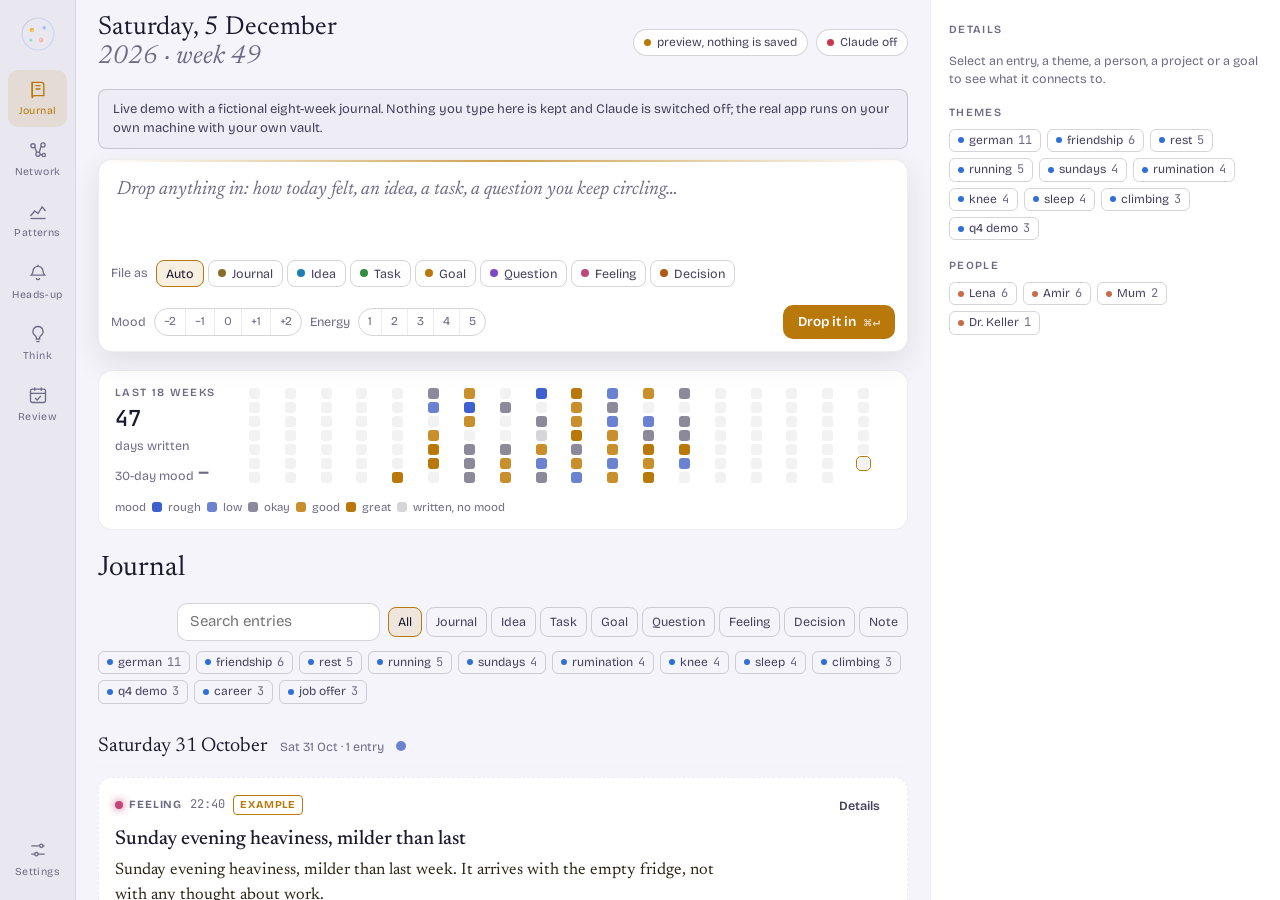
<file: docs/index.html>
<!doctype html>
<html lang="en"><head><meta charset="utf-8"><meta name="viewport" content="width=device-width, initial-scale=1, viewport-fit=cover">
<title>Second Brain</title>
<link rel="preconnect" href="https://fonts.googleapis.com">
<link rel="preconnect" href="https://fonts.gstatic.com" crossorigin>
<link rel="stylesheet" href="https://fonts.googleapis.com/css2?family=Newsreader:ital,opsz,wght@0,6..72,300..700;1,6..72,300..700&family=Bricolage+Grotesque:opsz,wght@12..96,300..800&family=JetBrains+Mono:wght@400;500&display=swap">
<style>
html { color-scheme: dark; } img { max-width: 100%; }
/* ───────────────────────── tokens: dark-first (the night sky), full light theme ───────────────────────── */
:root {
  color-scheme: dark;
  --ground: #0F0E17; --surface: #16152A; --raised: #1E1D36; --sunk: #0B0A12;
  --line: rgba(236,232,246,0.08); --line-strong: rgba(236,232,246,0.18);
  --ink: #ECE8F6; --ink-2: #BDB8D0; --muted: #8A85A3; --paper-ink: #F3ECD8;
  --accent: #F2B134; --accent-ink: #1A1300; --accent-soft: rgba(242,177,52,0.14); --glow: rgba(242,177,52,0.45);
  --good: #7FD1A3; --bad: #F06B7E; --info: #8AB4F8;
  --k-theme: #8AB4F8; --k-person: #F2B8A0; --k-project: #7FD1C8; --k-goal: #F2B134;
  --t-journal: #E7D7B1; --t-idea: #9ED9FF; --t-task: #A7E39C; --t-goal: #F2B134; --t-question: #C9A6F5; --t-feeling: #F7A1C4; --t-decision: #FFD9A0; --t-note: #B9B5C9;
  --m-2: #5B7CDB; --m-1: #7E95D9; --m0: #8C8A9A; --m1: #D9A857; --m2: #F2B134; --m-none: rgba(236,232,246,0.06);
  --shadow: 0 10px 30px rgba(0,0,0,0.35);
  --radius: 14px; --radius-s: 8px;
  --font-ui: "Bricolage Grotesque", "Avenir Next", "Segoe UI", system-ui, sans-serif;
  --font-serif: "Newsreader", "Iowan Old Style", Georgia, serif;
  --font-mono: "JetBrains Mono", "SF Mono", Menlo, Consolas, monospace;
  --rail-w: 76px; --side-w: 350px;
}
@media (prefers-color-scheme: light) {
  :root:not([data-theme="dark"]) {
    color-scheme: light;
    --ground: #F5F4FA; --surface: #FFFFFF; --raised: #EEEDF6; --sunk: #E9E8F1;
    --line: rgba(27,26,46,0.08); --line-strong: rgba(27,26,46,0.18);
    --ink: #1B1A2E; --ink-2: #44415C; --muted: #6E6B85; --paper-ink: #2A2415;
    --accent: #B8780A; --accent-ink: #FFFFFF; --accent-soft: rgba(184,120,10,0.12); --glow: rgba(184,120,10,0.30);
    --good: #1F8A5B; --bad: #C8384F; --info: #2F6FD6;
    --k-theme: #2F6FD6; --k-person: #C96B4B; --k-project: #1F9E92; --k-goal: #B8780A;
    --t-journal: #8A6D2A; --t-idea: #1F7FB5; --t-task: #2F8F3E; --t-goal: #B8780A; --t-question: #7A4BC2; --t-feeling: #C2457A; --t-decision: #B35A12; --t-note: #5E5A74;
    --m-2: #3D5FCF; --m-1: #6A82D0; --m0: #8C8A9A; --m1: #C98F2C; --m2: #B8780A; --m-none: rgba(27,26,46,0.06);
    --shadow: 0 10px 30px rgba(27,26,46,0.10);
  }
}
:root[data-theme="light"] {
  color-scheme: light;
  --ground: #F5F4FA; --surface: #FFFFFF; --raised: #EEEDF6; --sunk: #E9E8F1;
  --line: rgba(27,26,46,0.08); --line-strong: rgba(27,26,46,0.18);
  --ink: #1B1A2E; --ink-2: #44415C; --muted: #6E6B85; --paper-ink: #2A2415;
  --accent: #B8780A; --accent-ink: #FFFFFF; --accent-soft: rgba(184,120,10,0.12); --glow: rgba(184,120,10,0.30);
  --good: #1F8A5B; --bad: #C8384F; --info: #2F6FD6;
  --k-theme: #2F6FD6; --k-person: #C96B4B; --k-project: #1F9E92; --k-goal: #B8780A;
  --t-journal: #8A6D2A; --t-idea: #1F7FB5; --t-task: #2F8F3E; --t-goal: #B8780A; --t-question: #7A4BC2; --t-feeling: #C2457A; --t-decision: #B35A12; --t-note: #5E5A74;
  --m-2: #3D5FCF; --m-1: #6A82D0; --m0: #8C8A9A; --m1: #C98F2C; --m2: #B8780A; --m-none: rgba(27,26,46,0.06);
  --shadow: 0 10px 30px rgba(27,26,46,0.10);
}

/* ───────────────────────── base ───────────────────────── */
html, body { height: 100%; }
body { margin: 0; background: var(--ground); color: var(--ink); font-family: var(--font-ui); font-size: 15px; line-height: 1.45; -webkit-font-smoothing: antialiased; }
* { box-sizing: border-box; }
[hidden] { display: none !important; }
button, input, textarea, select { font: inherit; color: inherit; }
button { cursor: pointer; }
a { color: var(--info); }
::selection { background: var(--accent-soft); }
:focus-visible { outline: 2px solid var(--accent); outline-offset: 2px; border-radius: 4px; }
h1, h2, h3 { margin: 0; text-wrap: balance; font-weight: 500; }
.sr-only { position: absolute; width: 1px; height: 1px; overflow: hidden; clip: rect(0 0 0 0); white-space: nowrap; }
.mono { font-family: var(--font-mono); font-variant-numeric: tabular-nums; }
.serif { font-family: var(--font-serif); }
.muted { color: var(--muted); }
.small { font-size: 12.5px; }
.eyebrow { font-size: 11px; letter-spacing: 0.12em; text-transform: uppercase; color: var(--muted); font-weight: 600; }

/* ───────────────────────── shell ───────────────────────── */
.app { display: grid; grid-template-columns: var(--rail-w) minmax(0, 1fr) var(--side-w); height: 100%; min-height: 100%; }
.rail { display: flex; flex-direction: column; align-items: center; gap: 6px; padding-block: 14px 12px; border-right: 1px solid var(--line); background: var(--sunk); }
.rail .logo { width: 40px; height: 40px; margin-bottom: 10px; display: grid; place-items: center; }
.rail .logo svg { width: 36px; height: 36px; }
.rail nav { display: flex; flex-direction: column; gap: 4px; width: 100%; padding-inline: 8px; }
.rail .tab { display: flex; flex-direction: column; align-items: center; gap: 4px; width: 100%; padding: 9px 4px; border: 0; background: transparent; color: var(--muted); border-radius: 10px; font-size: 10.5px; letter-spacing: 0.04em; }
.rail .tab svg { width: 20px; height: 20px; stroke: currentColor; fill: none; stroke-width: 1.6; }
.rail .tab:hover { color: var(--ink); background: var(--raised); }
.rail .tab[aria-current="page"] { color: var(--accent); background: var(--accent-soft); }
.rail .spacer { flex: 1; }

.main { display: flex; flex-direction: column; min-width: 0; min-height: 0; overflow: hidden; }
.topbar { display: flex; align-items: center; gap: 14px; padding: 14px 22px 8px; }
.topbar .date { font-family: var(--font-serif); font-size: 26px; line-height: 1.1; font-weight: 400; }
.topbar .date em { color: var(--muted); font-style: italic; }
.topbar .right { margin-left: auto; display: flex; gap: 8px; align-items: center; flex-wrap: wrap; justify-content: flex-end; }
.pill { display: inline-flex; align-items: center; gap: 6px; padding: 4px 10px; border-radius: 999px; border: 1px solid var(--line-strong); font-size: 12px; color: var(--ink-2); background: var(--surface); white-space: nowrap; }
.pill .dot { width: 7px; height: 7px; border-radius: 50%; background: var(--muted); }
.pill.on .dot { background: var(--good); box-shadow: 0 0 8px var(--good); }
.pill.off .dot { background: var(--bad); }
.pill.warn .dot { background: var(--accent); }
.scroll { flex: 1; min-height: 0; overflow: auto; padding: 0 22px 60px; scroll-behavior: smooth; }
@media (prefers-reduced-motion: reduce) { .scroll { scroll-behavior: auto; } }

/* ───────────────────────── capture dock ───────────────────────── */
.capture { background: var(--surface); border: 1px solid var(--line); border-radius: var(--radius); box-shadow: var(--shadow); margin: 10px 0 18px; position: relative; overflow: hidden; }
.capture::before { content: ""; position: absolute; inset: 0 0 auto 0; height: 2px; background: linear-gradient(90deg, transparent, var(--accent), transparent); opacity: 0.7; }
.capture textarea { width: 100%; border: 0; background: transparent; resize: none; padding: 16px 18px 6px; font-family: var(--font-serif); font-size: 19px; line-height: 1.45; color: var(--paper-ink); min-height: 64px; max-height: 50vh; outline: none; }
.capture textarea::placeholder { color: var(--muted); font-style: italic; }
.capture .row { display: flex; align-items: center; gap: 8px; padding: 6px 12px 12px; flex-wrap: wrap; }
.capture .row .grow { flex: 1; }
.chip { border: 1px solid var(--line-strong); background: transparent; color: var(--ink-2); border-radius: 999px; padding: 4px 10px; font-size: 12.5px; display: inline-flex; align-items: center; gap: 6px; line-height: 1.2; }
.chip:hover { border-color: var(--ink-2); color: var(--ink); }
.chip[aria-pressed="true"] { background: var(--accent-soft); border-color: var(--accent); color: var(--ink); }
.chip .sw { width: 8px; height: 8px; border-radius: 50%; background: var(--c, var(--muted)); }
.dial { display: inline-flex; border: 1px solid var(--line-strong); border-radius: 999px; overflow: hidden; }
.dial button { border: 0; background: transparent; padding: 4px 9px; font-size: 12px; color: var(--muted); border-right: 1px solid var(--line); }
.dial button:last-child { border-right: 0; }
.dial button[aria-pressed="true"] { background: var(--raised); color: var(--ink); font-weight: 600; }
.btn { border: 1px solid var(--line-strong); background: var(--raised); color: var(--ink); border-radius: 10px; padding: 8px 14px; font-weight: 600; font-size: 13.5px; display: inline-flex; align-items: center; gap: 8px; line-height: 1.2; }
.btn:hover { border-color: var(--ink-2); }
.btn:disabled { opacity: 0.5; cursor: default; }
.btn.primary { background: var(--accent); color: var(--accent-ink); border-color: transparent; box-shadow: 0 0 0 0 var(--glow); }
.btn.primary:hover { box-shadow: 0 0 18px var(--glow); }
.btn.ghost { background: transparent; border-color: transparent; color: var(--ink-2); }
.btn.ghost:hover { background: var(--raised); color: var(--ink); }
.btn.danger { color: var(--bad); }
.btn.sm { padding: 5px 10px; font-size: 12.5px; border-radius: 8px; }
.capture .status { font-size: 12.5px; color: var(--muted); display: flex; align-items: center; gap: 8px; min-height: 18px; }
.capture .status.busy::before { content: ""; width: 10px; height: 10px; border-radius: 50%; border: 2px solid var(--accent); border-right-color: transparent; animation: spin 0.9s linear infinite; }
@keyframes spin { to { transform: rotate(360deg); } }
.capture .attach { display: flex; gap: 8px; padding: 0 12px 10px; flex-wrap: wrap; }
.capture .attach img { height: 56px; border-radius: 8px; border: 1px solid var(--line); }
.banner { border: 1px solid var(--line-strong); background: var(--raised); border-radius: var(--radius-s); padding: 10px 14px; font-size: 13px; color: var(--ink-2); margin: 10px 0; display: flex; gap: 10px; align-items: center; }
.banner.warn { border-color: var(--accent); }

/* ───────────────────────── views ───────────────────────── */
.view { display: none; }
.view.active { display: block; }
.view-head { display: flex; align-items: baseline; gap: 14px; margin: 6px 0 14px; flex-wrap: wrap; }
.view-head h2 { font-family: var(--font-serif); font-size: 28px; font-weight: 400; }
.view-head .tools { margin-left: auto; display: flex; gap: 8px; align-items: center; flex-wrap: wrap; }
.search { background: var(--surface); border: 1px solid var(--line-strong); border-radius: 10px; padding: 7px 12px; min-width: 200px; color: var(--ink); }
.search:focus { border-color: var(--accent); outline: none; }

/* journal */
.ribbon { display: grid; grid-template-columns: auto 1fr; gap: 10px 14px; background: var(--surface); border: 1px solid var(--line); border-radius: var(--radius); padding: 14px 16px; margin-bottom: 18px; align-items: center; }
.ribbon .grid { display: grid; grid-auto-flow: column; grid-template-rows: repeat(7, 11px); gap: 3px; overflow-x: auto; padding-bottom: 2px; }
.ribbon .cell { width: 11px; height: 11px; border-radius: 3px; background: var(--m-none); border: 0; padding: 0; cursor: pointer; }
.ribbon .cell[data-m="-2"] { background: var(--m-2); } .ribbon .cell[data-m="-1"] { background: var(--m-1); } .ribbon .cell[data-m="0"] { background: var(--m0); } .ribbon .cell[data-m="1"] { background: var(--m1); } .ribbon .cell[data-m="2"] { background: var(--m2); }
.ribbon .cell[data-has="1"][data-m="none"] { background: var(--line-strong); }
.ribbon .cell.today { outline: 1px solid var(--accent); outline-offset: 1px; }
.ribbon .legend { display: flex; gap: 6px; align-items: center; font-size: 11.5px; color: var(--muted); grid-column: 1 / -1; flex-wrap: wrap; }
.ribbon .legend i { width: 10px; height: 10px; border-radius: 3px; display: inline-block; }
.ribbon .stats { display: flex; flex-direction: column; gap: 2px; min-width: 120px; }
.ribbon .stats b { font-family: var(--font-mono); font-size: 22px; font-weight: 500; }
.day { margin: 22px 0 10px; display: flex; align-items: baseline; gap: 12px; position: sticky; top: 0; background: linear-gradient(var(--ground) 80%, transparent); padding: 6px 0; z-index: 2; }
.day h3 { font-family: var(--font-serif); font-size: 20px; font-weight: 400; }
.day .meta { color: var(--muted); font-size: 12.5px; }
.day .mood { width: 10px; height: 10px; border-radius: 50%; display: inline-block; }
.cards { display: flex; flex-direction: column; gap: 12px; }
.card { background: var(--surface); border: 1px solid var(--line); border-radius: var(--radius); padding: 14px 16px 12px; position: relative; transition: border-color .15s, transform .15s; }
.card:hover { border-color: var(--line-strong); }
.card.selected { border-color: var(--accent); box-shadow: 0 0 0 1px var(--accent) inset; }
.card.example { border-style: dashed; }
.card .top { display: flex; align-items: center; gap: 8px; flex-wrap: wrap; margin-bottom: 6px; }
.type { display: inline-flex; align-items: center; gap: 6px; font-size: 11px; letter-spacing: 0.08em; text-transform: uppercase; font-weight: 700; color: var(--muted); }
.type i { width: 8px; height: 8px; border-radius: 50%; background: var(--c); box-shadow: 0 0 8px var(--c); }
.card .time { font-family: var(--font-mono); font-size: 12px; color: var(--muted); }
.card .title { font-family: var(--font-serif); font-size: 20px; font-weight: 500; color: var(--ink); margin: 2px 0 4px; }
.card .text { font-family: var(--font-serif); font-size: 16.5px; line-height: 1.55; color: var(--paper-ink); white-space: pre-wrap; max-width: 68ch; }
.card .text.clamp { max-height: 9.4em; overflow: hidden; -webkit-mask-image: linear-gradient(#000 70%, transparent); mask-image: linear-gradient(#000 70%, transparent); }
.card .more { background: none; border: 0; color: var(--info); padding: 2px 0; font-size: 12.5px; }
.card .summary { color: var(--ink-2); font-size: 13.5px; margin-top: 6px; }
.tags { display: flex; gap: 6px; flex-wrap: wrap; margin-top: 10px; }
.tag { font-size: 12px; border-radius: 6px; padding: 2px 8px; border: 1px solid var(--line-strong); color: var(--ink-2); background: transparent; display: inline-flex; gap: 5px; align-items: center; }
.tag i { width: 6px; height: 6px; border-radius: 50%; background: var(--c); }
.tag:hover { border-color: var(--c); color: var(--ink); }
.gauges { display: flex; gap: 14px; margin-top: 10px; align-items: center; flex-wrap: wrap; }
.gauge { display: inline-flex; align-items: center; gap: 6px; font-size: 12px; color: var(--muted); }
.gauge .segs { display: inline-flex; gap: 2px; }
.gauge .segs i { width: 9px; height: 9px; border-radius: 2px; background: var(--m-none); }
.gauge .segs i.on { background: var(--c); }
.gauge .segs i.ai { background: transparent; border: 1px solid var(--c); }
.list { margin: 10px 0 0; padding: 0; list-style: none; display: flex; flex-direction: column; gap: 5px; }
.list li { display: flex; align-items: flex-start; gap: 8px; font-size: 14px; }
.list li label { display: flex; gap: 8px; align-items: flex-start; cursor: pointer; }
.list li input[type="checkbox"] { accent-color: var(--accent); margin-top: 3px; }
.list li.done span { text-decoration: line-through; color: var(--muted); }
.q { color: var(--t-question); }
.proposals { margin-top: 10px; display: flex; flex-direction: column; gap: 6px; }
.proposal { display: flex; gap: 8px; align-items: center; font-size: 13px; background: var(--raised); border-radius: 8px; padding: 6px 10px; flex-wrap: wrap; }
.proposal .why { color: var(--muted); }
.proposal .to { color: var(--ink); font-weight: 600; }
.followup { margin-top: 10px; font-family: var(--font-serif); font-style: italic; color: var(--ink-2); font-size: 15px; display: flex; gap: 10px; align-items: center; flex-wrap: wrap; }
.card .actions { display: flex; gap: 4px; margin-top: 8px; flex-wrap: wrap; }
.card .actions .btn.ghost { font-size: 12.5px; padding: 4px 8px; }
.badge { font-size: 10.5px; letter-spacing: 0.08em; text-transform: uppercase; font-weight: 700; color: var(--accent); border: 1px solid var(--accent); border-radius: 4px; padding: 1px 6px; }
.badge.soft { color: var(--muted); border-color: var(--line-strong); }
.empty { text-align: center; color: var(--muted); padding: 40px 20px; font-family: var(--font-serif); font-size: 18px; font-style: italic; }
.welcome { background: var(--surface); border: 1px solid var(--line); border-radius: var(--radius); padding: 22px 24px; margin-bottom: 20px; }
.welcome h3 { font-family: var(--font-serif); font-size: 24px; font-weight: 400; margin-bottom: 8px; }
.welcome p { color: var(--ink-2); max-width: 64ch; margin: 6px 0; }
.welcome .prompts { display: flex; gap: 8px; flex-wrap: wrap; margin-top: 12px; }

/* network */
.net-wrap { position: relative; height: calc(100vh - 230px); min-height: 460px; border: 1px solid var(--line); border-radius: var(--radius); overflow: hidden; background: radial-gradient(ellipse at 30% 20%, rgba(138,180,248,0.07), transparent 55%), radial-gradient(ellipse at 75% 75%, rgba(242,177,52,0.06), transparent 50%), var(--sunk); }
.net-wrap canvas { display: block; width: 100%; height: 100%; cursor: grab; touch-action: none; }
.net-wrap canvas.grabbing { cursor: grabbing; }
.net-tools { position: absolute; top: 12px; left: 12px; display: flex; gap: 6px; flex-wrap: wrap; max-width: calc(100% - 24px); }
.net-tools .chip { background: var(--surface); }
.net-legend { position: absolute; bottom: 12px; left: 12px; display: flex; gap: 10px; flex-wrap: wrap; font-size: 11.5px; color: var(--ink-2); background: color-mix(in srgb, var(--surface) 85%, transparent); padding: 6px 10px; border-radius: 8px; border: 1px solid var(--line); }
.net-legend i { width: 9px; height: 9px; border-radius: 50%; display: inline-block; background: var(--c); margin-right: 5px; vertical-align: -1px; }
.net-tip { position: absolute; pointer-events: none; background: var(--surface); border: 1px solid var(--line-strong); border-radius: 8px; padding: 6px 10px; font-size: 12.5px; box-shadow: var(--shadow); max-width: 260px; display: none; z-index: 3; }
.net-tip b { display: block; font-family: var(--font-serif); font-size: 14.5px; font-weight: 500; }
.net-empty { position: absolute; inset: 0; display: grid; place-items: center; color: var(--muted); font-family: var(--font-serif); font-style: italic; font-size: 18px; pointer-events: none; }

/* patterns */
.tiles { display: grid; grid-template-columns: repeat(auto-fit, minmax(150px, 1fr)); gap: 10px; margin-bottom: 14px; }
.tile { background: var(--surface); border: 1px solid var(--line); border-radius: var(--radius-s); padding: 12px 14px; }
.tile .v { font-family: var(--font-mono); font-size: 26px; font-weight: 500; line-height: 1.1; }
.tile .l { font-size: 12px; color: var(--muted); margin-top: 4px; }
.panels { display: grid; grid-template-columns: repeat(auto-fit, minmax(320px, 1fr)); gap: 14px; }
.panel { background: var(--surface); border: 1px solid var(--line); border-radius: var(--radius); padding: 14px 16px; min-width: 0; }
.panel.wide { grid-column: 1 / -1; }
.panel h3 { font-family: var(--font-serif); font-size: 19px; font-weight: 500; margin-bottom: 4px; }
.panel .sub { color: var(--muted); font-size: 12.5px; margin-bottom: 10px; }
.panel svg { width: 100%; height: auto; display: block; overflow: visible; }
.statement { font-family: var(--font-serif); font-size: 16px; line-height: 1.5; color: var(--paper-ink); padding: 8px 0; border-top: 1px solid var(--line); }
.statement:first-of-type { border-top: 0; }
.statement .n { font-family: var(--font-mono); font-size: 11.5px; color: var(--muted); margin-left: 6px; }
.conf { font-size: 10.5px; letter-spacing: 0.06em; text-transform: uppercase; color: var(--muted); border: 1px solid var(--line-strong); border-radius: 4px; padding: 0 5px; margin-left: 6px; vertical-align: 2px; }
.trend { display: grid; grid-template-columns: minmax(90px, 1fr) 70px 1fr; gap: 6px 10px; align-items: center; font-size: 13.5px; }
.trend .bar { height: 8px; border-radius: 4px; background: var(--raised); overflow: hidden; }
.trend .bar i { display: block; height: 100%; background: var(--k-theme); }
.trend .d { font-family: var(--font-mono); font-size: 12px; text-align: right; }
.trend .up { color: var(--good); } .trend .down { color: var(--bad); }
.loops li { padding: 6px 0; border-top: 1px solid var(--line); font-size: 14px; display: flex; gap: 8px; align-items: baseline; }
.loops li:first-child { border-top: 0; }
.loops .age { font-family: var(--font-mono); font-size: 11.5px; color: var(--muted); margin-left: auto; white-space: nowrap; }
.ai-box { border: 1px dashed var(--line-strong); border-radius: var(--radius-s); padding: 12px 14px; margin-top: 10px; }
.ai-box .head { display: flex; align-items: center; gap: 8px; margin-bottom: 6px; }
.ai-box .head .spark { color: var(--accent); }
.prose { font-family: var(--font-serif); font-size: 16px; line-height: 1.55; color: var(--paper-ink); white-space: pre-wrap; }
.prose.sm { font-size: 15px; }

/* think */
.think-layout { display: grid; grid-template-columns: 220px minmax(0, 1fr); gap: 16px; }
.threads { display: flex; flex-direction: column; gap: 6px; }
.thread-item { text-align: left; background: var(--surface); border: 1px solid var(--line); border-radius: 10px; padding: 10px 12px; }
.thread-item[aria-current="true"] { border-color: var(--accent); }
.thread-item b { display: block; font-family: var(--font-serif); font-weight: 500; font-size: 15px; }
.thread-item span { font-size: 12px; color: var(--muted); }
.stages { display: flex; gap: 4px; flex-wrap: wrap; margin: 6px 0 14px; }
.stage { font-size: 12px; padding: 4px 10px; border-radius: 999px; border: 1px solid var(--line-strong); color: var(--muted); background: transparent; }
.stage.done { color: var(--ink-2); border-color: var(--ink-2); }
.stage.now { color: var(--accent-ink); background: var(--accent); border-color: transparent; font-weight: 700; }
.chain { position: relative; padding-left: 26px; display: flex; flex-direction: column; gap: 12px; }
.chain::before { content: ""; position: absolute; left: 8px; top: 8px; bottom: 8px; width: 2px; background: linear-gradient(var(--line-strong), var(--accent)); }
.step { position: relative; background: var(--surface); border: 1px solid var(--line); border-radius: var(--radius); padding: 12px 14px; }
.step::before { content: ""; position: absolute; left: -22px; top: 16px; width: 10px; height: 10px; border-radius: 50%; background: var(--raised); border: 2px solid var(--line-strong); }
.step.claude::before { background: var(--accent); border-color: var(--accent); box-shadow: 0 0 10px var(--glow); }
.step .who { font-size: 11px; letter-spacing: 0.1em; text-transform: uppercase; color: var(--muted); font-weight: 700; margin-bottom: 4px; display: flex; gap: 8px; align-items: center; }
.step .body { font-family: var(--font-serif); font-size: 17px; line-height: 1.5; color: var(--paper-ink); white-space: pre-wrap; }
.step.claude .body { font-style: italic; }
.compose { display: flex; flex-direction: column; gap: 8px; margin-top: 12px; }
.compose textarea { width: 100%; background: var(--surface); border: 1px solid var(--line-strong); border-radius: 10px; padding: 12px 14px; font-family: var(--font-serif); font-size: 17px; min-height: 90px; resize: vertical; color: var(--paper-ink); }
.compose .row { display: flex; gap: 8px; flex-wrap: wrap; align-items: center; }
.outcome { background: var(--raised); border-radius: var(--radius); padding: 14px 16px; border: 1px solid var(--accent); }
.outcome h4 { margin: 0 0 6px; font-family: var(--font-serif); font-weight: 500; font-size: 18px; }
.outcome dl { display: grid; grid-template-columns: 110px 1fr; gap: 6px 12px; font-size: 14px; margin: 0; }
.outcome dt { color: var(--muted); } .outcome dd { margin: 0; font-family: var(--font-serif); font-size: 15.5px; color: var(--paper-ink); }

/* review */
.weeks { display: flex; gap: 6px; flex-wrap: wrap; margin-bottom: 14px; }
.review-grid { display: grid; grid-template-columns: repeat(auto-fit, minmax(260px, 1fr)); gap: 12px; margin-top: 12px; }
.review-grid .panel ul { margin: 0; padding-left: 18px; font-size: 14.5px; line-height: 1.5; }
.headline { font-family: var(--font-serif); font-size: 26px; font-weight: 400; line-height: 1.25; margin: 6px 0 10px; }
.goal { background: var(--surface); border: 1px solid var(--line); border-radius: var(--radius-s); padding: 10px 12px; display: grid; gap: 6px; }
.goal .bar { height: 6px; border-radius: 3px; background: var(--raised); overflow: hidden; }
.goal .bar i { display: block; height: 100%; background: var(--k-goal); }
.goal .row { display: flex; gap: 8px; align-items: center; flex-wrap: wrap; }
.goal input[type="range"] { accent-color: var(--accent); flex: 1; min-width: 100px; }
.goals { display: grid; grid-template-columns: repeat(auto-fit, minmax(260px, 1fr)); gap: 10px; }

/* settings */
.form { display: grid; gap: 14px; max-width: 720px; }
.form label { display: grid; gap: 6px; font-size: 13px; color: var(--ink-2); }
.form textarea, .form input[type="text"], .form select { background: var(--surface); border: 1px solid var(--line-strong); border-radius: 10px; padding: 10px 12px; color: var(--ink); width: 100%; }
.form textarea { min-height: 110px; font-family: var(--font-serif); font-size: 15.5px; }
.form .row { display: flex; gap: 8px; flex-wrap: wrap; align-items: center; }

/* side panel */
.side { border-left: 1px solid var(--line); background: var(--surface); min-height: 0; overflow: auto; padding: 18px 18px 40px; }
.side .eyebrow { margin-bottom: 8px; }
.side h3 { font-family: var(--font-serif); font-size: 22px; font-weight: 500; margin-bottom: 6px; }
.side .kv { display: grid; grid-template-columns: 90px 1fr; gap: 6px 10px; font-size: 13px; margin: 10px 0; }
.side .kv dt { color: var(--muted); } .side .kv dd { margin: 0; }
.side .mini { display: flex; flex-direction: column; gap: 8px; margin-top: 10px; }
.mini-card { border: 1px solid var(--line); border-radius: 10px; padding: 8px 10px; background: var(--ground); cursor: pointer; }
.mini-card:hover { border-color: var(--line-strong); }
.mini-card b { font-family: var(--font-serif); font-weight: 500; display: block; font-size: 14.5px; }
.mini-card span { font-size: 12px; color: var(--muted); }
.side .close { display: none; }

/* modal + toast */
.modal-bg { position: fixed; inset: 0; background: rgba(5,4,10,0.6); display: none; align-items: center; justify-content: center; z-index: 50; padding: 16px; }
.modal-bg.open { display: flex; }
.modal { background: var(--surface); border: 1px solid var(--line-strong); border-radius: 16px; width: min(720px, 100%); max-height: 90vh; overflow: auto; padding: 20px 22px; box-shadow: var(--shadow); }
.modal h3 { font-family: var(--font-serif); font-size: 22px; font-weight: 500; margin-bottom: 12px; }
.modal .form { max-width: none; }
.modal .foot { display: flex; gap: 8px; justify-content: flex-end; margin-top: 16px; flex-wrap: wrap; }
.seg { display: inline-flex; gap: 4px; flex-wrap: wrap; }
.seg button { border: 1px solid var(--line-strong); background: transparent; color: var(--ink-2); border-radius: 8px; padding: 5px 9px; font-size: 12.5px; }
.seg button[aria-pressed="true"] { background: var(--accent-soft); border-color: var(--accent); color: var(--ink); }
.toasts { position: fixed; bottom: 18px; left: 50%; transform: translateX(-50%); display: flex; flex-direction: column; gap: 8px; z-index: 60; width: min(520px, calc(100% - 32px)); }
.toast { background: var(--raised); border: 1px solid var(--line-strong); border-radius: 10px; padding: 10px 14px; font-size: 13.5px; box-shadow: var(--shadow); display: flex; gap: 10px; align-items: center; animation: rise .25s ease-out; }
.toast.bad { border-color: var(--bad); } .toast.good { border-color: var(--good); }
@keyframes rise { from { opacity: 0; transform: translateY(8px); } to { opacity: 1; transform: none; } }
.fab { display: none; }

/* ───────────────────────── responsive ───────────────────────── */
@media (max-width: 1120px) {
  .app { grid-template-columns: var(--rail-w) minmax(0, 1fr); }
  .side { position: fixed; top: 0; right: 0; bottom: 0; width: min(420px, 100%); transform: translateX(100%); transition: transform .2s ease; z-index: 40; box-shadow: var(--shadow); }
  .side.open { transform: none; }
  .side .close { display: inline-flex; float: right; }
}
@media (max-width: 720px) {
  :root { --rail-w: 0px; }
  .app { grid-template-columns: minmax(0, 1fr); grid-template-rows: minmax(0, 1fr) auto; }
  .rail { flex-direction: row; border-right: 0; border-top: 1px solid var(--line); padding: 6px 8px calc(6px + env(safe-area-inset-bottom, 0px)); order: 2; }
  .rail .logo, .rail .spacer { display: none; }
  .rail nav { flex-direction: row; justify-content: space-around; padding: 0; flex: 1; }
  .rail .rail-foot { flex: 0 0 auto; }
  .rail .tab { font-size: 9.5px; }
  .rail .tab { padding: 6px 2px; }
  .topbar { padding: 12px 16px 6px; }
  .topbar .date { font-size: 20px; }
  .scroll { padding: 0 16px 24px; }
  .think-layout { grid-template-columns: 1fr; }
  .net-wrap { height: 70vh; }
  .capture textarea { font-size: 17px; }
  .fab { display: grid; place-items: center; position: fixed; right: 16px; bottom: calc(76px + env(safe-area-inset-bottom, 0px)); width: 52px; height: 52px; border-radius: 50%; background: var(--accent); color: var(--accent-ink); border: 0; box-shadow: 0 0 20px var(--glow); font-size: 26px; z-index: 30; }
}
@media (prefers-reduced-motion: reduce) {
  * { animation: none !important; transition: none !important; }
}

/* constellations */
.clusters { display: grid; grid-template-columns: repeat(auto-fit, minmax(280px, 1fr)); gap: 10px; }
.cluster { border: 1px solid var(--line); border-radius: var(--radius-s); padding: 10px 12px; background: var(--ground); display: grid; gap: 6px; }
.cluster .row { display: flex; align-items: center; gap: 8px; flex-wrap: wrap; }
.cluster b.serif { font-size: 16px; font-weight: 500; }
.cluster .tags { margin-top: 2px; }
/* heads-up */
.flags { display: grid; gap: 8px; }
.flag { display: grid; grid-template-columns: auto 1fr; gap: 10px; align-items: start; border: 1px solid var(--line); border-radius: var(--radius-s); padding: 10px 12px; background: var(--surface); }
.flag .lvl { font-size: 10.5px; letter-spacing: 0.08em; text-transform: uppercase; font-weight: 700; padding: 2px 7px; border-radius: 4px; margin-top: 2px; white-space: nowrap; }
.flag.warning .lvl { color: var(--bad); border: 1px solid var(--bad); }
.flag.watch .lvl { color: var(--accent); border: 1px solid var(--accent); }
.flag.good .lvl { color: var(--good); border: 1px solid var(--good); }
.flag .t { font-family: var(--font-serif); font-size: 16px; line-height: 1.45; color: var(--paper-ink); }
.flag .ev { font-size: 12.5px; color: var(--muted); margin-top: 3px; }
.hu-state { font-family: var(--font-serif); font-size: 19px; line-height: 1.5; color: var(--paper-ink); max-width: 70ch; }
.hu-grid { display: grid; grid-template-columns: repeat(auto-fit, minmax(280px, 1fr)); gap: 12px; margin-top: 12px; }
.hu-grid .panel ul { margin: 0; padding-left: 18px; font-size: 14.5px; line-height: 1.5; }
.switch { display: inline-flex; align-items: center; gap: 8px; font-size: 13px; color: var(--ink-2); cursor: pointer; }
.switch input { accent-color: var(--accent); }
</style></head><body>
<div class="app" id="app">
  <aside class="rail" aria-label="Sections">
    <div class="logo" title="Second Brain">
      <svg viewBox="0 0 36 36" aria-hidden="true"><defs><radialGradient id="lg" cx="40%" cy="35%"><stop offset="0" stop-color="#F2B134"/><stop offset="1" stop-color="#8AB4F8" stop-opacity="0.5"/></radialGradient></defs>
        <circle cx="18" cy="18" r="16" fill="none" stroke="url(#lg)" stroke-width="1.2" opacity="0.7"/>
        <circle cx="12" cy="14" r="2.2" fill="#F2B134"/><circle cx="24" cy="12" r="1.7" fill="#8AB4F8"/><circle cx="21" cy="24" r="2.4" fill="#F2B8A0"/><circle cx="11" cy="24" r="1.5" fill="#7FD1C8"/>
        <path d="M12 14 L24 12 M12 14 L21 24 M24 12 L21 24 M11 24 L21 24 M11 24 L12 14" stroke="#ECE8F6" stroke-opacity="0.5" stroke-width="0.9" fill="none"/></svg>
    </div>
    <nav>
      <button class="tab" data-view="journal" aria-current="page"><svg viewBox="0 0 24 24"><path d="M5 4h11a3 3 0 0 1 3 3v13H8a3 3 0 0 0-3 3z"/><path d="M5 4v16M9 8h6M9 12h6"/></svg>Journal</button>
      <button class="tab" data-view="network"><svg viewBox="0 0 24 24"><circle cx="6" cy="7" r="2.5"/><circle cx="18" cy="6" r="2.5"/><circle cx="12" cy="17" r="2.5"/><circle cx="19" cy="18" r="2"/><path d="M8 8.3l2.5 6.4M15.8 7.2l-2.3 7.6M14.4 17.3l2.7.5"/></svg>Network</button>
      <button class="tab" data-view="patterns"><svg viewBox="0 0 24 24"><path d="M3 18l5-6 4 3 5-8 4 5"/><path d="M3 21h18"/></svg>Patterns</button>
      <button class="tab" data-view="headsup"><svg viewBox="0 0 24 24"><path d="M12 4a6 6 0 0 1 6 6c0 2.5 1 3.5 2 4.5H4c1-1 2-2 2-4.5a6 6 0 0 1 6-6z"/><path d="M10 18a2 2 0 0 0 4 0M12 2v2"/></svg>Heads-up</button>
      <button class="tab" data-view="think"><svg viewBox="0 0 24 24"><path d="M12 3a6 6 0 0 0-3.5 10.9c.9.7 1.5 1.6 1.5 2.6V18h4v-1.5c0-1 .6-1.9 1.5-2.6A6 6 0 0 0 12 3z"/><path d="M10 21h4"/></svg>Think</button>
      <button class="tab" data-view="review"><svg viewBox="0 0 24 24"><rect x="3" y="5" width="18" height="16" rx="2"/><path d="M3 10h18M8 3v4M16 3v4M8.5 15.5l2.5 2.5 4.5-5"/></svg>Review</button>
    </nav>
    <div class="spacer"></div>
    <nav class="rail-foot">
      <button class="tab" data-view="settings"><svg viewBox="0 0 24 24"><path d="M4 7h10M18 7h2M4 17h4M12 17h8"/><circle cx="16" cy="7" r="2"/><circle cx="10" cy="17" r="2"/></svg>Settings</button>
    </nav>
  </aside>

  <main class="main">
    <header class="topbar">
      <div class="date" id="topDate"></div>
      <div class="right" id="topRight"></div>
    </header>
    <div class="scroll" id="scroll">
      <div id="banner"></div>

      <section class="capture" id="capture" aria-label="Capture">
        <label class="sr-only" for="capText">Write anything</label>
        <textarea id="capText" rows="2" placeholder="Drop anything in: how today felt, an idea, a task, a question you keep circling…"></textarea>
        <div class="attach" id="capAttach"></div>
        <div class="row">
          <span class="muted small">File as</span>
          <div class="seg" id="capTypes">
            <button class="chip" data-ctype="" aria-pressed="true">Auto</button>
            <button class="chip" data-ctype="journal"><i class="sw" style="--c:var(--t-journal)"></i>Journal</button>
            <button class="chip" data-ctype="idea"><i class="sw" style="--c:var(--t-idea)"></i>Idea</button>
            <button class="chip" data-ctype="task"><i class="sw" style="--c:var(--t-task)"></i>Task</button>
            <button class="chip" data-ctype="goal"><i class="sw" style="--c:var(--t-goal)"></i>Goal</button>
            <button class="chip" data-ctype="question"><i class="sw" style="--c:var(--t-question)"></i>Question</button>
            <button class="chip" data-ctype="feeling"><i class="sw" style="--c:var(--t-feeling)"></i>Feeling</button>
            <button class="chip" data-ctype="decision"><i class="sw" style="--c:var(--t-decision)"></i>Decision</button>
          </div>
        </div>
        <div class="row">
          <span class="muted small">Mood</span>
          <div class="dial" id="capMood" role="group" aria-label="Mood">
            <button data-mood="-2" title="Rough">−2</button><button data-mood="-1" title="Low">−1</button><button data-mood="0" title="Okay">0</button><button data-mood="1" title="Good">+1</button><button data-mood="2" title="Great">+2</button>
          </div>
          <span class="muted small">Energy</span>
          <div class="dial" id="capEnergy" role="group" aria-label="Energy">
            <button data-energy="1">1</button><button data-energy="2">2</button><button data-energy="3">3</button><button data-energy="4">4</button><button data-energy="5">5</button>
          </div>
          <button class="btn ghost sm" id="capImg" hidden>Attach image</button>
          <div class="grow"></div>
          <div class="status" id="capStatus"></div>
          <button class="btn primary" id="capSubmit">Drop it in <span class="mono small" style="opacity:.7">⌘↵</span></button>
        </div>
      </section>

      <section class="view active" id="view-journal" aria-label="Journal"></section>
      <section class="view" id="view-network" aria-label="Network"></section>
      <section class="view" id="view-patterns" aria-label="Patterns"></section>
      <section class="view" id="view-headsup" aria-label="Heads-up"></section>
      <section class="view" id="view-think" aria-label="Think it through"></section>
      <section class="view" id="view-review" aria-label="Review"></section>
      <section class="view" id="view-settings" aria-label="Settings"></section>
    </div>
  </main>

  <aside class="side" id="side" aria-label="Details"></aside>
</div>
<button class="fab" id="fab" aria-label="Write">+</button>
<div class="modal-bg" id="modal" role="dialog" aria-modal="true"><div class="modal" id="modalBox"></div></div>
<div class="toasts" id="toasts" aria-live="polite"></div>
<input type="file" id="fileImg" accept="image/png,image/jpeg,image/webp,image/gif" hidden>
<input type="file" id="fileJson" accept="application/json,.json" hidden>

<script>window.SB_DEMO = {"app": "second-brain", "version": 2, "exportedAt": "2026-10-31T09:00:00.000Z", "entries": [{"id": "e_1a078730900", "createdAt": "2026-09-06T22:40:00.000Z", "updatedAt": "2026-09-06T22:40:00.000Z", "ts": 1788727200000, "date": "2026-09-06", "time": "22:40", "type": "journal", "title": "Ran 10 km along the lake", "text": "Ran 10 km along the lake with Lena. Knee quiet.", "summary": "", "mood": {"ai": 2, "user": null, "evidence": "Ran 10 km along the lake"}, "energy": {"ai": 5, "user": null, "evidence": ""}, "themes": ["running", "friendship"], "themeEvidence": {"running": "Ran 10 km along the lake"}, "domains": ["health & body", "friends & social"], "people": ["Lena"], "projects": [], "goals": ["g_half"], "tasks": [], "questions": [], "links": [], "followup": null, "attachments": [], "filing": "done", "edited": false, "example": true}, {"id": "e_1a07b6aec40", "createdAt": "2026-09-07T12:30:00.000Z", "updatedAt": "2026-09-07T12:30:00.000Z", "ts": 1788777000000, "date": "2026-09-07", "time": "12:30", "type": "journal", "title": "Spent the day on the perception", "text": "Spent the day on the perception pipeline; two bugs fewer than yesterday.", "summary": "", "mood": {"ai": 0, "user": null, "evidence": "Spent the day on the perception"}, "energy": {"ai": 2, "user": null, "evidence": ""}, "themes": ["perception pipeline", "debugging"], "themeEvidence": {"perception pipeline": "Spent the day on the perception"}, "domains": ["work & career"], "people": [], "projects": ["Q4 demo"], "goals": [], "tasks": [], "questions": [], "links": [], "followup": null, "attachments": [], "filing": "done", "edited": false, "example": true}, {"id": "e_1a0826d5b40", "createdAt": "2026-09-08T21:10:00.000Z", "updatedAt": "2026-09-08T21:10:00.000Z", "ts": 1788894600000, "date": "2026-09-08", "time": "21:10", "type": "note", "title": "German practice, 25 minutes on the", "text": "German practice, 25 minutes on the tram. Dative still slippery.", "summary": "", "mood": {"ai": -1, "user": null, "evidence": "German practice, 25 minutes on the"}, "energy": {"ai": 2, "user": null, "evidence": ""}, "themes": ["german"], "themeEvidence": {"german": "German practice, 25 minutes on the"}, "domains": ["learning & projects"], "people": [], "projects": ["German B1"], "goals": ["g_german"], "tasks": [], "questions": [], "links": [], "followup": null, "attachments": [], "filing": "done", "edited": false, "example": true}, {"id": "e_1a08ade0040", "createdAt": "2026-09-10T12:30:00.000Z", "updatedAt": "2026-09-10T12:30:00.000Z", "ts": 1789036200000, "date": "2026-09-10", "time": "12:30", "type": "note", "title": "Birdsong classifier: labelled forty clips on", "text": "Birdsong classifier: labelled forty clips on the train.", "summary": "", "mood": {"ai": 1, "user": null, "evidence": "Birdsong classifier: labelled forty clips on"}, "energy": {"ai": 3, "user": null, "evidence": ""}, "themes": ["birdsong classifier", "side project"], "themeEvidence": {"birdsong classifier": "Birdsong classifier: labelled forty clips on"}, "domains": ["learning & projects", "creativity"], "people": [], "projects": ["Birdsong classifier"], "goals": ["g_bird"], "tasks": [], "questions": [], "links": [], "followup": null, "attachments": [], "filing": "done", "edited": false, "example": true}, {"id": "e_1a09144cb80", "createdAt": "2026-09-11T18:20:00.000Z", "updatedAt": "2026-09-11T18:20:00.000Z", "ts": 1789143600000, "date": "2026-09-11", "time": "18:20", "type": "journal", "title": "Climbing with Lena after work. Forearms", "text": "Climbing with Lena after work. Forearms gone, mood up.", "summary": "", "mood": {"ai": 2, "user": null, "evidence": "Climbing with Lena after work. Forearms"}, "energy": {"ai": 4, "user": null, "evidence": ""}, "themes": ["climbing", "friendship"], "themeEvidence": {"climbing": "Climbing with Lena after work. Forearms"}, "domains": ["health & body", "friends & social"], "people": ["Lena"], "projects": [], "goals": [], "tasks": [], "questions": [], "links": [], "followup": null, "attachments": [], "filing": "done", "edited": false, "example": true}, {"id": "e_1a094213780", "createdAt": "2026-09-12T07:40:00.000Z", "updatedAt": "2026-09-12T07:40:00.000Z", "ts": 1789191600000, "date": "2026-09-12", "time": "07:40", "type": "journal", "title": "Slow Sunday: read in bed, laundry", "text": "Slow Sunday: read in bed, laundry, fifteen minutes of German. Nothing heavy tonight.", "summary": "", "mood": {"ai": 2, "user": null, "evidence": "Slow Sunday: read in bed, laundry"}, "energy": {"ai": 3, "user": null, "evidence": ""}, "themes": ["rest", "german"], "themeEvidence": {"rest": "Slow Sunday: read in bed, laundry"}, "domains": ["leisure", "learning & projects"], "people": [], "projects": ["German B1"], "goals": ["g_german"], "tasks": [], "questions": [], "links": [], "followup": null, "attachments": [], "filing": "done", "edited": false, "example": true}, {"id": "e_1a09e64c7c0", "createdAt": "2026-09-14T07:30:00.000Z", "updatedAt": "2026-09-14T07:30:00.000Z", "ts": 1789363800000, "date": "2026-09-14", "time": "07:30", "type": "note", "title": "Slept 4 hours. Sharp all morning", "text": "Slept 4 hours. Sharp all morning.", "summary": "", "mood": {"ai": 1, "user": null, "evidence": "Slept 4 hours. Sharp all morning"}, "energy": {"ai": 2, "user": null, "evidence": ""}, "themes": ["sleep"], "themeEvidence": {"sleep": "Slept 4 hours. Sharp all morning"}, "domains": ["sleep"], "people": [], "projects": [], "goals": [], "tasks": [], "questions": [], "links": [], "followup": null, "attachments": [], "filing": "done", "edited": false, "example": true}, {"id": "e_1a0a3944b80", "createdAt": "2026-09-15T07:40:00.000Z", "updatedAt": "2026-09-15T07:40:00.000Z", "ts": 1789450800000, "date": "2026-09-15", "time": "07:40", "type": "journal", "title": "Gripper controller rewritten; the cup still", "text": "Gripper controller rewritten; the cup still slips at one joint angle.", "summary": "", "mood": {"ai": -2, "user": null, "evidence": "Gripper controller rewritten; the cup still"}, "energy": {"ai": 3, "user": null, "evidence": ""}, "themes": ["gripper controller", "debugging"], "themeEvidence": {"gripper controller": "Gripper controller rewritten; the cup still"}, "domains": ["work & career"], "people": [], "projects": ["Q4 demo"], "goals": [], "tasks": [], "questions": [], "links": [], "followup": null, "attachments": [], "filing": "done", "edited": false, "example": true}, {"id": "e_1a0a9c42840", "createdAt": "2026-09-16T12:30:00.000Z", "updatedAt": "2026-09-16T12:30:00.000Z", "ts": 1789554600000, "date": "2026-09-16", "time": "12:30", "type": "journal", "title": "Called Mum; she asked about the", "text": "Called Mum; she asked about the demo twice and about the knee once.", "summary": "", "mood": {"ai": 1, "user": null, "evidence": "Called Mum; she asked about the"}, "energy": {"ai": 2, "user": null, "evidence": ""}, "themes": ["family"], "themeEvidence": {"family": "Called Mum; she asked about the"}, "domains": ["family"], "people": ["Mum"], "projects": [], "goals": [], "tasks": [], "questions": [], "links": [], "followup": null, "attachments": [], "filing": "done", "edited": false, "example": true}, {"id": "e_1a0b3075f80", "createdAt": "2026-09-18T07:40:00.000Z", "updatedAt": "2026-09-18T07:40:00.000Z", "ts": 1789710000000, "date": "2026-09-18", "time": "07:40", "type": "journal", "title": "Cooked the lentil dish Mum makes", "text": "Cooked the lentil dish Mum makes and froze half for the week.", "summary": "", "mood": {"ai": 0, "user": null, "evidence": "Cooked the lentil dish Mum makes"}, "energy": {"ai": 3, "user": null, "evidence": ""}, "themes": ["cooking", "family"], "themeEvidence": {"cooking": "Cooked the lentil dish Mum makes"}, "domains": ["home & admin", "family"], "people": ["Mum"], "projects": [], "goals": [], "tasks": [], "questions": [], "links": [], "followup": null, "attachments": [], "filing": "done", "edited": false, "example": true}, {"id": "e_1a0b9373c40", "createdAt": "2026-09-19T12:30:00.000Z", "updatedAt": "2026-09-19T12:30:00.000Z", "ts": 1789813800000, "date": "2026-09-19", "time": "12:30", "type": "feeling", "title": "Sunday evening heaviness, milder than last", "text": "Sunday evening heaviness, milder than last week. It arrives with the empty fridge, not with any thought about work.", "summary": "", "mood": {"ai": 0, "user": null, "evidence": "Sunday evening heaviness, milder than last"}, "energy": {"ai": 1, "user": null, "evidence": ""}, "themes": ["sundays", "rumination"], "themeEvidence": {"sundays": "Sunday evening heaviness, milder than last"}, "domains": ["mind & mood"], "people": [], "projects": [], "goals": [], "tasks": [], "questions": [], "links": [], "followup": null, "attachments": [], "filing": "done", "edited": false, "example": true}, {"id": "e_1a0be5d9840", "createdAt": "2026-09-20T12:30:00.000Z", "updatedAt": "2026-09-20T12:30:00.000Z", "ts": 1789900200000, "date": "2026-09-20", "time": "12:30", "type": "journal", "title": "Found the cup problem: camera latency", "text": "Found the cup problem: camera latency, not the gripper. Amir had hinted at it on Monday.", "summary": "", "mood": {"ai": 0, "user": null, "evidence": "Found the cup problem: camera latency"}, "energy": {"ai": 3, "user": null, "evidence": ""}, "themes": ["debugging", "camera latency"], "themeEvidence": {"debugging": "Found the cup problem: camera latency"}, "domains": ["work & career"], "people": ["Amir"], "projects": ["Q4 demo"], "goals": [], "tasks": [], "questions": [], "links": [], "followup": null, "attachments": [], "filing": "done", "edited": false, "example": true}, {"id": "e_1a0cad8c900", "createdAt": "2026-09-22T22:40:00.000Z", "updatedAt": "2026-09-22T22:40:00.000Z", "ts": 1790109600000, "date": "2026-09-22", "time": "22:40", "type": "journal", "title": "Did the monthly budget. Rent up", "text": "Did the monthly budget. Rent up by ninety francs; still saving a little.", "summary": "", "mood": {"ai": 0, "user": null, "evidence": "Did the monthly budget. Rent up"}, "energy": {"ai": 1, "user": null, "evidence": ""}, "themes": ["money", "budgeting", "rent"], "themeEvidence": {"money": "Did the monthly budget. Rent up"}, "domains": ["money", "home & admin"], "people": [], "projects": [], "goals": [], "tasks": [], "questions": [], "links": [], "followup": null, "attachments": [], "filing": "done", "edited": false, "example": true}, {"id": "e_1a0d713e380", "createdAt": "2026-09-25T07:40:00.000Z", "updatedAt": "2026-09-25T07:40:00.000Z", "ts": 1790314800000, "date": "2026-09-25", "time": "07:40", "type": "journal", "title": "Short run, 12 km by the", "text": "Short run, 12 km by the river, slow on purpose.", "summary": "", "mood": {"ai": 0, "user": null, "evidence": "Short run, 12 km by the"}, "energy": {"ai": 1, "user": null, "evidence": ""}, "themes": ["running", "knee"], "themeEvidence": {"running": "Short run, 12 km by the"}, "domains": ["health & body"], "people": [], "projects": [], "goals": ["g_half"], "tasks": [], "questions": [], "links": [], "followup": null, "attachments": [], "filing": "done", "edited": false, "example": true}, {"id": "e_1a0df723900", "createdAt": "2026-09-26T22:40:00.000Z", "updatedAt": "2026-09-26T22:40:00.000Z", "ts": 1790455200000, "date": "2026-09-26", "time": "22:40", "type": "journal", "title": "Slow Sunday: read in bed, laundry", "text": "Slow Sunday: read in bed, laundry, fifteen minutes of German. Nothing heavy tonight.", "summary": "", "mood": {"ai": 1, "user": null, "evidence": "Slow Sunday: read in bed, laundry"}, "energy": {"ai": 2, "user": null, "evidence": ""}, "themes": ["rest", "german"], "themeEvidence": {"rest": "Slow Sunday: read in bed, laundry"}, "domains": ["leisure", "learning & projects"], "people": [], "projects": ["German B1"], "goals": ["g_german"], "tasks": [], "questions": [], "links": [], "followup": null, "attachments": [], "filing": "done", "edited": false, "example": true}, {"id": "e_1a0e26a1c40", "createdAt": "2026-09-27T12:30:00.000Z", "updatedAt": "2026-09-27T12:30:00.000Z", "ts": 1790505000000, "date": "2026-09-27", "time": "12:30", "type": "journal", "title": "Demo rehearsal: the robot behaved three", "text": "Demo rehearsal: the robot behaved three times out of four, our best ratio yet.", "summary": "", "mood": {"ai": 1, "user": null, "evidence": "Demo rehearsal: the robot behaved three"}, "energy": {"ai": 3, "user": null, "evidence": ""}, "themes": ["q4 demo", "rehearsal"], "themeEvidence": {"q4 demo": "Demo rehearsal: the robot behaved three"}, "domains": ["work & career"], "people": ["Amir"], "projects": ["Q4 demo"], "goals": [], "tasks": [], "questions": [], "links": [], "followup": null, "attachments": [], "filing": "done", "edited": false, "example": true}, {"id": "e_1a0e4a650a0", "createdAt": "2026-09-27T22:55:00.000Z", "updatedAt": "2026-09-27T22:55:00.000Z", "ts": 1790542500000, "date": "2026-09-27", "time": "22:55", "type": "note", "title": "Slept 5 hours; neighbours until two", "text": "Slept 5 hours; neighbours until two. Foggy until lunch.", "summary": "", "mood": {"ai": 0, "user": null, "evidence": "Slept 5 hours; neighbours until two"}, "energy": {"ai": 1, "user": null, "evidence": ""}, "themes": ["sleep", "neighbours"], "themeEvidence": {"sleep": "Slept 5 hours; neighbours until two"}, "domains": ["sleep"], "people": [], "projects": [], "goals": [], "tasks": [], "questions": [], "links": [], "followup": null, "attachments": [], "filing": "done", "edited": false, "example": true}, {"id": "e_1a0e67dcfc0", "createdAt": "2026-09-28T07:30:00.000Z", "updatedAt": "2026-09-28T07:30:00.000Z", "ts": 1790573400000, "date": "2026-09-28", "time": "07:30", "type": "feeling", "title": "Woke at four and stayed awake", "text": "Woke at four and stayed awake. Not worried about anything in particular.", "summary": "", "mood": {"ai": -2, "user": null, "evidence": "Woke at four and stayed awake"}, "energy": {"ai": 1, "user": null, "evidence": ""}, "themes": ["sleep", "insomnia"], "themeEvidence": {"sleep": "Woke at four and stayed awake"}, "domains": ["sleep"], "people": [], "projects": [], "goals": [], "tasks": [], "questions": [], "links": [], "followup": null, "attachments": [], "filing": "done", "edited": false, "example": true}, {"id": "e_1a0f31d9f80", "createdAt": "2026-09-30T18:20:00.000Z", "updatedAt": "2026-09-30T18:20:00.000Z", "ts": 1790785200000, "date": "2026-09-30", "time": "18:20", "type": "journal", "title": "Coffee with Lena. She moves to", "text": "Coffee with Lena. She moves to Basel in January; I am sad about it in advance.", "summary": "", "mood": {"ai": 0, "user": null, "evidence": "Coffee with Lena. She moves to"}, "energy": {"ai": 4, "user": null, "evidence": ""}, "themes": ["friendship", "change"], "themeEvidence": {"friendship": "Coffee with Lena. She moves to"}, "domains": ["friends & social"], "people": ["Lena"], "projects": [], "goals": [], "tasks": [], "questions": [], "links": [], "followup": null, "attachments": [], "filing": "done", "edited": false, "example": true}, {"id": "e_1a0f7038c40", "createdAt": "2026-10-01T12:30:00.000Z", "updatedAt": "2026-10-01T12:30:00.000Z", "ts": 1790850600000, "date": "2026-10-01", "time": "12:30", "type": "task", "title": "Booked Dr. Keller for the knee", "text": "Booked Dr. Keller for the knee before the long runs get longer.", "summary": "", "mood": {"ai": null, "user": null, "evidence": ""}, "energy": {"ai": null, "user": null, "evidence": ""}, "themes": ["knee", "physio"], "themeEvidence": {"knee": "Booked Dr. Keller for the knee"}, "domains": ["health & body"], "people": ["Dr. Keller"], "projects": [], "goals": ["g_half"], "tasks": [{"id": "t_e_1a0f7038c40", "text": "Booked Dr. Keller for the knee before the long runs get longer", "done": true}], "questions": [], "links": [], "followup": null, "attachments": [], "filing": "done", "edited": false, "example": true}, {"id": "e_1a0fe586100", "createdAt": "2026-10-02T22:40:00.000Z", "updatedAt": "2026-10-02T22:40:00.000Z", "ts": 1790973600000, "date": "2026-10-02", "time": "22:40", "type": "journal", "title": "Lunch run, 12 km. Pace decent", "text": "Lunch run, 12 km. Pace decent without trying.", "summary": "", "mood": {"ai": 1, "user": null, "evidence": "Lunch run, 12 km. Pace decent"}, "energy": {"ai": 3, "user": null, "evidence": ""}, "themes": ["running"], "themeEvidence": {"running": "Lunch run, 12 km. Pace decent"}, "domains": ["health & body"], "people": [], "projects": [], "goals": ["g_half"], "tasks": [], "questions": [], "links": [], "followup": null, "attachments": [], "filing": "done", "edited": false, "example": true}, {"id": "e_1a1032c5740", "createdAt": "2026-10-03T21:10:00.000Z", "updatedAt": "2026-10-03T21:10:00.000Z", "ts": 1791054600000, "date": "2026-10-03", "time": "21:10", "type": "feeling", "title": "Sunday evening heaviness, milder than last", "text": "Sunday evening heaviness, milder than last week. It arrives with the empty fridge, not with any thought about work.", "summary": "", "mood": {"ai": -1, "user": null, "evidence": "Sunday evening heaviness, milder than last"}, "energy": {"ai": 2, "user": null, "evidence": ""}, "themes": ["sundays", "rumination"], "themeEvidence": {"sundays": "Sunday evening heaviness, milder than last"}, "domains": ["mind & mood"], "people": [], "projects": [], "goals": [], "tasks": [], "questions": [], "links": [], "followup": null, "attachments": [], "filing": "done", "edited": false, "example": true}, {"id": "e_1a108a51900", "createdAt": "2026-10-04T22:40:00.000Z", "updatedAt": "2026-10-04T22:40:00.000Z", "ts": 1791146400000, "date": "2026-10-04", "time": "22:40", "type": "question", "title": "Recruiter wrote about a perception role", "text": "Recruiter wrote about a perception role elsewhere. Parking it until after the demo.", "summary": "", "mood": {"ai": 0, "user": null, "evidence": "Recruiter wrote about a perception role"}, "energy": {"ai": 3, "user": null, "evidence": ""}, "themes": ["career", "job offer"], "themeEvidence": {"career": "Recruiter wrote about a perception role"}, "domains": ["work & career"], "people": [], "projects": [], "goals": [], "tasks": [], "questions": [{"id": "q_e_1a108a51900", "text": "Do I want less chaos, or do I want this week to end?", "resolved": false}], "links": [], "followup": null, "attachments": [], "filing": "done", "edited": false, "example": true}, {"id": "e_1a10dcb7500", "createdAt": "2026-10-05T22:40:00.000Z", "updatedAt": "2026-10-05T22:40:00.000Z", "ts": 1791232800000, "date": "2026-10-05", "time": "22:40", "type": "journal", "title": "Recorded the dawn chorus from the", "text": "Recorded the dawn chorus from the balcony: blackbirds and one loud magpie.", "summary": "", "mood": {"ai": 2, "user": null, "evidence": "Recorded the dawn chorus from the"}, "energy": {"ai": 3, "user": null, "evidence": ""}, "themes": ["birdsong classifier", "early mornings"], "themeEvidence": {"birdsong classifier": "Recorded the dawn chorus from the"}, "domains": ["learning & projects", "creativity"], "people": [], "projects": ["Birdsong classifier"], "goals": ["g_bird"], "tasks": [], "questions": [], "links": [], "followup": null, "attachments": [], "filing": "done", "edited": false, "example": true}, {"id": "e_1a10fb9d780", "createdAt": "2026-10-06T07:40:00.000Z", "updatedAt": "2026-10-06T07:40:00.000Z", "ts": 1791265200000, "date": "2026-10-06", "time": "07:40", "type": "journal", "title": "German class: understood a whole joke", "text": "German class: understood a whole joke about Swiss trains and laughed at the right moment.", "summary": "", "mood": {"ai": 1, "user": null, "evidence": "German class: understood a whole joke"}, "energy": {"ai": 3, "user": null, "evidence": ""}, "themes": ["german", "small wins"], "themeEvidence": {"german": "German class: understood a whole joke"}, "domains": ["learning & projects"], "people": [], "projects": ["German B1"], "goals": ["g_german"], "tasks": [], "questions": [], "links": [], "followup": null, "attachments": [], "filing": "done", "edited": false, "example": true}, {"id": "e_1a114e03380", "createdAt": "2026-10-07T07:40:00.000Z", "updatedAt": "2026-10-07T07:40:00.000Z", "ts": 1791351600000, "date": "2026-10-07", "time": "07:40", "type": "journal", "title": "Demo day. The cup was lifted", "text": "Demo day. The cup was lifted, moved and placed; the investors applauded. Beer with the team afterwards.", "summary": "", "mood": {"ai": 1, "user": null, "evidence": "Demo day. The cup was lifted"}, "energy": {"ai": 3, "user": null, "evidence": ""}, "themes": ["q4 demo", "celebration"], "themeEvidence": {"q4 demo": "Demo day. The cup was lifted"}, "domains": ["work & career", "friends & social"], "people": ["Amir"], "projects": ["Q4 demo"], "goals": [], "tasks": [], "questions": [], "links": [], "followup": null, "attachments": [], "filing": "done", "edited": false, "example": true}, {"id": "e_1a11c507f80", "createdAt": "2026-10-08T18:20:00.000Z", "updatedAt": "2026-10-08T18:20:00.000Z", "ts": 1791476400000, "date": "2026-10-08", "time": "18:20", "type": "journal", "title": "Climbing with Lena and Amir; his", "text": "Climbing with Lena and Amir; his first time, cheerfully bad at it.", "summary": "", "mood": {"ai": 2, "user": null, "evidence": "Climbing with Lena and Amir; his"}, "energy": {"ai": 2, "user": null, "evidence": ""}, "themes": ["climbing", "friendship"], "themeEvidence": {"climbing": "Climbing with Lena and Amir; his"}, "domains": ["friends & social", "health & body"], "people": ["Lena", "Amir"], "projects": [], "goals": [], "tasks": [], "questions": [], "links": [], "followup": null, "attachments": [], "filing": "done", "edited": false, "example": true}, {"id": "e_1a12264e500", "createdAt": "2026-10-09T22:40:00.000Z", "updatedAt": "2026-10-09T22:40:00.000Z", "ts": 1791578400000, "date": "2026-10-09", "time": "22:40", "type": "note", "title": "Crisps for dinner at the desk", "text": "Crisps for dinner at the desk. Not a pattern I want.", "summary": "", "mood": {"ai": 0, "user": null, "evidence": "Crisps for dinner at the desk"}, "energy": {"ai": 1, "user": null, "evidence": ""}, "themes": ["food", "overwork"], "themeEvidence": {"food": "Crisps for dinner at the desk"}, "domains": ["health & body", "work & career"], "people": [], "projects": [], "goals": [], "tasks": [], "questions": [], "links": [], "followup": null, "attachments": [], "filing": "done", "edited": false, "example": true}, {"id": "e_1a124534780", "createdAt": "2026-10-10T07:40:00.000Z", "updatedAt": "2026-10-10T07:40:00.000Z", "ts": 1791610800000, "date": "2026-10-10", "time": "07:40", "type": "journal", "title": "Slow Sunday: read in bed, laundry", "text": "Slow Sunday: read in bed, laundry, fifteen minutes of German. Nothing heavy tonight.", "summary": "", "mood": {"ai": 1, "user": null, "evidence": "Slow Sunday: read in bed, laundry"}, "energy": {"ai": 3, "user": null, "evidence": ""}, "themes": ["rest", "german"], "themeEvidence": {"rest": "Slow Sunday: read in bed, laundry"}, "domains": ["leisure", "learning & projects"], "people": [], "projects": ["German B1"], "goals": ["g_german"], "tasks": [], "questions": [], "links": [], "followup": null, "attachments": [], "filing": "done", "edited": false, "example": true}, {"id": "e_1a12cb19d00", "createdAt": "2026-10-11T22:40:00.000Z", "updatedAt": "2026-10-11T22:40:00.000Z", "ts": 1791751200000, "date": "2026-10-11", "time": "22:40", "type": "journal", "title": "Talked to the recruiter. Forty percent", "text": "Talked to the recruiter. Forty percent more money, a roadmap decided elsewhere.", "summary": "", "mood": {"ai": -1, "user": null, "evidence": "Talked to the recruiter. Forty percent"}, "energy": {"ai": 2, "user": null, "evidence": ""}, "themes": ["career", "job offer", "money"], "themeEvidence": {"career": "Talked to the recruiter. Forty percent"}, "domains": ["work & career", "money"], "people": [], "projects": [], "goals": [], "tasks": [], "questions": [], "links": [], "followup": null, "attachments": [], "filing": "done", "edited": false, "example": true}, {"id": "e_1a12e9fff80", "createdAt": "2026-10-12T07:40:00.000Z", "updatedAt": "2026-10-12T07:40:00.000Z", "ts": 1791783600000, "date": "2026-10-12", "time": "07:40", "type": "note", "title": "Knee exercises done, day 14 of", "text": "Knee exercises done, day 14 of the boring routine.", "summary": "", "mood": {"ai": -1, "user": null, "evidence": "Knee exercises done, day 14 of"}, "energy": {"ai": 4, "user": null, "evidence": ""}, "themes": ["knee", "habits"], "themeEvidence": {"knee": "Knee exercises done, day 14 of"}, "domains": ["health & body"], "people": [], "projects": [], "goals": ["g_half"], "tasks": [], "questions": [], "links": [], "followup": null, "attachments": [], "filing": "done", "edited": false, "example": true}, {"id": "e_1a136abef40", "createdAt": "2026-10-13T21:10:00.000Z", "updatedAt": "2026-10-13T21:10:00.000Z", "ts": 1791918600000, "date": "2026-10-13", "time": "21:10", "type": "journal", "title": "Mostly code review today; closed three", "text": "Mostly code review today; closed three threads and opened one.", "summary": "", "mood": {"ai": 0, "user": null, "evidence": "Mostly code review today; closed three"}, "energy": {"ai": 3, "user": null, "evidence": ""}, "themes": ["code review"], "themeEvidence": {"code review": "Mostly code review today; closed three"}, "domains": ["work & career"], "people": [], "projects": [], "goals": [], "tasks": [], "questions": [], "links": [], "followup": null, "attachments": [], "filing": "done", "edited": false, "example": true}, {"id": "e_1a13b36a780", "createdAt": "2026-10-14T18:20:00.000Z", "updatedAt": "2026-10-14T18:20:00.000Z", "ts": 1791994800000, "date": "2026-10-14", "time": "18:20", "type": "journal", "title": "Did the German homework at the", "text": "Did the German homework at the last minute again. Same pattern as the knee exercises.", "summary": "", "mood": {"ai": -1, "user": null, "evidence": "Did the German homework at the"}, "energy": {"ai": 3, "user": null, "evidence": ""}, "themes": ["german", "procrastination"], "themeEvidence": {"german": "Did the German homework at the"}, "domains": ["learning & projects", "mind & mood"], "people": [], "projects": ["German B1"], "goals": ["g_german"], "tasks": [], "questions": [], "links": [], "followup": null, "attachments": [], "filing": "done", "edited": false, "example": true}, {"id": "e_1a13f1c9440", "createdAt": "2026-10-15T12:30:00.000Z", "updatedAt": "2026-10-15T12:30:00.000Z", "ts": 1792060200000, "date": "2026-10-15", "time": "12:30", "type": "journal", "title": "Wrote tests for the latency path", "text": "Wrote tests for the latency path so the cup problem cannot return quietly.", "summary": "", "mood": {"ai": 1, "user": null, "evidence": "Wrote tests for the latency path"}, "energy": {"ai": 3, "user": null, "evidence": ""}, "themes": ["testing", "perception pipeline"], "themeEvidence": {"testing": "Wrote tests for the latency path"}, "domains": ["work & career"], "people": [], "projects": ["Q4 demo"], "goals": [], "tasks": [], "questions": [], "links": [], "followup": null, "attachments": [], "filing": "done", "edited": false, "example": true}, {"id": "e_1a14442f040", "createdAt": "2026-10-16T12:30:00.000Z", "updatedAt": "2026-10-16T12:30:00.000Z", "ts": 1792146600000, "date": "2026-10-16", "time": "12:30", "type": "journal", "title": "Ran 6 km along the lake", "text": "Ran 6 km along the lake with Lena. Knee quiet.", "summary": "", "mood": {"ai": 1, "user": null, "evidence": "Ran 6 km along the lake"}, "energy": {"ai": 4, "user": null, "evidence": ""}, "themes": ["running", "friendship"], "themeEvidence": {"running": "Ran 6 km along the lake"}, "domains": ["health & body", "friends & social"], "people": ["Lena"], "projects": [], "goals": ["g_half"], "tasks": [], "questions": [], "links": [], "followup": null, "attachments": [], "filing": "done", "edited": false, "example": true}, {"id": "e_1a1485fcb80", "createdAt": "2026-10-17T07:40:00.000Z", "updatedAt": "2026-10-17T07:40:00.000Z", "ts": 1792215600000, "date": "2026-10-17", "time": "07:40", "type": "feeling", "title": "Sunday evening heaviness, milder than last", "text": "Sunday evening heaviness, milder than last week. It arrives with the empty fridge, not with any thought about work.", "summary": "", "mood": {"ai": -1, "user": null, "evidence": "Sunday evening heaviness, milder than last"}, "energy": {"ai": 3, "user": null, "evidence": ""}, "themes": ["sundays", "rumination"], "themeEvidence": {"sundays": "Sunday evening heaviness, milder than last"}, "domains": ["mind & mood"], "people": [], "projects": [], "goals": [], "tasks": [], "questions": [], "links": [], "followup": null, "attachments": [], "filing": "done", "edited": false, "example": true}, {"id": "e_1a1506bbb40", "createdAt": "2026-10-18T21:10:00.000Z", "updatedAt": "2026-10-18T21:10:00.000Z", "ts": 1792350600000, "date": "2026-10-18", "time": "21:10", "type": "journal", "title": "Kickoff for the second arm. Eight", "text": "Kickoff for the second arm. Eight months on paper, which is honest.", "summary": "", "mood": {"ai": 0, "user": null, "evidence": "Kickoff for the second arm. Eight"}, "energy": {"ai": 2, "user": null, "evidence": ""}, "themes": ["second arm plan", "planning"], "themeEvidence": {"second arm plan": "Kickoff for the second arm. Eight"}, "domains": ["work & career"], "people": [], "projects": ["Second arm plan"], "goals": [], "tasks": [], "questions": [], "links": [], "followup": null, "attachments": [], "filing": "done", "edited": false, "example": true}, {"id": "e_1a150cbdca0", "createdAt": "2026-10-18T22:55:00.000Z", "updatedAt": "2026-10-18T22:55:00.000Z", "ts": 1792356900000, "date": "2026-10-18", "time": "22:55", "type": "note", "title": "Vocabulary cards done, 25 minutes. No", "text": "Vocabulary cards done, 25 minutes. No drama.", "summary": "", "mood": {"ai": 1, "user": null, "evidence": "Vocabulary cards done, 25 minutes. No"}, "energy": {"ai": 3, "user": null, "evidence": ""}, "themes": ["german", "habits"], "themeEvidence": {"german": "Vocabulary cards done, 25 minutes. No"}, "domains": ["learning & projects"], "people": [], "projects": ["German B1"], "goals": ["g_german"], "tasks": [], "questions": [], "links": [], "followup": null, "attachments": [], "filing": "done", "edited": false, "example": true}, {"id": "e_1a152a35bc0", "createdAt": "2026-10-19T07:30:00.000Z", "updatedAt": "2026-10-19T07:30:00.000Z", "ts": 1792387800000, "date": "2026-10-19", "time": "07:30", "type": "note", "title": "Slept 5 hours. Sharp all morning", "text": "Slept 5 hours. Sharp all morning.", "summary": "", "mood": {"ai": 1, "user": null, "evidence": "Slept 5 hours. Sharp all morning"}, "energy": {"ai": 4, "user": null, "evidence": ""}, "themes": ["sleep"], "themeEvidence": {"sleep": "Slept 5 hours. Sharp all morning"}, "domains": ["sleep"], "people": [], "projects": [], "goals": [], "tasks": [], "questions": [], "links": [], "followup": null, "attachments": [], "filing": "done", "edited": false, "example": true}, {"id": "e_1a15e02bc40", "createdAt": "2026-10-21T12:30:00.000Z", "updatedAt": "2026-10-21T12:30:00.000Z", "ts": 1792578600000, "date": "2026-10-21", "time": "12:30", "type": "note", "title": "German practice, 15 minutes on the", "text": "German practice, 15 minutes on the tram. Dative still slippery.", "summary": "", "mood": {"ai": -1, "user": null, "evidence": "German practice, 15 minutes on the"}, "energy": {"ai": 3, "user": null, "evidence": ""}, "themes": ["german"], "themeEvidence": {"german": "German practice, 15 minutes on the"}, "domains": ["learning & projects"], "people": [], "projects": ["German B1"], "goals": ["g_german"], "tasks": [], "questions": [], "links": [], "followup": null, "attachments": [], "filing": "done", "edited": false, "example": true}, {"id": "e_1a163291840", "createdAt": "2026-10-22T12:30:00.000Z", "updatedAt": "2026-10-22T12:30:00.000Z", "ts": 1792665000000, "date": "2026-10-22", "time": "12:30", "type": "journal", "title": "Short run, 6 km by the", "text": "Short run, 6 km by the river, slow on purpose.", "summary": "", "mood": {"ai": 0, "user": null, "evidence": "Short run, 6 km by the"}, "energy": {"ai": 4, "user": null, "evidence": ""}, "themes": ["running", "knee"], "themeEvidence": {"running": "Short run, 6 km by the"}, "domains": ["health & body"], "people": [], "projects": [], "goals": ["g_half"], "tasks": [], "questions": [], "links": [], "followup": null, "attachments": [], "filing": "done", "edited": false, "example": true}, {"id": "e_1a16745f380", "createdAt": "2026-10-23T07:40:00.000Z", "updatedAt": "2026-10-23T07:40:00.000Z", "ts": 1792734000000, "date": "2026-10-23", "time": "07:40", "type": "decision", "title": "Declined the recruiter. I would rather", "text": "Declined the recruiter. I would rather build the second arm slowly than maintain someone else's first one.", "summary": "", "mood": {"ai": 2, "user": null, "evidence": "Declined the recruiter. I would rather"}, "energy": {"ai": 4, "user": null, "evidence": ""}, "themes": ["career", "job offer", "startup"], "themeEvidence": {"career": "Declined the recruiter. I would rather"}, "domains": ["work & career"], "people": ["Amir"], "projects": [], "goals": [], "tasks": [], "questions": [], "links": [{"to": "e_1a108a51900", "reason": "answers the question parked before the demo", "status": "accepted"}], "followup": null, "attachments": [], "filing": "done", "edited": false, "example": true}, {"id": "e_1a16d75d040", "createdAt": "2026-10-24T12:30:00.000Z", "updatedAt": "2026-10-24T12:30:00.000Z", "ts": 1792837800000, "date": "2026-10-24", "time": "12:30", "type": "journal", "title": "Slow Sunday: read in bed, laundry", "text": "Slow Sunday: read in bed, laundry, fifteen minutes of German. Nothing heavy tonight.", "summary": "", "mood": {"ai": 1, "user": null, "evidence": "Slow Sunday: read in bed, laundry"}, "energy": {"ai": 4, "user": null, "evidence": ""}, "themes": ["rest", "german"], "themeEvidence": {"rest": "Slow Sunday: read in bed, laundry"}, "domains": ["leisure", "learning & projects"], "people": [], "projects": ["German B1"], "goals": ["g_german"], "tasks": [], "questions": [], "links": [], "followup": null, "attachments": [], "filing": "done", "edited": false, "example": true}, {"id": "e_1a171c99a00", "createdAt": "2026-10-25T07:40:00.000Z", "updatedAt": "2026-10-25T07:40:00.000Z", "ts": 1792910400000, "date": "2026-10-25", "time": "07:40", "type": "journal", "title": "Interviewed two candidates for the second-arm", "text": "Interviewed two candidates for the second-arm team; one asked better questions than I would have.", "summary": "", "mood": {"ai": 1, "user": null, "evidence": "Interviewed two candidates for the second-arm"}, "energy": {"ai": 3, "user": null, "evidence": ""}, "themes": ["hiring", "second arm plan"], "themeEvidence": {"hiring": "Interviewed two candidates for the second-arm"}, "domains": ["work & career"], "people": [], "projects": ["Second arm plan"], "goals": [], "tasks": [], "questions": [], "links": [], "followup": null, "attachments": [], "filing": "done", "edited": false, "example": true}, {"id": "e_1a1750f4f20", "createdAt": "2026-10-25T22:55:00.000Z", "updatedAt": "2026-10-25T22:55:00.000Z", "ts": 1792965300000, "date": "2026-10-25", "time": "22:55", "type": "journal", "title": "German class: understood a whole joke", "text": "German class: understood a whole joke about Swiss trains and laughed at the right moment.", "summary": "", "mood": {"ai": 2, "user": null, "evidence": "German class: understood a whole joke"}, "energy": {"ai": 2, "user": null, "evidence": ""}, "themes": ["german", "small wins"], "themeEvidence": {"german": "German class: understood a whole joke"}, "domains": ["learning & projects"], "people": [], "projects": ["German B1"], "goals": ["g_german"], "tasks": [], "questions": [], "links": [], "followup": null, "attachments": [], "filing": "done", "edited": false, "example": true}, {"id": "e_1a17a27ef80", "createdAt": "2026-10-26T22:40:00.000Z", "updatedAt": "2026-10-26T22:40:00.000Z", "ts": 1793050800000, "date": "2026-10-26", "time": "22:40", "type": "journal", "title": "Did the German homework at the", "text": "Did the German homework at the last minute again. Same pattern as the knee exercises.", "summary": "", "mood": {"ai": 0, "user": null, "evidence": "Did the German homework at the"}, "energy": {"ai": 1, "user": null, "evidence": ""}, "themes": ["german", "procrastination"], "themeEvidence": {"german": "Did the German homework at the"}, "domains": ["learning & projects", "mind & mood"], "people": [], "projects": ["German B1"], "goals": ["g_german"], "tasks": [], "questions": [], "links": [], "followup": null, "attachments": [], "filing": "done", "edited": false, "example": true}, {"id": "e_1a1842241c0", "createdAt": "2026-10-28T21:10:00.000Z", "updatedAt": "2026-10-28T21:10:00.000Z", "ts": 1793218200000, "date": "2026-10-28", "time": "21:10", "type": "journal", "title": "Proper eggs, proper coffee, newspaper. Slow", "text": "Proper eggs, proper coffee, newspaper. Slow start.", "summary": "", "mood": {"ai": 0, "user": null, "evidence": "Proper eggs, proper coffee, newspaper. Slow"}, "energy": {"ai": 4, "user": null, "evidence": ""}, "themes": ["rest", "cooking"], "themeEvidence": {"rest": "Proper eggs, proper coffee, newspaper. Slow"}, "domains": ["leisure"], "people": [], "projects": [], "goals": [], "tasks": [], "questions": [], "links": [], "followup": null, "attachments": [], "filing": "done", "edited": false, "example": true}, {"id": "e_1a1876c8ac0", "createdAt": "2026-10-29T12:30:00.000Z", "updatedAt": "2026-10-29T12:30:00.000Z", "ts": 1793273400000, "date": "2026-10-29", "time": "12:30", "type": "journal", "title": "Planning meeting for the demo ran", "text": "Planning meeting for the demo ran long; we cut the gripper showcase and kept the pick-and-place.", "summary": "", "mood": {"ai": 0, "user": null, "evidence": "Planning meeting for the demo ran"}, "energy": {"ai": 3, "user": null, "evidence": ""}, "themes": ["q4 demo", "meetings"], "themeEvidence": {"q4 demo": "Planning meeting for the demo ran"}, "domains": ["work & career"], "people": ["Amir"], "projects": ["Q4 demo"], "goals": [], "tasks": [], "questions": [], "links": [], "followup": null, "attachments": [], "filing": "done", "edited": false, "example": true}, {"id": "e_1a18b896600", "createdAt": "2026-10-30T07:40:00.000Z", "updatedAt": "2026-10-30T07:40:00.000Z", "ts": 1793342400000, "date": "2026-10-30", "time": "07:40", "type": "journal", "title": "Climbing with Lena after work. Forearms", "text": "Climbing with Lena after work. Forearms gone, mood up.", "summary": "", "mood": {"ai": 2, "user": null, "evidence": "Climbing with Lena after work. Forearms"}, "energy": {"ai": 3, "user": null, "evidence": ""}, "themes": ["climbing", "friendship"], "themeEvidence": {"climbing": "Climbing with Lena after work. Forearms"}, "domains": ["health & body", "friends & social"], "people": ["Lena"], "projects": [], "goals": [], "tasks": [], "questions": [], "links": [], "followup": null, "attachments": [], "filing": "done", "edited": false, "example": true}, {"id": "e_1a193e7bb80", "createdAt": "2026-10-31T22:40:00.000Z", "updatedAt": "2026-10-31T22:40:00.000Z", "ts": 1793482800000, "date": "2026-10-31", "time": "22:40", "type": "feeling", "title": "Sunday evening heaviness, milder than last", "text": "Sunday evening heaviness, milder than last week. It arrives with the empty fridge, not with any thought about work.", "summary": "", "mood": {"ai": -1, "user": null, "evidence": "Sunday evening heaviness, milder than last"}, "energy": {"ai": 2, "user": null, "evidence": ""}, "themes": ["sundays", "rumination"], "themeEvidence": {"sundays": "Sunday evening heaviness, milder than last"}, "domains": ["mind & mood"], "people": [], "projects": [], "goals": [], "tasks": [], "questions": [], "links": [{"to": "e_1a1876c8ac0", "reason": "same theme two days apart", "status": "proposed"}], "followup": null, "attachments": [], "filing": "done", "edited": false, "example": true}], "trash": [], "goals": [{"id": "g_half", "label": "Run the April half marathon", "why": "A long goal that makes the short runs mean something.", "status": "active", "createdAt": "2026-09-06T08:00:00.000Z", "checkins": [{"at": "2026-09-26T20:00:00.000Z", "note": "14 km done; knee needs care.", "progress": 30}, {"at": "2026-10-24T20:00:00.000Z", "note": "12 km pain-free after the physio weeks.", "progress": 45}], "lastTouched": "2026-10-30T20:00:00.000Z", "example": true}, {"id": "g_bird", "label": "Ship the birdsong classifier write-up", "why": "Finish one side project properly.", "status": "active", "createdAt": "2026-09-06T08:00:00.000Z", "checkins": [{"at": "2026-10-06T20:00:00.000Z", "note": "First model trained on own recordings.", "progress": 40}], "lastTouched": "2026-10-30T20:00:00.000Z", "example": true}, {"id": "g_german", "label": "German B1 exam in March", "why": "Two years of vague learning; an exam date is the commitment.", "status": "active", "createdAt": "2026-10-09T08:00:00.000Z", "checkins": [], "lastTouched": "2026-10-30T20:00:00.000Z", "example": true}], "threads": [{"id": "th_demo_1", "title": "Take the recruiter's offer or stay?", "problem": "A perception role elsewhere pays forty percent more; the work is maintenance of a mature system.", "createdAt": "2026-10-04T21:00:00.000Z", "updatedAt": "2026-10-12T21:30:00.000Z", "status": "decided", "stage": 5, "example": true, "steps": [{"role": "me", "stage": 0, "text": "A perception role elsewhere pays forty percent more; the work is maintenance of a mature system.", "at": ""}, {"role": "claude", "stage": 1, "text": "What do you know for certain about the day-to-day of each job, as opposed to what you imagine?", "at": ""}, {"role": "me", "stage": 1, "text": "Here: I decide what to build and fix my own mistakes. There: the roadmap is set, the system works, the pay is better.", "at": ""}, {"role": "claude", "stage": 2, "text": "If money were equal, which option would you be explaining to a friend with more energy?", "at": ""}, {"role": "me", "stage": 2, "text": "The second arm, without hesitation.", "at": ""}, {"role": "claude", "stage": 4, "text": "What will you decide, and what is the one sentence you would give the recruiter?", "at": ""}, {"role": "me", "stage": 4, "text": "Staying. I would rather build the second arm slowly than maintain someone else's first one.", "at": ""}], "outcome": {"title": "Stay and build the second arm", "decision": "Decline the offer and stay.", "nextStep": "Reply to the recruiter tomorrow morning.", "summary": "The pay difference is real; the work difference is bigger. Revisit in six months if the plan slips.", "facts": ["Forty percent more pay", "Maintenance role, roadmap set elsewhere"], "options": ["Take the offer", "Stay", "Negotiate a raise"]}}, {"id": "th_demo_2", "title": "Keep the early recordings or protect sleep?", "problem": "Dawn recordings for the side project cost an hour of sleep three mornings a week.", "createdAt": "2026-10-26T22:00:00.000Z", "updatedAt": "2026-10-26T22:10:00.000Z", "status": "open", "stage": 1, "example": true, "steps": [{"role": "me", "stage": 0, "text": "Dawn recordings for the side project cost an hour of sleep three mornings a week.", "at": ""}, {"role": "claude", "stage": 1, "text": "How many clips do you actually still need, and how many mornings would that take?", "at": ""}], "outcome": null}], "digests": [{"key": "w-2026-W43", "id": "w-2026-W43", "kind": "week", "from": "2026-10-19", "to": "2026-10-25", "entryIds": ["e_1a152a35bc0", "e_1a15e02bc40", "e_1a163291840", "e_1a16745f380", "e_1a16d75d040", "e_1a171c99a00", "e_1a1750f4f20"], "data": {"headline": "German week", "narrative": "7 entries, mean mood +0.9. Most of the writing was about german, sleep, running. The good days came from running and the side project; the harder ones from sleep and the demo deadline.", "mood_summary": "mean mood +0.9 over 7 rated entries", "themes": [{"label": "german", "note": "3 entries"}, {"label": "sleep", "note": "1 entries"}, {"label": "running", "note": "1 entries"}, {"label": "knee", "note": "1 entries"}], "wins": ["Declined the recruiter. I would rather", "German class: understood a whole joke"], "struggles": ["German practice, 15 minutes on the"], "open_loops": [], "goals": [{"id": "g_half", "note": "Distance up, knee managed with the physio routine."}], "patterns": ["Sunday entries average lower than the rest of the week (2 of them)."], "question": "Which of this week's good days could you schedule on purpose next week?", "shifts": [], "advice": "Protect the sleep the early recordings are eating."}, "generatedAt": "2026-10-26T08:00:00.000Z", "example": true}, {"key": "w-2026-W42", "id": "w-2026-W42", "kind": "week", "from": "2026-10-12", "to": "2026-10-18", "entryIds": ["e_1a12e9fff80", "e_1a136abef40", "e_1a13b36a780", "e_1a13f1c9440", "e_1a14442f040", "e_1a1485fcb80", "e_1a1506bbb40", "e_1a150cbdca0"], "data": {"headline": "Habits week", "narrative": "8 entries, mean mood +0.0. Most of the writing was about habits, german, knee. The good days came from running and the side project; the harder ones from sleep and the demo deadline.", "mood_summary": "mean mood +0.0 over 8 rated entries", "themes": [{"label": "habits", "note": "2 entries"}, {"label": "german", "note": "2 entries"}, {"label": "knee", "note": "1 entries"}, {"label": "code review", "note": "1 entries"}], "wins": [], "struggles": ["Knee exercises done, day 14 of", "Did the German homework at the", "Sunday evening heaviness, milder than last"], "open_loops": [], "goals": [{"id": "g_half", "note": "Distance up, knee managed with the physio routine."}], "patterns": ["Sunday entries average lower than the rest of the week (2 of them)."], "question": "Which of this week's good days could you schedule on purpose next week?", "shifts": [], "advice": "Protect the sleep the early recordings are eating."}, "generatedAt": "2026-10-19T08:00:00.000Z", "example": true}, {"key": "m-2026-09", "id": "m-2026-09", "kind": "month", "from": "2026-09-01", "to": "2026-09-30", "entryIds": ["e_1a078730900", "e_1a07b6aec40", "e_1a0826d5b40", "e_1a08ade0040", "e_1a09144cb80", "e_1a094213780", "e_1a09e64c7c0", "e_1a0a3944b80", "e_1a0a9c42840", "e_1a0b3075f80", "e_1a0b9373c40", "e_1a0be5d9840", "e_1a0cad8c900", "e_1a0d713e380", "e_1a0df723900", "e_1a0e26a1c40", "e_1a0e4a650a0", "e_1a0e67dcfc0", "e_1a0f31d9f80"], "data": {"headline": "Friendship week", "narrative": "19 entries, mean mood +0.3. Most of the writing was about friendship, debugging, german. The good days came from running and the side project; the harder ones from sleep and the demo deadline.", "mood_summary": "mean mood +0.3 over 19 rated entries", "themes": [{"label": "friendship", "note": "3 entries"}, {"label": "debugging", "note": "3 entries"}, {"label": "german", "note": "3 entries"}, {"label": "sleep", "note": "3 entries"}], "wins": ["Ran 10 km along the lake", "Climbing with Lena after work. Forearms", "Slow Sunday: read in bed, laundry"], "struggles": ["German practice, 25 minutes on the", "Gripper controller rewritten; the cup still", "Woke at four and stayed awake"], "open_loops": [], "goals": [{"id": "g_half", "note": "Distance up, knee managed with the physio routine."}], "patterns": ["Sunday entries average lower than the rest of the week (4 of them)."], "question": "Which of this week's good days could you schedule on purpose next week?", "shifts": [], "advice": "Protect the sleep the early recordings are eating."}, "generatedAt": "2026-10-01T08:00:00.000Z", "example": true}], "insights": [{"key": "w-2026-W44", "id": "w-2026-W44", "generatedAt": "2026-10-31T08:35:00.000Z", "example": true, "items": [{"text": "Entries that mention sleep average a full point below the rest; the earplugs week is the exception.", "evidence": "themeMood: sleep", "confidence": "moderate"}, {"text": "Running days are the best-rated days, but they are also the days with the most other activity, so the direction of cause is open.", "evidence": "themeMood: running", "confidence": "suggestive"}, {"text": "The Sunday dip is consistent across six Sundays; it is a weekly rhythm, not an event.", "evidence": "weekday profile", "confidence": "moderate"}]}], "headsup": [{"key": "2026-10-31", "id": "2026-10-31", "generatedAt": "2026-10-31T08:30:00.000Z", "example": true, "data": {"state": "Eight weeks in, the journal shows a demo crunch in the middle, a recovery driven by running and the side project, and a sleep debt that keeps coming back through the neighbours and the early recordings. The career question is settled; the sleep question is not.", "in_play": [{"theme": "running", "reading": "Distance up and knee quiet since the physio routine.", "trend": "rising"}, {"theme": "sleep", "reading": "Better after the earplugs, undercut by the dawn recordings.", "trend": "steady"}, {"theme": "german", "reading": "Daily practice is real now that an exam date exists.", "trend": "rising"}], "heads_up": [{"text": "Three of the last seven entries were written after 22:30 with energy at 2 or below.", "level": "watch", "evidence": "entries by time and energy", "confidence": "suggestive"}, {"text": "Sunday entries average −0.7 against +0.6 for the rest of the week.", "level": "watch", "evidence": "weekday profile", "confidence": "moderate"}, {"text": "Eleven consecutive days with an entry.", "level": "good", "evidence": "writing streak", "confidence": "strong"}], "forecast": [{"text": "If the dawn recordings continue three mornings a week, expect another low-energy stretch within a fortnight.", "horizon": "next week", "basis": "energy after early starts", "confidence": "low"}], "suggestions": ["Decide how many clips the classifier still needs and stop recording when you have them.", "Move the laundry to Saturday every week, since the one experiment coincided with a lighter Sunday."], "blind_spots": ["The German goal has no check-in yet.", "Money appears only when the budget is done; nothing about the raise that was never asked for."], "question": "What would a Sunday look like if you designed it instead of letting it happen?"}}], "settings": {"id": "main", "instructions": "Call the robotics work “the demo” or “the second arm”. Be direct in reviews.", "filingTier": "default", "weekStart": 1, "headsupAuto": false}, "banner": "Live demo with a fictional eight-week journal. Nothing you type here is kept and Claude is switched off; the real app runs on your own machine with your own vault."};</script>
<script src="vendor/d3.min.js"></script>
<script>
/* ═══════════════════════════ Second Brain · core ═══════════════════════════ */
'use strict';
const $ = (sel, root = document) => root.querySelector(sel);
const $$ = (sel, root = document) => Array.from(root.querySelectorAll(sel));
const esc = (s) => String(s ?? '').replace(/[&<>"']/g, (c) => ({ '&': '&amp;', '<': '&lt;', '>': '&gt;', '"': '&quot;', "'": '&#39;' }[c]));
const uid = (p = 'e') => p + '_' + Date.now().toString(36) + Math.random().toString(36).slice(2, 7);
const clone = (o) => (typeof structuredClone === 'function' ? structuredClone(o) : JSON.parse(JSON.stringify(o)));
const clamp = (v, a, b) => Math.max(a, Math.min(b, v));
const pad2 = (n) => String(n).padStart(2, '0');
const REDUCED = window.matchMedia && window.matchMedia('(prefers-reduced-motion: reduce)').matches;

const TYPES = ['journal', 'idea', 'task', 'goal', 'question', 'feeling', 'decision', 'note'];
const TYPE_LABEL = { journal: 'Journal', idea: 'Idea', task: 'Task', goal: 'Goal', question: 'Question', feeling: 'Feeling', decision: 'Decision', note: 'Note' };
const MOOD_LABEL = { '-2': 'rough', '-1': 'low', '0': 'okay', '1': 'good', '2': 'great' };
const KIND_LABEL = { theme: 'Theme', person: 'Person', project: 'Project', goal: 'Goal', entry: 'Entry' };
const STAGES = ['Problem', 'What I know', 'Options', 'How I feel', 'Decision', 'Next step'];
const DEFAULT_SETTINGS = { instructions: '', filingTier: 'quick', weekStart: 1, headsupAuto: false };

/* ─────────────── dates (local time throughout) ─────────────── */
const dateKey = (d = new Date()) => `${d.getFullYear()}-${pad2(d.getMonth() + 1)}-${pad2(d.getDate())}`;
const timeKey = (d = new Date()) => `${pad2(d.getHours())}:${pad2(d.getMinutes())}`;
const fromKey = (k) => { const [y, m, d] = k.split('-').map(Number); return new Date(y, m - 1, d); };
const addDays = (d, n) => { const x = new Date(d); x.setDate(x.getDate() + n); return x; };
const daysBetween = (a, b) => Math.round((fromKey(dateKey(b)) - fromKey(dateKey(a))) / 86400000);
function isoWeek(d) { // returns {year, week, key}
  const x = new Date(Date.UTC(d.getFullYear(), d.getMonth(), d.getDate()));
  const day = x.getUTCDay() || 7; x.setUTCDate(x.getUTCDate() + 4 - day);
  const y0 = new Date(Date.UTC(x.getUTCFullYear(), 0, 1));
  const week = Math.ceil(((x - y0) / 86400000 + 1) / 7);
  return { year: x.getUTCFullYear(), week, key: `${x.getUTCFullYear()}-W${pad2(week)}` };
}
const weekKey = (d) => isoWeek(d).key;
const monthKey = (d) => `${d.getFullYear()}-${pad2(d.getMonth() + 1)}`;
function weekRange(key) { // Monday..Sunday of an ISO week key
  const [y, w] = key.split('-W').map(Number);
  const jan4 = new Date(y, 0, 4); const dow = jan4.getDay() || 7;
  const mon = addDays(jan4, 1 - dow + (w - 1) * 7); return { from: mon, to: addDays(mon, 6) };
}
const WD = ['Sun', 'Mon', 'Tue', 'Wed', 'Thu', 'Fri', 'Sat'];
const WD_LONG = ['Sunday', 'Monday', 'Tuesday', 'Wednesday', 'Thursday', 'Friday', 'Saturday'];
const MONTHS = ['January', 'February', 'March', 'April', 'May', 'June', 'July', 'August', 'September', 'October', 'November', 'December'];
const fmtLong = (d) => `${WD_LONG[d.getDay()]}, ${d.getDate()} ${MONTHS[d.getMonth()]}`;
const fmtShort = (k) => { const d = fromKey(k); return `${WD[d.getDay()]} ${d.getDate()} ${MONTHS[d.getMonth()].slice(0, 3)}`; };
const fmtDay = (k) => { const d = fromKey(k); const t = dateKey(); if (k === t) return 'Today'; if (k === dateKey(addDays(new Date(), -1))) return 'Yesterday'; return `${WD_LONG[d.getDay()]} ${d.getDate()} ${MONTHS[d.getMonth()]}${d.getFullYear() !== new Date().getFullYear() ? ' ' + d.getFullYear() : ''}`; };
const ago = (iso) => { const ms = Date.now() - new Date(iso).getTime(); const d = Math.floor(ms / 86400000); if (d < 1) return 'today'; if (d === 1) return '1 day'; if (d < 30) return `${d} days`; const m = Math.floor(d / 30); return m === 1 ? '1 month' : `${m} months`; };

/* ─────────────── state ─────────────── */
const SB = {
  caps: { db: null, user: null, sample: null, downloads: null, assets: null, resolved: false },
  uid: null, demo: false, examples: false,
  entries: [], byId: new Map(), goals: [], threads: [], digests: new Map(), insights: new Map(), headsup: new Map(), settings: clone(DEFAULT_SETTINGS),
  view: 'journal', selected: null, // {kind:'entry'|'theme'|..., id}
  jf: { q: '', type: '', theme: '' },
  net: { days: 90, kinds: { entry: true, theme: true, person: true, project: true, goal: true }, colour: 'cluster', minCount: 1, minLink: 1, ego: false, layout: 'organic' },
  think: { current: null }, expanded: new Set(),
  review: { week: null, tab: 'week' },
  capture: { type: '', mood: null, energy: null, attachments: [], replyTo: null },
  trash: [], older: [], hasOlder: false, oldestTs: null, readonly: false, mirrorAt: null,
  pendingFiling: new Set(), unsub: [], loaded: { entries: false, goals: false, threads: false, digests: false, insights: false, headsup: false, settings: false },
};
const entry = (id) => SB.byId.get(id) || null;
const effMood = (e) => (e.mood && e.mood.user != null ? e.mood.user : (e.mood ? e.mood.ai : null));
const effEnergy = (e) => (e.energy && e.energy.user != null ? e.energy.user : (e.energy ? e.energy.ai : null));
const moodVar = (m) => (m == null ? 'var(--m-none)' : `var(--m${m < 0 ? '-' + Math.abs(m) : m})`);
const typeVar = (t) => `var(--t-${TYPES.includes(t) ? t : 'note'})`;
const kindVar = (k) => `var(--k-${k})`;
const slug = (s) => String(s || '').toLowerCase().trim().replace(/\s+/g, ' ');

/* ─────────────── toast + modal + confirm ─────────────── */
function toast(msg, kind = '', ms = 3800) {
  const t = document.createElement('div'); t.className = 'toast ' + kind; t.innerHTML = msg;
  $('#toasts').appendChild(t); setTimeout(() => t.remove(), ms); return t;
}
function openModal(html) { $('#modalBox').innerHTML = html; $('#modal').classList.add('open'); const f = $('#modalBox').querySelector('textarea, input, select, button'); if (f) f.focus(); }
function closeModal() { $('#modal').classList.remove('open'); $('#modalBox').innerHTML = ''; }
$('#modal').addEventListener('click', (e) => { if (e.target === $('#modal')) closeModal(); });
document.addEventListener('keydown', (e) => { if (e.key === 'Escape' && $('#modal').classList.contains('open')) closeModal(); });

/* ─────────────── error copy ─────────────── */
const SAMPLE_COPY = {
  not_granted: window.LocalBridge ? 'No working API key. Add one under Settings → Claude API; filing stays manual meanwhile.' : 'Claude is not allowed for this page. Filing stays manual; you can still fill in the fields.',
  sampling_disabled: 'Claude is not available on this account.', rate_limited: 'Claude is busy or your usage limit was reached. Try again in a minute.',
  session_expired: window.LocalBridge ? 'The API key was rejected. Check it under Settings → Claude API.' : 'Your session expired. Sign in to claude.ai again.', refused: 'Claude declined to process this text.', invalid_json: 'Claude’s answer could not be read. Try again or fill the fields by hand.',
  prompt_too_large: 'That is too much text for one call. Split the entry.', upstream_error: 'A connection problem interrupted Claude. Try again.', cancelled: 'Stopped.',
  empty_completion: 'Claude returned nothing. Try again.', not_declared: 'This page no longer has access to Claude.', capability_disabled: 'Claude is not usable in this view.', capability_removed: 'Claude is not usable in this view.',
};
const sampleCopy = (e) => SAMPLE_COPY[e && e.code] || SAMPLE_COPY.upstream_error;
const DB_COPY = { quota_exceeded: 'Storage is full. Export and prune old entries.', resource_exhausted: 'Too many writes at once; slow down a little.', revoked: 'Access to this brain was withdrawn while the page was open. Reload.', invalid_argument: 'That could not be saved (invalid data).', unavailable: 'The store is briefly unavailable; your change will be retried.' };
const dbCopy = (e) => DB_COPY[e && e.code] || 'Could not save right now.';

/* ─────────────── write queue (one write at a time per document) ─────────────── */
const queues = new Map();
function writeDoc(coll, id, data) {
  if (!SB.caps.db) { return Promise.resolve(); }
  const key = coll + '/' + id; const prev = queues.get(key) || Promise.resolve();
  const next = prev.catch(() => {}).then(async () => {
    const ref = SB.caps.db.collection(coll).doc(id);
    try { await ref.set(data); }
    catch (e) { if (e && e.code === 'unavailable') { await new Promise((r) => setTimeout(r, 600 + Math.random() * 600)); await ref.set(data); } else { toast(dbCopy(e), 'bad'); throw e; } }
  });
  queues.set(key, next); return next;
}
function deleteDoc(coll, id) {
  if (!SB.caps.db) return Promise.resolve();
  return SB.caps.db.collection(coll).doc(id).delete().catch((e) => { toast(dbCopy(e), 'bad'); throw e; });
}

/* ─────────────── local write-through (so the UI never waits for the round trip) ─────────────── */
function upsertLocal(list, byId, obj) { const i = list.findIndex((x) => x.id === obj.id); if (i >= 0) list[i] = obj; else list.push(obj); if (byId) byId.set(obj.id, obj); }
async function saveEntry(e) {
  e.updatedAt = new Date().toISOString();
  if (e.example) { toast('That is an example card. Write your own entry above and it becomes real.'); return; }
  if (SB.readonly) { toast('This is an offline copy; changes cannot be saved until the store is back.', 'bad'); return; }
  if (e.deleted) { SB.entries = SB.entries.filter((x) => x.id !== e.id); SB.byId.delete(e.id); upsertLocal(SB.trash, null, e); }
  else { SB.trash = SB.trash.filter((x) => x.id !== e.id); upsertLocal(SB.entries, SB.byId, e); SB.entries.sort((a, b) => b.ts - a.ts); }
  scheduleRender(); Mirror.schedule();
  await writeDoc('entries', e.id, e);
}
// deletion is soft: the card moves to the trash and can be restored; only 'Delete forever' in Settings removes the document
async function removeEntry(id) { const e = clone(entry(id)); if (!e) return; e.deleted = true; e.deletedAt = new Date().toISOString(); if (SB.selected && SB.selected.id === id) SB.selected = null; await saveEntry(e); }
async function restoreEntry(id) { const e = clone(SB.trash.find((x) => x.id === id)); if (!e) return; delete e.deleted; delete e.deletedAt; await saveEntry(e); }
async function purgeEntry(id) { SB.trash = SB.trash.filter((x) => x.id !== id); scheduleRender(); await deleteDoc('entries', id); Mirror.schedule(); }
async function saveGoal(g) { g.updatedAt = new Date().toISOString(); upsertLocal(SB.goals, null, g); scheduleRender(); Mirror.schedule(); await writeDoc('goals', g.id, g); }
async function saveThread(t) { t.updatedAt = new Date().toISOString(); upsertLocal(SB.threads, null, t); SB.threads.sort((a, b) => (b.updatedAt || '').localeCompare(a.updatedAt || '')); scheduleRender(); Mirror.schedule(); await writeDoc('threads', t.id, t); }
async function saveDigest(d) { SB.digests.set(d.key, d); scheduleRender(); await writeDoc('digests', d.key, d); }
async function saveInsight(d) { SB.insights.set(d.key, d); scheduleRender(); await writeDoc('insights', d.key, d); }
async function saveHeadsup(d) { SB.headsup.set(d.key, d); scheduleRender(); await writeDoc('headsup', d.key, d); }
async function saveSettings(s) { SB.settings = s; scheduleRender(); Mirror.schedule(); await writeDoc('settings', 'main', s); }

/* ─────────────── boot ─────────────── */
let renderTimer = null;
function scheduleRender() { if (renderTimer) return; renderTimer = setTimeout(() => { renderTimer = null; renderAll(); }, 40); }

async function boot() {
  renderShell(); route(location.hash); renderAll();
  try { const d = localStorage.getItem('sb.draft'); if (d) $('#capText').value = d; } catch {}
  SB.local = !!window.LocalBridge;
  const use = (n) => (window.LocalBridge ? Promise.resolve(window.LocalBridge[n] || null) : window.claude && typeof window.claude.use === 'function' ? window.claude.use(n).catch(() => null) : Promise.resolve(null));
  const [db, user, sample, downloads, assets] = await Promise.all([use('db'), use('user'), use('sample'), use('downloads'), use('assets')]);
  Object.assign(SB.caps, { db, user, sample, downloads, assets, resolved: true });
  if (user) { try { SB.uid = await user.id(); } catch {} }
  if (assets) $('#capImg').hidden = false;
  if (db) { subscribeAll(); }
  else if (window.claude && (await Mirror.load())) { SB.readonly = true; markLoaded(); toast('The store did not answer, so this is your offline copy from ' + (SB.mirrorAt ? fmtShort(SB.mirrorAt.slice(0, 10)) : 'earlier') + '. Reading works; writing waits.', 'bad', 9000); }
  else { SB.demo = true; loadExamples(); markLoaded(); }
  renderAll();
}
function markLoaded() { Object.keys(SB.loaded).forEach((k) => (SB.loaded[k] = true)); }
function subscribeAll() {
  const db = SB.caps.db; const onErr = (what) => (e) => { console.warn(what, e); if (e && e.code === 'revoked') toast(DB_COPY.revoked, 'bad', 8000); };
  SB.unsub.push(db.collection('entries').orderBy('ts', 'desc').limit(1000).onSnapshot((snap) => {
    const all = snap.docs.map((d) => d.data()).filter((x) => x && x.id);
    SB.hasOlder = snap.docs.length >= 1000; SB.oldestTs = all.length ? Math.min(...all.map((e) => e.ts || 0)) : null;
    const live = new Set(all.map((e) => e.id)); const olderKeep = SB.older.filter((e) => !live.has(e.id));
    const docs = [...all, ...olderKeep].filter((e) => !e.deleted); SB.trash = [...all, ...olderKeep].filter((e) => e.deleted).sort((a, b) => (b.deletedAt || '').localeCompare(a.deletedAt || ''));
    SB.entries = docs.sort((a, b) => b.ts - a.ts); SB.byId = new Map(SB.entries.map((e) => [e.id, e])); Mirror.schedule();
    SB.loaded.entries = true; if (SB.examples && docs.length) { SB.goals = SB.goals.filter((g) => !g.example); SB.threads = SB.threads.filter((t) => !t.example); SB.examples = false; } else if (SB.examples && !docs.length) { loadExamples(true); } scheduleRender();
  }, onErr('entries')));
  SB.unsub.push(db.collection('goals').onSnapshot((snap) => { const docs = snap.docs.map((d) => d.data()).filter((x) => x && x.id); SB.loaded.goals = true; if (SB.examples && !docs.length) return; SB.goals = docs; scheduleRender(); }, onErr('goals')));
  SB.unsub.push(db.collection('threads').orderBy('updatedAt', 'desc').limit(200).onSnapshot((snap) => { const docs = snap.docs.map((d) => d.data()).filter((x) => x && x.id); SB.loaded.threads = true; if (SB.examples && !docs.length) return; SB.threads = docs; scheduleRender(); }, onErr('threads')));
  SB.unsub.push(db.collection('digests').onSnapshot((snap) => { SB.digests = new Map(snap.docs.map((d) => [d.id, d.data()])); SB.loaded.digests = true; scheduleRender(); Mirror.schedule(); }, onErr('digests')));
  SB.unsub.push(db.collection('insights').onSnapshot((snap) => { SB.insights = new Map(snap.docs.map((d) => [d.id, d.data()])); SB.loaded.insights = true; scheduleRender(); }, onErr('insights')));
  SB.unsub.push(db.collection('headsup').orderBy('key', 'desc').limit(12).onSnapshot((snap) => { SB.headsup = new Map(snap.docs.map((d) => [d.id, d.data()])); SB.loaded.headsup = true; scheduleRender(); }, onErr('headsup')));
  SB.unsub.push(db.doc('settings/main').onSnapshot((snap) => { if (snap.exists) SB.settings = Object.assign(clone(DEFAULT_SETTINGS), snap.data()); SB.loaded.settings = true; scheduleRender(); }, onErr('settings')));
}

/* ─────────────── examples (shown only when the brain is empty; never written) ─────────────── */
function loadExamples(force) {
  if (SB.entries.length && !force) return; SB.examples = true;
  const D = window.SB_DEMO;   // a static demo build ships a whole fictional journal
  if (D && Array.isArray(D.entries) && D.entries.length) {
    SB.entries = D.entries.map((e) => ({ ...e, example: true })).sort((a, b) => b.ts - a.ts); SB.byId = new Map(SB.entries.map((e) => [e.id, e]));
    SB.goals = (D.goals || []).map((g) => ({ ...g, example: true })); SB.threads = (D.threads || []).map((t) => ({ ...t, example: true }));
    SB.digests = new Map((D.digests || []).map((d) => [d.key, d])); SB.insights = new Map((D.insights || []).map((d) => [d.key, d])); SB.headsup = new Map((D.headsup || []).map((d) => [d.key, d]));
    if (D.settings) SB.settings = Object.assign(clone(DEFAULT_SETTINGS), D.settings); return;
  }
  const today = new Date(); const mk = (daysAgo, time, type, text, title, mood, energy, themes, people = [], projects = [], extra = {}) => {
    const d = addDays(today, -daysAgo); const [hh, mm] = time.split(':').map(Number); d.setHours(hh, mm, 0, 0);
    return Object.assign({ id: 'ex_' + daysAgo + '_' + time.replace(':', ''), example: true, createdAt: d.toISOString(), ts: d.getTime(), date: dateKey(d), time, type, text, title, summary: '', mood: { ai: mood, user: null }, energy: { ai: energy, user: null }, themes, people, projects, goals: [], tasks: [], questions: [], links: [], followup: null, attachments: [], filing: 'done', edited: false }, extra);
  };
  const g = { id: 'ex_goal', example: true, label: 'Land a quant research role', why: 'Use the physics training on real problems, with a team.', status: 'active', createdAt: addDays(today, -40).toISOString(), checkins: [{ at: addDays(today, -9).toISOString(), note: 'Sent two applications; one referral in progress.', progress: 25 }], lastTouched: addDays(today, -9).toISOString() };
  SB.goals = [g];
  SB.entries = [
    mk(11, '22:40', 'journal', 'Long day. Spent most of it reading about look-ahead bias and felt the familiar mix of excitement and dread: the field is huge and I am late. Ran 5k in the evening, which helped more than I expected.', 'Late to a huge field', -1, 2, ['job search', 'running', 'self-doubt'], [], ['Portfolio project'], { goals: ['ex_goal'] }),
    mk(10, '08:15', 'idea', 'What if the journal itself is the dataset? Every entry tagged, moods over time, then look for the patterns I cannot see from inside a single day.', 'The journal as a dataset', 1, 4, ['journaling', 'second brain'], [], ['Second brain']),
    mk(9, '21:05', 'journal', 'Call with Dana about the referral. She said the CV is fine but a built project is what gets attention. Felt relieved to have a clear next step, and slightly exposed.', 'Clear next step', 1, 3, ['job search', 'referral'], ['Dana'], ['Portfolio project'], { goals: ['ex_goal'], tasks: [{ id: 't1', text: 'Draft the project one-pager for Dana', done: true }] }),
    mk(7, '23:30', 'feeling', 'Could not sleep. Thoughts looping about whether I chose the wrong project. Writing it down to put it somewhere.', 'Looping at midnight', -2, 1, ['sleep', 'self-doubt', 'job search'], [], [], { questions: [{ id: 'q1', text: 'Is the project original enough to matter?', resolved: false }] }),
    mk(6, '09:10', 'journal', 'Slept badly but the morning was oddly productive: wrote the data loader and a first chart. Noticed that writing the plan down the night before made starting easy.', 'Plan written, start easy', 1, 3, ['productivity', 'sleep', 'second brain'], [], ['Second brain']),
    mk(4, '19:50', 'question', 'Why do I keep postponing the hand-labelling task? It is two hours of work and I have avoided it for a week.', 'Avoiding the labels', 0, 3, ['procrastination', 'job search'], [], ['Portfolio project'], { questions: [{ id: 'q2', text: 'What exactly am I avoiding in the labelling task?', resolved: false }] }),
    mk(2, '21:20', 'journal', 'Labelled 20 pairs after dinner. Took 50 minutes, not two hours. Noted for the record: the thing I avoid is usually smaller than the avoidance.', 'Smaller than the avoidance', 2, 4, ['procrastination', 'job search', 'journaling'], [], ['Portfolio project'], { goals: ['ex_goal'], links: [{ to: 'ex_4_1950', reason: 'answers the question about postponing the labelling', status: 'accepted' }] }),
    mk(1, '07:45', 'task', 'Email Dana the one-pager and ask for one blind label as a second reader.', 'Email Dana', null, null, ['job search', 'referral'], ['Dana'], ['Portfolio project'], { tasks: [{ id: 't2', text: 'Email Dana the one-pager', done: false }, { id: 't3', text: 'Ask Dana for one blind label', done: false }] }),
  ].sort((a, b) => b.ts - a.ts);
  SB.byId = new Map(SB.entries.map((e) => [e.id, e]));
  SB.threads = [{ id: 'ex_thread', example: true, title: 'Which project to build first', problem: 'Three candidate projects, one month, and the referral depends on having something to show.', createdAt: addDays(today, -8).toISOString(), updatedAt: addDays(today, -8).toISOString(), status: 'decided', stage: 5,
    steps: [{ role: 'me', stage: 0, text: 'Three candidate projects, one month, and the referral depends on having something to show.', at: addDays(today, -8).toISOString() },
      { role: 'claude', stage: 1, text: 'What do you actually know about how long each project takes, as opposed to how long you hope it takes?', at: addDays(today, -8).toISOString() },
      { role: 'me', stage: 1, text: 'The Fed project has free data and I already scraped it. The earnings one needs weeks of parsing. The agent one I cannot estimate.', at: addDays(today, -8).toISOString() },
      { role: 'claude', stage: 2, text: 'If you had to defend the choice to Dana in one sentence, which project gives you the sentence you would be proud of?', at: addDays(today, -8).toISOString() },
      { role: 'me', stage: 4, text: 'Fed project first; the other two become stretch goals.', at: addDays(today, -8).toISOString() }],
    outcome: { decision: 'Build the Fed project first.', nextStep: 'Scaffold the repo and ingest statements this weekend.', summary: 'Chosen for free data and a clear interview story; the other two stay as stretch goals.', facts: ['Data already scraped', 'Earnings parsing is weeks of work'], options: ['Fed reader', 'Earnings reader', 'Research agent'] } }];
}

/* ─────────────── routing + shell ─────────────── */
const VIEWS = ['journal', 'network', 'patterns', 'headsup', 'think', 'review', 'settings'];
function route(hash) { const v = (hash || '').replace('#', ''); SB.view = VIEWS.includes(v) ? v : 'journal'; }
window.addEventListener('hashchange', () => { route(location.hash); renderAll(); });
function renderShell() {
  $('#topDate').innerHTML = `${fmtLong(new Date())}<br><em>${isoWeek(new Date()).key.replace('-W', ' · week ')}</em>`;
}
function setView(v) { if (!VIEWS.includes(v)) return; SB.view = v; history.replaceState(null, '', '#' + v); renderAll(); $('#scroll').scrollTop = 0; }

/* ─────────────── delegated events ─────────────── */
const ACTIONS = {};
document.addEventListener('click', (e) => {
  const tab = e.target.closest('[data-view]'); if (tab) { setView(tab.dataset.view); return; }
  const el = e.target.closest('[data-action]'); if (!el) return;
  const fn = ACTIONS[el.dataset.action]; if (fn) { e.preventDefault(); fn(el, e); }
});
document.addEventListener('change', (e) => { const el = e.target.closest('[data-change]'); if (!el) return; const fn = ACTIONS[el.dataset.change]; if (fn) fn(el, e); });
document.addEventListener('input', (e) => { const el = e.target.closest('[data-input]'); if (!el) return; const fn = ACTIONS[el.dataset.input]; if (fn) fn(el, e); });

/* ─────────────── derived helpers used by several views ─────────────── */
function realEntries() { return SB.entries; }
function countBy(list, key) { const m = new Map(); for (const e of list) for (const v of (e[key] || [])) { const k = slug(v); if (!k) continue; const cur = m.get(k) || { label: v, n: 0, ids: [] }; cur.n++; cur.ids.push(e.id); m.set(k, cur); } return m; }
function nodeEntries(kind, id) {
  const list = SB.entries; const s = slug(id);
  if (kind === 'theme') return list.filter((e) => (e.themes || []).some((t) => slug(t) === s));
  if (kind === 'person') return list.filter((e) => (e.people || []).some((t) => slug(t) === s));
  if (kind === 'project') return list.filter((e) => (e.projects || []).some((t) => slug(t) === s));
  if (kind === 'goal') return list.filter((e) => (e.goals || []).includes(id));
  if (kind === 'cluster') { const c = (window.Net && Net.summary ? Net.summary.clusters : []).find((x) => x.id === id); return c ? c.entries.map(entry).filter(Boolean).sort((a, b) => b.ts - a.ts) : []; }
  return [];
}
function goalLabel(id) { const g = SB.goals.find((x) => x.id === id); return g ? g.label : id; }
function mean(arr) { const a = arr.filter((x) => typeof x === 'number' && !Number.isNaN(x)); return a.length ? a.reduce((s, x) => s + x, 0) / a.length : null; }
const fmtMood = (m) => (m == null ? '–' : (m > 0 ? '+' : '') + (Math.round(m * 10) / 10));
const assetUrl = (id) => (window.LocalBridge ? '/assets/' + id : '/_blob/' + id);

/* ─────────────── older entries (the live subscription covers the newest 1,000) ─────────────── */
async function loadOlder() {
  if (!SB.caps.db || SB.oldestTs == null || SB._loadingOlder) return 0; SB._loadingOlder = true;
  try {
    const snap = await SB.caps.db.collection('entries').where('ts', '<', SB.oldestTs).orderBy('ts', 'desc').limit(1000).get();
    const docs = snap.docs.map((d) => d.data()).filter((x) => x && x.id); const have = new Set(SB.entries.map((e) => e.id).concat(SB.trash.map((e) => e.id)));
    const fresh = docs.filter((e) => !have.has(e.id)); SB.older = [...SB.older, ...fresh];
    for (const e of fresh) { if (e.deleted) SB.trash.push(e); else { SB.entries.push(e); SB.byId.set(e.id, e); } }
    SB.entries.sort((a, b) => b.ts - a.ts); SB.hasOlder = snap.docs.length >= 1000; if (docs.length) SB.oldestTs = Math.min(...docs.map((e) => e.ts || 0));
    scheduleRender(); Mirror.schedule(); return fresh.length;
  } catch (e) { toast(dbCopy(e), 'bad'); return 0; } finally { SB._loadingOlder = false; }
}
async function loadAllEntries() { let guard = 0; while (SB.hasOlder && guard++ < 50) { const n = await loadOlder(); if (!n) break; } }

/* ─────────────── browser mirror: a last-resort copy on this device (IndexedDB), never the source of truth ─────────────── */
const Mirror = {
  timer: null, db: null,
  open() { return new Promise((res) => { try { const r = indexedDB.open('second-brain-mirror', 1); r.onupgradeneeded = () => r.result.createObjectStore('kv'); r.onsuccess = () => res(r.result); r.onerror = () => res(null); } catch { res(null); } }); },
  schedule() { if (SB.demo || SB.readonly) return; clearTimeout(this.timer); this.timer = setTimeout(() => this.save(), 2000); },
  async save() {
    try { const db = this.db || (this.db = await this.open()); if (!db) return; const payload = { savedAt: new Date().toISOString(), entries: SB.entries.filter((e) => !e.example), trash: SB.trash, goals: SB.goals.filter((g) => !g.example), threads: SB.threads.filter((t) => !t.example), digests: [...SB.digests.values()], insights: [...SB.insights.values()], headsup: [...SB.headsup.values()], settings: SB.settings };
      await new Promise((res, rej) => { const tx = db.transaction('kv', 'readwrite'); tx.objectStore('kv').put(payload, 'mirror'); tx.oncomplete = res; tx.onerror = () => rej(tx.error); }); SB.mirrorAt = payload.savedAt; } catch (e) { console.warn('mirror', e); }
  },
  async load() {
    try { const db = this.db || (this.db = await this.open()); if (!db) return false; const p = await new Promise((res) => { const tx = db.transaction('kv', 'readonly'); const r = tx.objectStore('kv').get('mirror'); r.onsuccess = () => res(r.result || null); r.onerror = () => res(null); }); if (!p || !p.entries) return false;
      SB.entries = p.entries.sort((a, b) => b.ts - a.ts); SB.byId = new Map(SB.entries.map((e) => [e.id, e])); SB.trash = p.trash || []; SB.goals = p.goals || []; SB.threads = p.threads || []; SB.digests = new Map((p.digests || []).map((d) => [d.key, d])); SB.insights = new Map((p.insights || []).map((d) => [d.key, d])); SB.headsup = new Map((p.headsup || []).map((d) => [d.key, d])); SB.settings = Object.assign(clone(DEFAULT_SETTINGS), p.settings || {}); SB.mirrorAt = p.savedAt; return true; } catch { return false; }
  },
};

/* ═══════════════════════════ AI layer: prompts + calls (sample capability) ═══════════════════════════ */
const AI = {
  ready: () => !!SB.caps.sample,
  tier: () => (SB.settings.filingTier === 'default' ? 'default' : 'quick'),
};
const J = (o) => JSON.stringify(o);
const cut = (s, n) => { s = String(s || ''); return s.length > n ? s.slice(0, n - 1) + '…' : s; };
const asArr = (v) => (Array.isArray(v) ? v : []);
const strs = (v, n, max = 20) => asArr(v).map((x) => (typeof x === 'string' ? x : (x && (x.text || x.label || x.name)) || '')).map((s) => cut(s.trim(), n)).filter(Boolean).slice(0, max);
const intIn = (v, a, b) => { const n = Math.round(Number(v)); return Number.isFinite(n) ? clamp(n, a, b) : null; };

function knownContext() {
  const themes = [...countBy(SB.entries, 'themes').values()].sort((a, b) => b.n - a.n).slice(0, 60).map((x) => x.label);
  const people = [...countBy(SB.entries, 'people').values()].sort((a, b) => b.n - a.n).slice(0, 40).map((x) => x.label);
  const projects = [...countBy(SB.entries, 'projects').values()].sort((a, b) => b.n - a.n).slice(0, 40).map((x) => x.label);
  const goals = SB.goals.filter((g) => g.status === 'active').map((g) => ({ id: g.id, label: g.label }));
  return { themes, people, projects, goals };
}
function recentForLinks(excludeId, n = 40) {
  return SB.entries.filter((e) => e.id !== excludeId && !e.example).slice(0, n).map((e) => ({ id: e.id, date: e.date, type: e.type, title: cut(e.title || e.text, 70), themes: (e.themes || []).slice(0, 3) }));
}
function instructionsBlock() { const s = (SB.settings.instructions || '').trim(); return s ? `\nStanding instructions from the writer (follow them where they apply):\n${cut(s, 1500)}\n` : ''; }

/* ─── filing: text → structured card, every judgement backed by a quote from the entry ─── */
const DOMAINS = ['work & career', 'money', 'relationships', 'family', 'friends & social', 'health & body', 'sleep', 'mind & mood', 'home & admin', 'immigration & bureaucracy', 'learning & projects', 'creativity', 'leisure', 'meaning & values'];
const VAGUE = new Set(['life', 'life impact', 'impact', 'problems', 'problem', 'stress', 'feelings', 'feeling', 'personal', 'general', 'update', 'daily life', 'stuff', 'things', 'misc', 'thoughts', 'emotions', 'situation', 'struggle', 'struggles', 'hardship', 'difficulties', 'challenges', 'pain', 'wellbeing', 'well being', 'mental health', 'negative', 'positive']);
function evidenceOk(ev, text) {
  if (!ev) return false; const words = String(ev).toLowerCase().match(/[\p{L}\p{N}']{3,}/gu) || []; if (!words.length) return false;
  const hay = text.toLowerCase(); const hit = words.filter((w) => hay.includes(w)).length; return hit / words.length >= 0.6;
}
AI.file = async function (e) {
  const ctx = knownContext(); const d = new Date(e.createdAt);
  const prompt = `You are the filing clerk of one person's private second brain: a journal of feelings, ideas, tasks, goals and questions. Read the new entry closely and return ONLY a JSON object, no prose. Every judgement must be backed by words quoted from the entry.
${instructionsBlock()}
Vocabulary already in use, for consistent spelling only (never a menu to pick from; reuse a label only when the entry is genuinely about it): themes ${J(ctx.themes)}; people ${J(ctx.people)}; projects ${J(ctx.projects)}
Active goals (id → label): ${J(ctx.goals)}
Recent entries the new one might relate to: ${J(recentForLinks(e.id))}

New entry — written ${WD_LONG[d.getDay()]} ${e.date} at ${e.time}${e.type && e.type !== 'note' ? `, the writer filed it as "${e.type}"` : ''}${e.mood && e.mood.user != null ? `, the writer set mood ${e.mood.user}` : ''}${e.energy && e.energy.user != null ? `, energy ${e.energy.user}` : ''}:
<<<
${cut(e.text, 6000)}
>>>

How to read it:
- Themes: 2 to 5 short lowercase nouns or noun phrases naming the concrete subjects of the entry, each backed by a quote: marriage, separation, immigration status, job search, rent, sleep, running. Never use catch-all labels (life, life-impact, problems, stress, feelings, personal, general, update, daily life): they say nothing and glue unrelated entries together. Stress and sadness belong in mood, not in themes. "My marriage is over and I am separating" is about marriage and separation, not about life. Reuse an existing spelling only for the same concrete subject.
- Domains: one or two from this fixed list, naming the area of life the entry belongs to: work & career, money, relationships, family, friends & social, health & body, sleep, mind & mood, home & admin, immigration & bureaucracy, learning & projects, creativity, leisure, meaning & values.
- Mood is the writer's emotional state as expressed in the text: -2 distress, despair, anger or panic; -1 low, worried, frustrated or discouraged; 0 neutral, factual or mixed; +1 content, relieved, hopeful or pleased; +2 joy, pride or excitement. null when nothing is expressed (a bare task, a neutral note). If the writer set a mood, keep it and only describe the evidence.
- Energy is physical and mental drive: 1 exhausted or drained, 2 tired, 3 ordinary, 4 lively, 5 energised; null if nothing suggests it.
- Type: journal (a narrative of the day or a reflection), feeling (mainly an emotional state), idea, task (a to-do), goal (an aim stated for the future), question (an open question the writer asks), decision (a choice made), note (anything else). Keep the writer's type if they set one.
- People: only names that appear in the text. Projects: named undertakings mentioned in the text.
- Tasks: concrete to-dos stated or clearly implied, imperative, ≤ 12 words. Questions: open questions the writer raises, ≤ 20 words.
- Links: at most 3 recent entries that are clearly related, each with a reason ≤ 12 words. Followup: one gentle question (≤ 20 words) that helps the writer think one step further, or null.

Example, for shape only. Entry: "Slept four hours again. Spent the morning dreading the call with the recruiter and then it went fine; I even laughed. Need to send the follow-up email." →
{"title":"Dreaded call went fine","type":"journal","summary":"Poor sleep and dread before a recruiter call that turned out well; a follow-up email is pending.","mood":{"value":1,"evidence":"it went fine; I even laughed"},"energy":{"value":2,"evidence":"Slept four hours again"},"themes":[{"label":"sleep","evidence":"Slept four hours again"},{"label":"job search","evidence":"call with the recruiter"},{"label":"anxiety","evidence":"dreading the call"}],"domains":["work & career","sleep"],"people":[],"projects":[],"goals":[],"new_goals":[],"tasks":["Send the follow-up email to the recruiter"],"questions":[],"links":[],"followup":"What usually happens to the dread once the feared thing is over?"}

Return exactly this shape:
{"title": "≤ 8 words, specific", "type": "journal|idea|task|goal|question|feeling|decision|note", "summary": "≤ 25 words",
 "mood": {"value": -2..2 or null, "evidence": "≤ 12 words quoted from the entry, or empty"}, "energy": {"value": 1..5 or null, "evidence": "quote or empty"},
 "themes": [{"label": "lowercase theme", "evidence": "≤ 12 words quoted from the entry"}], "domains": ["one or two from the fixed list"],
 "people": ["names as written"], "projects": ["named undertakings"], "goals": ["ids of known goals this touches"], "new_goals": [{"label": "only if the writer states a NEW goal", "why": "≤ 15 words"}],
 "tasks": ["..."], "questions": ["..."], "links": [{"to": "entry id", "reason": "≤ 12 words"}], "followup": "question or null"}
Rules: be literal; do not invent facts; evidence is quoted from the entry, not paraphrased; drop any theme you cannot back with a quote; prefer empty arrays over guesses.`;
  let out = await SB.caps.sample.json(prompt, { modelTier: AI.tier(), cache: false, purpose: 'filing' });
  const text = e.text || ''; const words = (text.match(/\S+/g) || []).length;
  const vague = (l) => VAGUE.has(slug(l).replace(/[-_]/g, ' '));
  const good = asArr(out.themes).map((t) => (typeof t === 'string' ? t : t && t.label)).filter((l) => l && !vague(l));
  if (words >= 8 && good.length < 2) {   // one more pass, with the failure named
    const second = `${prompt}\n\nYour previous answer gave these themes: ${J(asArr(out.themes).map((t) => (typeof t === 'string' ? t : t && t.label)))}. That is too few or too generic. Name the concrete subjects of this entry as 2 to 5 themes (what it is about: a relationship, a visa, a job, money, a person, a habit, a body) and return the full JSON again.`;
    try { const again = await SB.caps.sample.json(second, { modelTier: AI.tier(), cache: false, purpose: 'filing' }); if (asArr(again.themes).length >= 2) out = again; } catch (err) { /* keep the first answer */ }
  }
  const validIds = new Set(SB.entries.map((x) => x.id)); const goalIds = new Set(SB.goals.map((g) => g.id));
  const pick = (v) => (v && typeof v === 'object' && !Array.isArray(v) ? v : { value: v, evidence: '' });
  const m = pick(out.mood), en = pick(out.energy);
  const themesRaw = asArr(out.themes).map((t) => (typeof t === 'string' ? { label: t, evidence: '' } : { label: String((t && t.label) || ''), evidence: String((t && t.evidence) || '') }));
  const themes = [], themeEvidence = {};
  const labelInText = (l) => l.split(/[\s&/-]+/).some((wd) => wd.length >= 4 && text.toLowerCase().includes(wd));
  for (const t of themesRaw) { const label = cut(t.label.trim().toLowerCase(), 40); if (!label || themes.includes(label) || vague(label)) continue; if (t.evidence && !evidenceOk(t.evidence, text) && !labelInText(label)) continue; themes.push(label); if (t.evidence) themeEvidence[label] = cut(t.evidence, 120); if (themes.length >= 5) break; }
  const domains = asArr(out.domains).map((d) => String(d || '').toLowerCase().trim()).map((d) => DOMAINS.find((x) => x === d || x.startsWith(d.split(' ')[0]) && d.length > 3) || null).filter((d, i, arr) => d && arr.indexOf(d) === i).slice(0, 2);
  const people = strs(out.people, 40, 10).filter((n) => text.toLowerCase().includes(n.split(/\s+/)[0].toLowerCase().replace(/[.,]/g, '')));
  return {
    title: cut(String(out.title || '').trim(), 80) || cut(text.split(/\n/)[0], 60),
    type: TYPES.includes(out.type) ? out.type : (e.type && e.type !== 'note' ? e.type : 'note'),
    summary: cut(String(out.summary || '').trim(), 200),
    mood: intIn(m.value, -2, 2), moodEvidence: cut(String(m.evidence || ''), 120), energy: intIn(en.value, 1, 5), energyEvidence: cut(String(en.evidence || ''), 120),
    themes, themeEvidence, domains, people, projects: strs(out.projects, 50, 6),
    goals: asArr(out.goals).map(String).filter((id) => goalIds.has(id)),
    new_goals: asArr(out.new_goals).map((g) => ({ label: cut(String((g && g.label) || '').trim(), 80), why: cut(String((g && g.why) || '').trim(), 160) })).filter((g) => g.label).slice(0, 2),
    tasks: strs(out.tasks, 120, 8), questions: strs(out.questions, 160, 5),
    links: asArr(out.links).map((l) => ({ to: String((l && l.to) || ''), reason: cut(String((l && l.reason) || '').trim(), 100) })).filter((l) => validIds.has(l.to) && l.to !== e.id).slice(0, 3),
    followup: out.followup ? cut(String(out.followup).trim(), 160) : null,
  };
};

/* ─── link finding on demand ─── */
AI.findLinks = async function (e) {
  const s = new Set((e.themes || []).map(slug)); const p = new Set((e.people || []).map(slug)); const pr = new Set((e.projects || []).map(slug));
  const cands = SB.entries.filter((x) => x.id !== e.id && !x.example).map((x) => ({ x, score: (x.themes || []).filter((t) => s.has(slug(t))).length * 2 + (x.people || []).filter((t) => p.has(slug(t))).length * 3 + (x.projects || []).filter((t) => pr.has(slug(t))).length * 2 }))
    .sort((a, b) => b.score - a.score || b.x.ts - a.x.ts).slice(0, 30).map(({ x }) => ({ id: x.id, date: x.date, type: x.type, title: cut(x.title || x.text, 80), summary: cut(x.summary || x.text, 160), themes: x.themes || [] }));
  if (!cands.length) return [];
  const prompt = `Find the entries in a personal journal that genuinely relate to a target entry. Return ONLY a JSON array of at most 5 objects {"to": id, "reason": "≤ 12 words"} — an empty array if nothing is clearly related. Prefer links that would help the writer see a pattern (same struggle recurring, a question answered later, a goal and an action).
Target entry (${e.date}, ${e.type}): ${cut(e.title, 80)} — ${cut(e.text, 1500)}
Candidates: ${J(cands)}`;
  const out = await SB.caps.sample.json(prompt, { modelTier: AI.tier(), cache: false, purpose: 'links' });
  const ids = new Set(cands.map((c) => c.id));
  return asArr(out).map((l) => ({ to: String((l && l.to) || ''), reason: cut(String((l && l.reason) || '').trim(), 100) })).filter((l) => ids.has(l.to)).slice(0, 5);
};

/* ─── weekly review ─── */
function entriesInRange(from, to) { const a = dateKey(from), b = dateKey(to); return SB.entries.filter((e) => e.date >= a && e.date <= b).sort((x, y) => x.ts - y.ts); }
function entryForPrompt(e, textChars = 700) {
  return { id: e.id, date: e.date, time: e.time, type: e.type, title: e.title, mood: effMood(e), energy: effEnergy(e), themes: e.themes, people: e.people, projects: e.projects, goals: (e.goals || []).map(goalLabel), tasks: (e.tasks || []).map((t) => (t.done ? '✓ ' : '○ ') + t.text), questions: (e.questions || []).map((q) => (q.resolved ? '✓ ' : '? ') + q.text), text: cut(e.text, textChars) };
}
AI.weekly = async function (key) {
  const { from, to } = weekRange(key); const list = entriesInRange(from, to);
  const prevKey = weekKey(addDays(from, -7)); const prev = SB.digests.get('w-' + prevKey);
  const goals = SB.goals.map((g) => ({ id: g.id, label: g.label, status: g.status, lastCheckin: g.checkins && g.checkins.length ? g.checkins[g.checkins.length - 1] : null }));
  const prompt = `You write the weekly review for one person's private journal. Speak to the writer in the second person, warmly but plainly, no flattery, no therapy clichés. Ground every claim in the entries; when you cite a pattern, give the count. Return ONLY JSON.
${instructionsBlock()}
Week ${key}: ${dateKey(from)} to ${dateKey(to)}. Entries this week (${list.length}): ${J(list.map((e) => entryForPrompt(e)))}
Goals: ${J(goals)}
${prev ? `Previous week's review (for continuity): ${J(prev.data)}` : 'No previous review exists.'}

Return exactly:
{"headline": "≤ 12 words naming the week's shape",
 "narrative": "80-140 words: what happened, what mattered, what you noticed",
 "mood_summary": "≤ 20 words with the numbers (e.g. mean mood, lowest day)",
 "themes": [{"label": "theme", "note": "≤ 15 words"}] (max 5),
 "wins": ["≤ 12 words"] (max 4),
 "struggles": ["≤ 12 words"] (max 4),
 "open_loops": [{"text": "unresolved question or undone task", "since": "YYYY-MM-DD"}] (max 6),
 "goals": [{"id": "goal id", "note": "≤ 20 words on movement or stall"}],
 "patterns": ["≤ 20 words each, with counts, only if the entries support them"] (max 3),
 "question": "one question worth sitting with next week, ≤ 25 words"}`;
  const data = await SB.caps.sample.json(prompt, { modelTier: 'default', cache: false, purpose: 'weekly' });
  return { key: 'w-' + key, kind: 'week', from: dateKey(from), to: dateKey(to), entryIds: list.map((e) => e.id), data: normaliseDigest(data), generatedAt: new Date().toISOString() };
};
function normaliseDigest(d) {
  d = d && typeof d === 'object' ? d : {};
  return { headline: cut(String(d.headline || ''), 120), narrative: cut(String(d.narrative || ''), 1600), mood_summary: cut(String(d.mood_summary || ''), 200),
    themes: asArr(d.themes).map((t) => ({ label: cut(String((t && t.label) || t || ''), 60), note: cut(String((t && t.note) || ''), 160) })).filter((t) => t.label).slice(0, 6),
    wins: strs(d.wins, 120, 5), struggles: strs(d.struggles, 120, 5),
    open_loops: asArr(d.open_loops).map((o) => ({ text: cut(String((o && o.text) || o || ''), 160), since: String((o && o.since) || '') })).filter((o) => o.text).slice(0, 8),
    goals: asArr(d.goals).map((g) => ({ id: String((g && g.id) || ''), note: cut(String((g && g.note) || ''), 200) })).filter((g) => g.note).slice(0, 8),
    patterns: strs(d.patterns, 200, 5), question: cut(String(d.question || ''), 240),
    shifts: strs(d.shifts, 200, 5), advice: cut(String(d.advice || ''), 240) };
}
/* ─── monthly themes from weekly digests ─── */
AI.monthly = async function (mkey) {
  const weeks = [...SB.digests.values()].filter((d) => d.kind === 'week' && (d.from.slice(0, 7) === mkey || d.to.slice(0, 7) === mkey)).sort((a, b) => a.from.localeCompare(b.from));
  const list = SB.entries.filter((e) => e.date.slice(0, 7) === mkey);
  const counts = [...countBy(list, 'themes').values()].sort((a, b) => b.n - a.n).slice(0, 15).map((t) => [t.label, t.n]);
  const moods = list.map(effMood).filter((m) => m != null);
  const prompt = `You write the monthly reflection for one person's private journal, from their weekly reviews and counts. Second person, plain, grounded; cite counts. Return ONLY JSON.
${instructionsBlock()}
Month ${mkey}. Entries: ${list.length}. Mean mood: ${mean(moods) == null ? 'n/a' : mean(moods).toFixed(2)} over ${moods.length} rated entries. Theme counts: ${J(counts)}
Weekly reviews: ${J(weeks.map((w) => ({ week: w.key, ...w.data })))}
${weeks.length === 0 ? 'There are no weekly reviews yet; work from the counts and the sampled entries: ' + J(list.slice(0, 25).map((e) => entryForPrompt(e, 300))) : ''}

Return exactly:
{"headline": "≤ 12 words",
 "narrative": "100-160 words on the month's arc",
 "themes": [{"label": "theme", "note": "rising, fading or steady, and why (≤ 20 words)"}] (max 6),
 "shifts": ["a change between early and late month, ≤ 25 words, with evidence"] (max 4),
 "open_loops": [{"text": "what is still unresolved", "since": "YYYY-MM-DD or empty"}] (max 5),
 "advice": "one concrete, modest suggestion for next month (≤ 30 words)",
 "question": "one question for next month (≤ 25 words)"}`;
  const data = await SB.caps.sample.json(prompt, { modelTier: 'default', cache: false, purpose: 'monthly' });
  const [y, m] = mkey.split('-').map(Number); const from = new Date(y, m - 1, 1), to = new Date(y, m, 0);
  return { key: 'm-' + mkey, kind: 'month', from: dateKey(from), to: dateKey(to), entryIds: list.map((e) => e.id), data: normaliseDigest(data), generatedAt: new Date().toISOString() };
};

/* ─── pattern narration from computed statistics ─── */
AI.insights = async function (stats) {
  const weeks = [...SB.digests.values()].filter((d) => d.kind === 'week').sort((a, b) => b.from.localeCompare(a.from)).slice(0, 4).map((w) => ({ week: w.key, headline: w.data.headline, patterns: w.data.patterns, struggles: w.data.struggles }));
  const prompt = `You read the statistics computed from one person's journal and say what they suggest, carefully. Small samples: say "suggestive" when n < 8, "moderate" when n < 20, "strong" only beyond that and when the effect is large. Never invent numbers; quote the ones given. Second person, plain. Return ONLY JSON.
${instructionsBlock()}
Statistics: ${J(stats)}
Recent weekly reviews: ${J(weeks)}

Return exactly: {"insights": [{"text": "≤ 35 words, one observation with its numbers", "evidence": "which statistic (its key or the counts)", "confidence": "suggestive|moderate|strong"}]} with at most 6 insights, ordered by usefulness, and at least one that questions a tempting but weak conclusion.`;
  const out = await SB.caps.sample.json(prompt, { modelTier: 'default', cache: false, purpose: 'insights' });
  return asArr(out && out.insights).map((i) => ({ text: cut(String((i && i.text) || ''), 300), evidence: cut(String((i && i.evidence) || ''), 160), confidence: ['suggestive', 'moderate', 'strong'].includes(i && i.confidence) ? i.confidence : 'suggestive' })).filter((i) => i.text).slice(0, 6);
};

/* ─── think it through: one Socratic question at a time ─── */
function threadTurns(t) {
  const turns = [];
  for (const s of t.steps) { if (s.role === 'claude') turns.push({ role: 'assistant', content: s.text }); else turns.push({ role: 'user', content: (s.role === 'note' ? '(note to self) ' : '') + s.text }); }
  return turns;
}
AI.thinkQuestion = async function (t) {
  const stage = STAGES[t.stage] || STAGES[0];
  const rules = `You are a Socratic thinking partner. The writer is working through ONE problem in written steps, the way one writes out a long calculation instead of holding it in the head. Stages, in order: ${STAGES.join(' → ')}. Current stage: "${stage}". Ask exactly ONE question (≤ 35 words) that helps them take the next concrete step in this stage. No advice, no summary, no praise, no preamble; do not repeat a question already asked. If the stage is "Decision", ask what they will decide and why; if it is "Next step", ask for the smallest action and when.${instructionsBlock()}`;
  const turns = [{ role: 'user', content: rules }, ...threadTurns(t), { role: 'user', content: `(Continue. Current stage: "${stage}". Ask your one question now.)` }];
  const { text } = await SB.caps.sample(turns, { modelTier: 'default', cache: false, purpose: 'think' });
  return cut(text.trim(), 400);
};
AI.thinkSummary = async function (t) {
  const prompt = `Summarise a finished piece of written thinking into a decision record. Return ONLY JSON: {"title": "≤ 8 words", "decision": "≤ 30 words, in the writer's voice", "nextStep": "smallest concrete action with a when, ≤ 25 words", "summary": "≤ 60 words of the reasoning", "facts": ["≤ 12 words each"] (max 5), "options": ["each option considered, ≤ 8 words"] (max 5)}. Use only what the writer wrote; where they decided nothing, say so in "decision".
Problem: ${cut(t.problem, 800)}
Steps: ${J(t.steps.map((s) => ({ who: s.role, stage: STAGES[s.stage] || '', text: cut(s.text, 700) })))}`;
  const o = await SB.caps.sample.json(prompt, { modelTier: 'default', cache: false, purpose: 'think_summary' });
  return { title: cut(String(o.title || t.title || 'Decision'), 80), decision: cut(String(o.decision || ''), 240), nextStep: cut(String(o.nextStep || ''), 200), summary: cut(String(o.summary || ''), 500), facts: strs(o.facts, 100, 5), options: strs(o.options, 80, 5) };
};

/* ─── heads-up: plain-words interpretation, cautious forecasts, warnings ─── */
AI.headsup = async function (payload) {
  const prompt = `You read one person's private journal data and tell them, in plain words and in the second person, what it says about their life right now. No therapy clichés, no diagnosis, no flattery. Every claim cites the numbers or dates it rests on. Where the data is thin, say so. Forecasts are conditional ("if the last three weeks continue…") and modest. Warnings only when the entries support them. If any entry suggests a danger to the writer's safety, say so plainly in heads_up with level "warning" and point them to a professional or local emergency help; otherwise never moralise. Return ONLY JSON.
${instructionsBlock()}
Today: ${payload.today}. Statistics: ${J(payload.stats)}
Automatic flags already computed by the page (do not merely repeat them; add what they miss): ${J(payload.flags)}
Constellations (groups of themes that co-occur): ${J(payload.clusters)}
Recent entries (last 14 days): ${J(payload.recent)}
Goals: ${J(payload.goals)}
Open loops: ${J(payload.loops)}
${payload.lastReview ? 'Last weekly review: ' + J(payload.lastReview) : 'No weekly review exists yet.'}

Return exactly:
{"state": "2-4 sentences: where you are right now according to the entries",
 "in_play": [{"theme": "name", "reading": "≤ 25 words", "trend": "rising|steady|fading"}] (max 5),
 "heads_up": [{"text": "≤ 35 words", "level": "warning|watch|good", "evidence": "counts or dates", "confidence": "suggestive|moderate|strong"}] (max 6),
 "forecast": [{"text": "≤ 30 words, conditional", "horizon": "next week|next month", "basis": "≤ 15 words", "confidence": "low|medium"}] (max 3),
 "suggestions": ["≤ 20 words, concrete and small"] (max 3),
 "blind_spots": ["≤ 25 words: what is missing or contradictory, e.g. a goal with no entries, a theme that vanished, said versus done"] (max 3),
 "question": "one question worth writing about, ≤ 25 words"}`;
  const o = await SB.caps.sample.json(prompt, { modelTier: 'default', cache: false, purpose: 'headsup' });
  const lvl = (v) => (['warning', 'watch', 'good'].includes(v) ? v : 'watch');
  return { state: cut(String(o.state || ''), 900),
    in_play: asArr(o.in_play).map((t) => ({ theme: cut(String((t && t.theme) || ''), 60), reading: cut(String((t && t.reading) || ''), 200), trend: ['rising', 'steady', 'fading'].includes(t && t.trend) ? t.trend : 'steady' })).filter((t) => t.theme).slice(0, 5),
    heads_up: asArr(o.heads_up).map((h) => ({ text: cut(String((h && h.text) || ''), 300), level: lvl(h && h.level), evidence: cut(String((h && h.evidence) || ''), 160), confidence: ['suggestive', 'moderate', 'strong'].includes(h && h.confidence) ? h.confidence : 'suggestive' })).filter((h) => h.text).slice(0, 6),
    forecast: asArr(o.forecast).map((f) => ({ text: cut(String((f && f.text) || ''), 240), horizon: cut(String((f && f.horizon) || 'next week'), 30), basis: cut(String((f && f.basis) || ''), 120), confidence: (f && f.confidence) === 'medium' ? 'medium' : 'low' })).filter((f) => f.text).slice(0, 3),
    suggestions: strs(o.suggestions, 160, 3), blind_spots: strs(o.blind_spots, 200, 3), question: cut(String(o.question || ''), 240) };
};

/* ═══════════════════════════ shell, capture, journal, side panel ═══════════════════════════ */
function renderAll() {
  $$('.rail .tab').forEach((t) => { if (t.dataset.view === SB.view) t.setAttribute('aria-current', 'page'); else t.removeAttribute('aria-current'); });
  $$('.view').forEach((v) => v.classList.toggle('active', v.id === 'view-' + SB.view));
  renderTop(); renderBanner(); renderCaptureState();
  ({ journal: renderJournal, network: renderNetwork, patterns: renderPatterns, headsup: renderHeadsup, think: renderThink, review: renderReview, settings: renderSettings })[SB.view]();
  renderSide();
}
function renderTop() {
  const c = SB.caps; const st = streaks();
  const ai = !c.resolved ? '<span class="pill"><i class="dot"></i>connecting…</span>' : c.sample ? '<span class="pill on" title="Claude files entries and writes reviews on your account"><i class="dot"></i>Claude on</span>' : '<span class="pill off" title="Open in claude.ai to use Claude"><i class="dot"></i>Claude off</span>';
  const store = !c.resolved ? '' : c.db ? `<span class="pill on"><i class="dot"></i>${SB.entries.filter((e) => !e.example).length} entries kept</span>` : '<span class="pill warn"><i class="dot"></i>preview, nothing is saved</span>';
  const streak = st.current > 0 ? `<span class="pill" title="Consecutive days with an entry">🔥 <b class="mono">${st.current}</b>&nbsp;day streak</span>` : '';
  const due = backupDue(); const backup = due ? `<button class="pill warn" data-view="settings" title="Export a copy of your brain" style="cursor:pointer"><i class="dot"></i>${due}</button>` : '';
  $('#topRight').innerHTML = store + ai + streak + backup;
}
function renderBanner() {
  const b = $('#banner');
  if (SB.local && !SB.caps.sample) b.innerHTML = '<div class="banner">Claude is off: no API key yet. Entries are kept as plain cards until you add one under <b>Settings → Claude API</b>.</div>';
  else if (SB.readonly) b.innerHTML = `<div class="banner warn">Offline copy from ${SB.mirrorAt ? fmtShort(SB.mirrorAt.slice(0, 10)) : 'earlier'}: the store did not answer when the page opened. You can read and export; reload to try writing again.</div>`;
  else if (SB.demo && window.SB_DEMO && window.SB_DEMO.banner) b.innerHTML = `<div class="banner">${window.SB_DEMO.banner}</div>`;
  else if (SB.demo) b.innerHTML = `<div class="banner warn">${window.location.protocol === 'file:' ? 'Preview from a file: nothing is saved. Start the local service and open it at its address.' : 'Preview mode: this copy is not inside claude.ai, so nothing you write is kept and Claude cannot file entries. Open the published link to use your brain for real.'}</div>`;
  else if (SB.examples) b.innerHTML = '<div class="banner">The dashed cards are <b>examples</b>, not yours. They vanish the moment you drop in a real entry. <button class="btn ghost sm" data-action="hideExamples">Hide them now</button></div>';
  else b.innerHTML = '';
}

/* ─────────────── capture ─────────────── */
function renderCaptureState() {
  $$('#capTypes .chip').forEach((c) => c.setAttribute('aria-pressed', String(c.dataset.ctype === SB.capture.type)));
  $$('#capMood button').forEach((b) => b.setAttribute('aria-pressed', String(Number(b.dataset.mood) === SB.capture.mood)));
  $$('#capEnergy button').forEach((b) => b.setAttribute('aria-pressed', String(Number(b.dataset.energy) === SB.capture.energy)));
  $('#capAttach').innerHTML = SB.capture.attachments.map((a) => `<img src="${esc(a.url)}" alt="attachment"> `).join('') + (SB.capture.replyTo ? `<span class="pill">↳ replying to <b>${esc(cut(entry(SB.capture.replyTo)?.title || '', 40))}</b> <button class="btn ghost sm" data-action="clearReply">×</button></span>` : '');
  $('#capSubmit').disabled = !SB.caps.resolved;
}
$('#capTypes').addEventListener('click', (e) => { const c = e.target.closest('.chip'); if (!c) return; SB.capture.type = c.dataset.ctype; renderCaptureState(); });
$('#capMood').addEventListener('click', (e) => { const b = e.target.closest('button'); if (!b) return; const v = Number(b.dataset.mood); SB.capture.mood = SB.capture.mood === v ? null : v; renderCaptureState(); });
$('#capEnergy').addEventListener('click', (e) => { const b = e.target.closest('button'); if (!b) return; const v = Number(b.dataset.energy); SB.capture.energy = SB.capture.energy === v ? null : v; renderCaptureState(); });
$('#capText').addEventListener('input', (e) => { const t = e.target; t.style.height = 'auto'; t.style.height = Math.min(t.scrollHeight, window.innerHeight * 0.5) + 'px'; try { localStorage.setItem('sb.draft', t.value); } catch {} });
$('#capText').addEventListener('keydown', (e) => { if ((e.metaKey || e.ctrlKey) && e.key === 'Enter') { e.preventDefault(); captureSubmit(); } });
$('#capSubmit').addEventListener('click', captureSubmit);
$('#fab').addEventListener('click', () => { setView('journal'); $('#capText').focus(); });
$('#capImg').addEventListener('click', () => $('#fileImg').click());
$('#fileImg').addEventListener('change', async (e) => {
  const f = e.target.files && e.target.files[0]; e.target.value = ''; if (!f || !SB.caps.assets) return;
  const st = $('#capStatus'); st.textContent = 'Uploading image…'; st.classList.add('busy');
  try { const r = await SB.caps.assets.upload(f, f.type ? undefined : { type: 'image/png' }); SB.capture.attachments.push({ id: r.id, url: r.url, type: r.contentType }); renderCaptureState(); st.textContent = 'Image attached.'; }
  catch (err) { st.textContent = ({ too_large: 'Image is over 20 MB.', unsupported_type: 'Only PNG, JPEG, WebP or GIF.', quota_or_state: 'Storage for images is full.' })[err && err.code] || 'Could not upload the image.'; }
  finally { st.classList.remove('busy'); }
});
ACTIONS.clearReply = () => { SB.capture.replyTo = null; renderCaptureState(); };

function newEntryFromCapture(text) {
  const d = new Date(); const t = SB.capture.type;
  return { id: uid('e'), createdAt: d.toISOString(), ts: d.getTime(), date: dateKey(d), time: timeKey(d), type: t || 'note', text, title: cut(text.split(/\n/)[0], 60), summary: '',
    mood: { ai: null, user: SB.capture.mood }, energy: { ai: null, user: SB.capture.energy }, themes: [], people: [], projects: [], goals: [], tasks: [], questions: [],
    links: SB.capture.replyTo ? [{ to: SB.capture.replyTo, reason: 'follow-up', status: 'accepted' }] : [], followup: null, attachments: SB.capture.attachments.map((a) => ({ id: a.id, type: a.type })),
    filing: AI.ready() ? 'pending' : 'manual', userType: !!t, edited: false, typeLocked: !!t };
}
async function captureSubmit() {
  const ta = $('#capText'); const text = ta.value.trim(); if (!text) { ta.focus(); return; }
  if (SB.demo) { toast('Preview mode: open the published page inside claude.ai to keep entries.', 'bad'); return; }
  const e = newEntryFromCapture(text);
  ta.value = ''; ta.style.height = 'auto'; try { localStorage.removeItem('sb.draft'); } catch {}
  SB.capture = { type: SB.capture.type, mood: null, energy: null, attachments: [], replyTo: null };
  if (SB.examples) { SB.examples = false; SB.entries = []; SB.byId = new Map(); SB.goals = SB.goals.filter((g) => !g.example); SB.threads = SB.threads.filter((t) => !t.example); }
  await saveEntry(e); setView('journal');
  if (AI.ready()) fileEntry(e.id); else toast('Saved. Claude is off, so fill in the fields by hand if you like.');
}
async function fileEntry(id) {
  if (!AI.ready() || SB.pendingFiling.has(id)) return; SB.pendingFiling.add(id);
  const st = $('#capStatus'); st.textContent = 'Claude is filing…'; st.classList.add('busy'); scheduleRender();
  try {
    const cur = entry(id); if (!cur) return;
    const out = await AI.file(cur);
    const e = clone(entry(id) || cur);
    e.title = out.title; if (!e.typeLocked) e.type = out.type; e.summary = out.summary;
    e.mood = { ai: out.mood, user: e.mood ? e.mood.user : null, evidence: out.moodEvidence || '' }; e.energy = { ai: out.energy, user: e.energy ? e.energy.user : null, evidence: out.energyEvidence || '' };
    e.themes = out.themes; e.themeEvidence = out.themeEvidence || {}; e.domains = out.domains || []; e.people = out.people; e.projects = out.projects; e.goals = [...new Set([...(e.goals || []), ...out.goals])];
    const oldT = e.tasks || [], oldQ = e.questions || []; const same = (a, b) => slug(a) === slug(b);
    e.tasks = out.tasks.map((t) => { const prev = oldT.find((x) => same(x.text, t)); return prev ? prev : { id: uid('t'), text: t, done: false }; }).concat(oldT.filter((x) => x.done && !out.tasks.some((t) => same(t, x.text))));
    e.questions = out.questions.map((q) => { const prev = oldQ.find((x) => same(x.text, q)); return prev ? prev : { id: uid('q'), text: q, resolved: false }; }).concat(oldQ.filter((x) => x.resolved && !out.questions.some((q) => same(q, x.text))));
    const have = new Set((e.links || []).map((l) => l.to)); e.links = [...(e.links || []), ...out.links.filter((l) => !have.has(l.to)).map((l) => ({ ...l, status: 'proposed' }))];
    e.followup = out.followup; e.filing = 'done'; e.filedAt = new Date().toISOString();
    for (const ng of out.new_goals) { const g = { id: uid('g'), label: ng.label, why: ng.why, status: 'active', createdAt: new Date().toISOString(), checkins: [], lastTouched: new Date().toISOString() }; await saveGoal(g); e.goals.push(g.id); }
    await saveEntry(e);
    st.textContent = `Filed as ${TYPE_LABEL[e.type].toLowerCase()}${e.themes.length ? ' · ' + e.themes.slice(0, 3).join(', ') : ''}${e.links.filter((l) => l.status === 'proposed').length ? ' · ' + e.links.filter((l) => l.status === 'proposed').length + ' link proposed' : ''}`;
  } catch (err) {
    const e = clone(entry(id)); if (e) { e.filing = 'failed'; e.filingError = err && err.code; await saveEntry(e); }
    st.textContent = sampleCopy(err); toast(sampleCopy(err), 'bad', 6000);
  } finally { st.classList.remove('busy'); SB.pendingFiling.delete(id); scheduleRender(); setTimeout(() => { if (st.textContent.startsWith('Filed')) st.textContent = ''; }, 8000); }
}

/* ─────────────── journal ─────────────── */
function streaks() {
  const days = new Set(SB.entries.map((e) => e.date)); let cur = 0; let d = new Date();
  if (!days.has(dateKey(d))) d = addDays(d, -1);
  while (days.has(dateKey(d))) { cur++; d = addDays(d, -1); }
  return { current: cur, days: days.size };
}
function filteredEntries() {
  const f = SB.jf; const q = f.q.trim().toLowerCase();
  return SB.entries.filter((e) => (!f.type || e.type === f.type) && (!f.theme || (e.themes || []).some((t) => slug(t) === slug(f.theme))) && (!q || (e.text + ' ' + (e.title || '') + ' ' + (e.themes || []).join(' ') + ' ' + (e.people || []).join(' ')).toLowerCase().includes(q)));
}
function renderJournal() {
  const root = $('#view-journal'); const list = filteredEntries();
  const groups = new Map(); for (const e of list) { if (!groups.has(e.date)) groups.set(e.date, []); groups.get(e.date).push(e); }
  const themes = [...countBy(SB.entries, 'themes').values()].sort((a, b) => b.n - a.n).slice(0, 12);
  let html = '';
  const brainEmpty = SB.loaded.entries && !SB.demo && SB.entries.every((e) => e.example);
  if (brainEmpty) html += `<div class="welcome"><h3>${SB.examples ? 'An example brain, for scale.' : 'Start with today.'}</h3><p>Write the way you would in a paper journal: what happened, how it felt, what you are chewing on. Claude files it into a card with themes, mood, tasks and questions, which you can correct. Patterns appear after a week or two of entries.</p><div class="prompts">${['What is taking up space in my head right now?', 'Something I noticed today that I usually ignore', 'A decision I keep postponing', 'What went well this week, and why'].map((p) => `<button class="chip" data-action="prompt" data-p="${esc(p)}">${esc(p)}</button>`).join('')}</div><p class="small muted" style="margin-top:12px">${SB.examples ? 'These example cards are not stored. <button class="btn ghost sm" data-action="hideExamples">Hide examples</button>' : 'Curious what a filled brain looks like? <button class="btn ghost sm" data-action="showExamples">Show example cards</button> They are never saved.'}</p></div>`;
  html += ribbonHTML();
  html += `<div class="view-head"><h2>Journal</h2><div class="tools"><input class="search" id="jq" placeholder="Search entries" value="${esc(SB.jf.q)}" data-input="jsearch"><div class="seg">${['', ...TYPES].map((t) => `<button data-action="jtype" data-t="${t}" aria-pressed="${String(SB.jf.type === t)}">${t ? TYPE_LABEL[t] : 'All'}</button>`).join('')}</div></div></div>`;
  if (themes.length) html += `<div class="tags" style="margin:-4px 0 14px">${themes.map((t) => `<button class="tag" style="--c:var(--k-theme)" data-action="jtheme" data-t="${esc(t.label)}" ${slug(SB.jf.theme) === slug(t.label) ? 'aria-pressed="true" style="--c:var(--k-theme);border-color:var(--k-theme)"' : ''}><i></i>${esc(t.label)} <span class="mono muted">${t.n}</span></button>`).join('')}${SB.jf.theme ? `<button class="tag" data-action="jtheme" data-t="">clear theme ×</button>` : ''}</div>`;
  if (!list.length) html += `<div class="empty">${SB.loaded.entries || SB.demo ? (SB.entries.length ? 'Nothing matches that filter.' : 'Your brain is empty. The first entry goes in the box above.') : 'Loading your brain…'}</div>`;
  for (const [date, es] of groups) {
    const m = mean(es.map(effMood));
    html += `<div class="day" id="day-${date}"><h3>${fmtDay(date)}</h3><span class="meta">${fmtShort(date)} · ${es.length} ${es.length === 1 ? 'entry' : 'entries'}</span>${m != null ? `<span class="mood" style="background:${moodVar(Math.round(m))}" title="day mood ${fmtMood(m)}"></span>` : ''}</div><div class="cards">${es.map(cardHTML).join('')}</div>`;
  }
  if (SB.hasOlder) html += `<div style="text-align:center;margin:18px 0"><button class="btn" data-action="loadOlder">Load older entries</button><div class="small muted" style="margin-top:6px">The journal shows the newest 1,000 entries; everything older is stored and loads on request.</div></div>`;
  root.innerHTML = html;
  const jq = $('#jq'); if (jq && SB._jqFocus) { SB._jqFocus = false; jq.focus(); jq.setSelectionRange(jq.value.length, jq.value.length); }
}
ACTIONS.showExamples = () => { loadExamples(true); renderAll(); };
ACTIONS.hideExamples = () => { SB.examples = false; SB.entries = []; SB.byId = new Map(); SB.goals = SB.goals.filter((g) => !g.example); SB.threads = SB.threads.filter((t) => !t.example); Net.sig = ''; renderAll(); };
function backupDue() { const real = SB.entries.filter((e) => !e.example).length; if (SB.local) { const i = window.LocalBridge.info || {}; if (!i.lastBackupAt) return real >= 3 ? 'no backup yet' : ''; const d = daysBetween(new Date(i.lastBackupAt), new Date()); return d >= 2 ? `backup ${d} days old` : ''; } if (!SB.caps.db || real < 10) return ''; const last = SB.settings.lastExportAt; const days = last ? daysBetween(new Date(last), new Date()) : null; if (days == null) return 'no backup yet'; if (days >= 7) return `backup ${days} days old`; return ''; }
ACTIONS.loadOlder = async (el) => { el.disabled = true; el.textContent = 'Loading…'; const n = await loadOlder(); toast(n ? `${n} older entries loaded.` : 'No older entries.'); };
ACTIONS.prompt = (el) => { const ta = $('#capText'); ta.value = el.dataset.p + '\n\n'; ta.focus(); ta.dispatchEvent(new Event('input')); };
ACTIONS.jsearch = (el) => { SB.jf.q = el.value; SB._jqFocus = true; renderJournal(); };
ACTIONS.jtype = (el) => { SB.jf.type = el.dataset.t; renderJournal(); };
ACTIONS.jtheme = (el) => { SB.jf.theme = el.dataset.t; renderJournal(); };

function ribbonHTML() {
  const weeks = 18; const today = new Date(); const dow = (today.getDay() + 6) % 7; // Monday=0
  const start = addDays(today, -(weeks * 7 - 1) - dow + 6 - 6); // align grid columns to weeks
  const first = addDays(today, -((weeks - 1) * 7 + dow));
  const byDay = new Map(); for (const e of SB.entries) { const k = e.date; if (!byDay.has(k)) byDay.set(k, []); byDay.get(k).push(e); }
  let cells = '';
  for (let i = 0; i < weeks * 7; i++) {
    const d = addDays(first, i); const k = dateKey(d); const es = byDay.get(k); const m = es ? mean(es.map(effMood)) : null;
    const mv = m == null ? 'none' : String(Math.round(m));
    cells += `<button class="cell ${k === dateKey(today) ? 'today' : ''}" data-m="${mv}" data-has="${es ? 1 : 0}" title="${fmtShort(k)}${es ? ` · ${es.length} ${es.length === 1 ? 'entry' : 'entries'}${m != null ? ' · mood ' + fmtMood(m) : ''}` : ''}" data-action="gotoDay" data-d="${k}" ${d > today ? 'disabled style="visibility:hidden"' : ''}></button>`;
  }
  const st = streaks(); const last30 = SB.entries.filter((e) => daysBetween(fromKey(e.date), today) < 30); const m30 = mean(last30.map(effMood));
  return `<div class="ribbon"><div class="stats"><span class="eyebrow">Last ${weeks} weeks</span><b>${st.days}</b><span class="small muted">days written</span><span class="small muted">30-day mood <b class="mono">${fmtMood(m30)}</b></span></div><div class="grid" aria-label="Mood by day">${cells}</div><div class="legend"><span>mood</span>${[-2, -1, 0, 1, 2].map((m) => `<i style="background:${moodVar(m)}"></i><span>${MOOD_LABEL[m]}</span>`).join('')}<i style="background:var(--line-strong)"></i><span>written, no mood</span></div></div>`;
}
ACTIONS.gotoDay = (el) => { SB.jf = { q: '', type: '', theme: '' }; renderJournal(); const d = $('#day-' + el.dataset.d); if (d) d.scrollIntoView({ block: 'start' }); else toast('No entry on ' + fmtShort(el.dataset.d)); };

function gaugeHTML(label, ai, user, min, max, cvar, evidence) {
  const v = user != null ? user : ai; if (v == null) return '';
  const segs = []; for (let i = min; i <= max; i++) segs.push(`<i class="${i <= v ? (user != null ? 'on' : 'ai on') : ''}" style="--c:${cvar}"></i>`);
  return `<span class="gauge" title="${label} ${v}${user != null ? ' (set by you)' : ' (Claude’s estimate)'}">${label} <span class="segs">${segs.join('')}</span><span class="mono">${label === 'mood' ? fmtMood(v) : v}</span>${user == null ? '<span class="badge soft">est.</span>' : ''}</span>`;
}
function cardHTML(e, compact = false) {
  const sel = SB.selected && SB.selected.kind === 'entry' && SB.selected.id === e.id;
  const long = (e.text || '').length > 520 && !SB.expanded.has(e.id);
  const tags = [...(e.themes || []).map((t) => ['theme', t]), ...(e.people || []).map((t) => ['person', t]), ...(e.projects || []).map((t) => ['project', t]), ...(e.goals || []).map((g) => ['goal', g])];
  const proposals = (e.links || []).filter((l) => l.status === 'proposed' && entry(l.to));
  const accepted = (e.links || []).filter((l) => l.status === 'accepted' && entry(l.to));
  const backlinks = SB.entries.filter((x) => (x.links || []).some((l) => l.to === e.id && l.status === 'accepted'));
  return `<article class="card ${sel ? 'selected' : ''} ${e.example ? 'example' : ''}" data-id="${e.id}">
    <div class="top"><span class="type" style="--c:${typeVar(e.type)}"><i></i>${TYPE_LABEL[e.type] || 'Note'}</span><span class="time">${e.time}</span>${e.example ? '<span class="badge">example</span>' : ''}${e.filing === 'pending' || SB.pendingFiling.has(e.id) ? '<span class="badge soft">filing…</span>' : ''}${e.filing === 'failed' ? `<span class="badge soft" style="color:var(--bad)">not filed</span> <button class="btn ghost sm" data-action="refile" data-id="${e.id}">Retry</button>` : ''}${e.edited ? '<span class="badge soft">edited</span>' : ''}<span class="grow" style="flex:1"></span><button class="btn ghost sm" data-action="select" data-kind="entry" data-id="${e.id}" title="Open details">Details</button></div>
    ${e.title ? `<div class="title">${esc(e.title)}</div>` : ''}
    <div class="text ${long ? 'clamp' : ''}">${esc(e.text)}</div>${long ? `<button class="more" data-action="expand" data-id="${e.id}">Read all</button>` : ''}
    ${(e.attachments || []).length ? `<div class="attach" style="padding:8px 0 0">${e.attachments.map((a) => `<img src="${esc(assetUrl(a.id))}" alt="" style="max-height:160px;border-radius:8px;border:1px solid var(--line)" loading="lazy">`).join(' ')}</div>` : ''}
    ${e.summary && !compact ? `<div class="summary">${esc(e.summary)}</div>` : ''}
    ${(e.domains || []).length ? `<div class="tags" style="margin-top:8px">${e.domains.map((d) => `<span class="tag" style="--c:var(--muted);border-style:dashed" title="area of life"><i></i>${esc(d)}</span>`).join('')}</div>` : ''}
    ${tags.length ? `<div class="tags">${tags.map(([k, t]) => `<button class="tag" style="--c:${kindVar(k)}" data-action="select" data-kind="${k}" data-id="${esc(t)}" ${k === 'theme' && e.themeEvidence && e.themeEvidence[t] ? `title="because: “${esc(e.themeEvidence[t])}”"` : ''}><i></i>${esc(k === 'goal' ? goalLabel(t) : t)}</button>`).join('')}</div>` : ''}
    <div class="gauges">${gaugeHTML('mood', e.mood && e.mood.ai, e.mood && e.mood.user, -2, 2, 'var(--m1)', e.mood && e.mood.evidence)}${gaugeHTML('energy', e.energy && e.energy.ai, e.energy && e.energy.user, 1, 5, 'var(--k-project)', e.energy && e.energy.evidence)}</div>
    ${(e.tasks || []).length ? `<ul class="list">${e.tasks.map((t) => `<li class="${t.done ? 'done' : ''}"><label><input type="checkbox" ${t.done ? 'checked' : ''} data-change="task" data-id="${e.id}" data-t="${t.id}"><span>${esc(t.text)}</span></label></li>`).join('')}</ul>` : ''}
    ${(e.questions || []).length ? `<ul class="list">${e.questions.map((q) => `<li class="${q.resolved ? 'done' : ''}"><label><input type="checkbox" ${q.resolved ? 'checked' : ''} data-change="question" data-id="${e.id}" data-q="${q.id}" title="Mark resolved"><span class="q">? ${esc(q.text)}</span></label></li>`).join('')}</ul>` : ''}
    ${proposals.length ? `<div class="proposals">${proposals.map((l) => `<div class="proposal"><span class="badge soft">link?</span><span class="to">${esc(cut(entry(l.to).title || entry(l.to).text, 60))}</span><span class="why">${esc(l.reason)}</span><button class="btn sm" data-action="link" data-id="${e.id}" data-to="${l.to}" data-s="accepted">Accept</button><button class="btn ghost sm" data-action="link" data-id="${e.id}" data-to="${l.to}" data-s="rejected">No</button></div>`).join('')}</div>` : ''}
    ${accepted.length || backlinks.length ? `<div class="tags" style="margin-top:8px">${accepted.map((l) => `<button class="tag" style="--c:var(--accent)" data-action="select" data-kind="entry" data-id="${l.to}" title="${esc(l.reason)}">→ ${esc(cut(entry(l.to).title || entry(l.to).text, 40))}</button>`).join('')}${backlinks.map((b) => `<button class="tag" style="--c:var(--accent)" data-action="select" data-kind="entry" data-id="${b.id}">← ${esc(cut(b.title || b.text, 40))}</button>`).join('')}</div>` : ''}
    ${e.followup && !compact ? `<div class="followup">“${esc(e.followup)}”<button class="btn ghost sm" data-action="answer" data-id="${e.id}">Answer</button></div>` : ''}
    ${compact ? '' : `<div class="actions"><button class="btn ghost sm" data-action="edit" data-id="${e.id}">Edit</button>${AI.ready() && !e.example ? `<button class="btn ghost sm" data-action="refile" data-id="${e.id}" title="Ask Claude to file this card again; your own edits are kept">Re-file</button><button class="btn ghost sm" data-action="findLinks" data-id="${e.id}">Find links</button>` : ''}<button class="btn ghost sm" data-action="del" data-id="${e.id}">Delete</button></div>`}
  </article>`;
}
ACTIONS.expand = (el) => { SB.expanded.add(el.dataset.id); renderAll(); };
ACTIONS.select = (el) => { SB.selected = { kind: el.dataset.kind, id: el.dataset.id }; renderAll(); $('#side').classList.add('open'); };
ACTIONS.closeSide = () => { $('#side').classList.remove('open'); SB.selected = null; renderAll(); };
ACTIONS.task = async (el) => { const e = clone(entry(el.dataset.id)); if (!e) return; const t = (e.tasks || []).find((x) => x.id === el.dataset.t); if (!t) return; t.done = el.checked; t.doneAt = el.checked ? new Date().toISOString() : null; await saveEntry(e); };
ACTIONS.question = async (el) => { const e = clone(entry(el.dataset.id)); if (!e) return; const q = (e.questions || []).find((x) => x.id === el.dataset.q); if (!q) return; q.resolved = el.checked; q.resolvedAt = el.checked ? new Date().toISOString() : null; await saveEntry(e); };
ACTIONS.link = async (el) => { const e = clone(entry(el.dataset.id)); if (!e) return; const l = (e.links || []).find((x) => x.to === el.dataset.to); if (l) l.status = el.dataset.s; await saveEntry(e); };
ACTIONS.answer = (el) => { const e = entry(el.dataset.id); if (!e) return; SB.capture.replyTo = e.id; const ta = $('#capText'); ta.value = `↳ ${e.followup}\n\n`; setView('journal'); ta.focus(); ta.dispatchEvent(new Event('input')); renderCaptureState(); };
ACTIONS.refile = (el) => fileEntry(el.dataset.id);
ACTIONS.findLinks = async (el) => {
  const e = entry(el.dataset.id); if (!e || !AI.ready()) return; el.disabled = true; el.textContent = 'Looking…';
  try { const links = await AI.findLinks(e); const cur = clone(entry(e.id)); const have = new Set((cur.links || []).map((l) => l.to)); const fresh = links.filter((l) => !have.has(l.to)); cur.links = [...(cur.links || []), ...fresh.map((l) => ({ ...l, status: 'proposed' }))]; await saveEntry(cur); toast(fresh.length ? `${fresh.length} link${fresh.length > 1 ? 's' : ''} proposed.` : 'Nothing clearly related yet.'); }
  catch (err) { toast(sampleCopy(err), 'bad'); } finally { scheduleRender(); }
};
ACTIONS.del = async (el) => { if (el.dataset.armed !== '1') { el.dataset.armed = '1'; el.textContent = 'Really delete?'; el.classList.add('danger'); setTimeout(() => { el.dataset.armed = ''; el.textContent = 'Delete'; el.classList.remove('danger'); }, 4000); return; } const e = entry(el.dataset.id); if (e && e.example) { toast('Examples vanish on their own once you write.'); return; } await removeEntry(el.dataset.id); toast('Moved to the trash. Restore it from Settings if you change your mind.'); };

/* ─────────────── entry editor ─────────────── */
ACTIONS.edit = (el) => {
  const e = entry(el.dataset.id); if (!e) return; if (e.example) { toast('Examples cannot be edited; write your own entry.'); return; }
  const goalOpts = SB.goals.map((g) => `<button data-g="${g.id}" aria-pressed="${String((e.goals || []).includes(g.id))}">${esc(g.label)}</button>`).join('');
  openModal(`<h3>Edit entry</h3><div class="form" id="editForm" data-id="${e.id}">
    <label>Type<div class="seg" id="edType">${TYPES.map((t) => `<button data-t="${t}" aria-pressed="${String(e.type === t)}">${TYPE_LABEL[t]}</button>`).join('')}</div></label>
    <label>Title<input type="text" id="edTitle" value="${esc(e.title || '')}"></label>
    <label>Text<textarea id="edText">${esc(e.text)}</textarea></label>
    <div class="row"><span class="small muted">Mood (yours)</span><div class="seg" id="edMood">${[-2, -1, 0, 1, 2].map((m) => `<button data-m="${m}" aria-pressed="${String(e.mood && e.mood.user === m)}">${m > 0 ? '+' + m : m}</button>`).join('')}<button data-m="" aria-pressed="${String(!(e.mood && e.mood.user != null))}">let Claude estimate</button></div></div>
    <div class="row"><span class="small muted">Energy (yours)</span><div class="seg" id="edEnergy">${[1, 2, 3, 4, 5].map((m) => `<button data-m="${m}" aria-pressed="${String(e.energy && e.energy.user === m)}">${m}</button>`).join('')}<button data-m="" aria-pressed="${String(!(e.energy && e.energy.user != null))}">estimate</button></div></div>
    <label>Themes (comma separated)<input type="text" id="edThemes" value="${esc((e.themes || []).join(', '))}"></label>
    <label>People<input type="text" id="edPeople" value="${esc((e.people || []).join(', '))}"></label>
    <label>Projects<input type="text" id="edProjects" value="${esc((e.projects || []).join(', '))}"></label>
    ${SB.goals.length ? `<label>Goals touched<div class="seg" id="edGoals">${goalOpts}</div></label>` : ''}
    <label>Tasks (one per line)<textarea id="edTasks" style="min-height:70px">${esc((e.tasks || []).map((t) => (t.done ? '[x] ' : '') + t.text).join('\n'))}</textarea></label>
    <label>Open questions (one per line)<textarea id="edQs" style="min-height:60px">${esc((e.questions || []).map((q) => (q.resolved ? '[x] ' : '') + q.text).join('\n'))}</textarea></label>
  </div><div class="foot"><button class="btn ghost" data-action="closeModal">Cancel</button><button class="btn primary" data-action="saveEdit">Save</button></div>`);
  $('#modalBox').addEventListener('click', (ev) => { const b = ev.target.closest('.seg button'); if (!b) return; const seg = b.parentElement; $$('button', seg).forEach((x) => x.setAttribute('aria-pressed', 'false')); if (seg.id === 'edGoals') { b.setAttribute('aria-pressed', String(b.getAttribute('aria-pressed') !== 'true')); $$('button', seg).forEach((x) => { if (x !== b) x.setAttribute('aria-pressed', String(x.dataset.pressed === '1')); }); } else b.setAttribute('aria-pressed', 'true'); });
  $$('#edGoals button').forEach((b) => (b.dataset.pressed = b.getAttribute('aria-pressed') === 'true' ? '1' : '0'));
};
ACTIONS.closeModal = closeModal;
ACTIONS.saveEdit = async () => {
  const id = $('#editForm').dataset.id; const e = clone(entry(id)); if (!e) return closeModal();
  const pressed = (sel) => { const b = $$(sel + ' button').find((x) => x.getAttribute('aria-pressed') === 'true'); return b ? b.dataset : {}; };
  const lines = (sel) => $(sel).value.split('\n').map((s) => s.trim()).filter(Boolean);
  const csv = (sel) => $(sel).value.split(',').map((s) => s.trim()).filter(Boolean);
  const newType = pressed('#edType').t || e.type; if (newType !== e.type) e.typeLocked = true; e.type = newType;
  e.title = $('#edTitle').value.trim(); e.text = $('#edText').value;
  const m = pressed('#edMood').m; e.mood = { ai: e.mood ? e.mood.ai : null, user: m === '' || m == null ? null : Number(m) };
  const en = pressed('#edEnergy').m; e.energy = { ai: e.energy ? e.energy.ai : null, user: en === '' || en == null ? null : Number(en) };
  e.themes = csv('#edThemes').map((s) => s.toLowerCase()); e.people = csv('#edPeople'); e.projects = csv('#edProjects');
  if ($('#edGoals')) e.goals = $$('#edGoals button').filter((b) => b.getAttribute('aria-pressed') === 'true').map((b) => b.dataset.g);
  const oldT = e.tasks || []; e.tasks = lines('#edTasks').map((s) => { const done = /^\[x\]\s*/i.test(s); const text = s.replace(/^\[[ x]\]\s*/i, ''); const prev = oldT.find((t) => t.text === text); return { id: prev ? prev.id : uid('t'), text, done, doneAt: done ? (prev && prev.doneAt) || new Date().toISOString() : null }; });
  const oldQ = e.questions || []; e.questions = lines('#edQs').map((s) => { const resolved = /^\[x\]\s*/i.test(s); const text = s.replace(/^\[[ x]\]\s*/i, ''); const prev = oldQ.find((q) => q.text === text); return { id: prev ? prev.id : uid('q'), text, resolved }; });
  e.edited = true; if (e.filing === 'manual' || e.filing === 'failed') e.filing = 'done';
  closeModal(); await saveEntry(e); toast('Saved.', 'good');
};

/* ─────────────── side panel ─────────────── */
function renderSide() {
  const s = SB.selected; const root = $('#side');
  if (!s) { root.innerHTML = `<button class="btn ghost sm close" data-action="closeSide">Close</button><span class="eyebrow">Details</span><p class="muted small">Select an entry, a theme, a person, a project or a goal to see what it connects to.</p>${overviewHTML()}`; return; }
  if (s.kind === 'entry') {
    const e = entry(s.id); if (!e) { SB.selected = null; return renderSide(); }
    root.innerHTML = `<button class="btn ghost sm close" data-action="closeSide">Close</button><span class="eyebrow">${TYPE_LABEL[e.type] || 'Entry'} · ${fmtShort(e.date)} ${e.time}</span>${cardHTML(e, false)}`; return;
  }
  const es = nodeEntries(s.kind, s.id); const m = mean(es.map(effMood)); const cl = s.kind === 'cluster' && Net.summary ? Net.summary.clusters.find((c) => c.id === s.id) : null; const label = s.kind === 'goal' ? goalLabel(s.id) : s.kind === 'cluster' ? (cl ? cl.name : s.id) : s.id;
  const co = countBy(es, 'themes'); const coList = [...co.values()].filter((t) => slug(t.label) !== slug(s.id)).sort((a, b) => b.n - a.n).slice(0, 8);
  const first = es.length ? es[es.length - 1].date : null, last = es.length ? es[0].date : null;
  root.innerHTML = `<button class="btn ghost sm close" data-action="closeSide">Close</button><span class="eyebrow" style="color:${s.kind === 'cluster' ? 'var(--accent)' : kindVar(s.kind)}">${s.kind === 'cluster' ? 'Constellation' : KIND_LABEL[s.kind]}</span><h3>${esc(label)}</h3>${cl ? `<div class="tags" style="margin:4px 0 10px">${cl.members.slice(0, 12).map((mm) => `<button class="tag" style="--c:${kindVar(mm.kind)}" data-action="select" data-kind="${mm.kind}" data-id="${esc(mm.kind === 'goal' ? mm.gid : mm.label)}"><i></i>${esc(mm.label)} <span class="mono muted">${mm.n}</span></button>`).join('')}</div>` : ''}
    <dl class="kv"><dt>Entries</dt><dd class="mono">${es.length}</dd><dt>Mood with it</dt><dd class="mono">${fmtMood(m)}${m != null ? ` <span class="muted">(overall ${fmtMood(mean(SB.entries.map(effMood)))})</span>` : ''}</dd>${first ? `<dt>First</dt><dd>${fmtShort(first)}</dd><dt>Latest</dt><dd>${fmtShort(last)}</dd>` : ''}</dl>
    ${coList.length ? `<span class="eyebrow">Often together with</span><div class="tags" style="margin:6px 0 12px">${coList.map((t) => `<button class="tag" style="--c:var(--k-theme)" data-action="select" data-kind="theme" data-id="${esc(t.label)}"><i></i>${esc(t.label)} <span class="mono muted">${t.n}</span></button>`).join('')}</div>` : ''}
    <div class="row" style="display:flex;gap:6px;flex-wrap:wrap;margin-bottom:8px">${s.kind === 'cluster' ? '' : `<button class="btn sm" data-action="netFocus" data-kind="${s.kind}" data-id="${esc(s.id)}">Show in network</button>`}${s.kind === 'theme' ? `<button class="btn sm" data-action="jthemeSide" data-t="${esc(s.id)}">Filter journal</button>` : ''}</div>
    <div class="mini">${es.slice(0, 30).map((e) => `<div class="mini-card" data-action="select" data-kind="entry" data-id="${e.id}"><b>${esc(e.title || cut(e.text, 60))}</b><span>${fmtShort(e.date)} · ${TYPE_LABEL[e.type]}${effMood(e) != null ? ' · mood ' + fmtMood(effMood(e)) : ''}</span></div>`).join('')}</div>`;
}
ACTIONS.jthemeSide = (el) => { SB.jf.theme = el.dataset.t; setView('journal'); };
ACTIONS.netFocus = (el) => { SB.netFocus = { kind: el.dataset.kind, id: el.dataset.id }; setView('network'); };
function overviewHTML() {
  const t = [...countBy(SB.entries, 'themes').values()].sort((a, b) => b.n - a.n).slice(0, 10);
  const p = [...countBy(SB.entries, 'people').values()].sort((a, b) => b.n - a.n).slice(0, 6);
  const open = SB.entries.flatMap((e) => (e.tasks || []).filter((x) => !x.done).map((x) => ({ e, x }))).slice(0, 8);
  return `${t.length ? `<span class="eyebrow">Themes</span><div class="tags" style="margin:6px 0 14px">${t.map((x) => `<button class="tag" style="--c:var(--k-theme)" data-action="select" data-kind="theme" data-id="${esc(x.label)}"><i></i>${esc(x.label)} <span class="mono muted">${x.n}</span></button>`).join('')}</div>` : ''}
  ${p.length ? `<span class="eyebrow">People</span><div class="tags" style="margin:6px 0 14px">${p.map((x) => `<button class="tag" style="--c:var(--k-person)" data-action="select" data-kind="person" data-id="${esc(x.label)}"><i></i>${esc(x.label)} <span class="mono muted">${x.n}</span></button>`).join('')}</div>` : ''}
  ${open.length ? `<span class="eyebrow">Open tasks</span><ul class="list" style="margin-top:6px">${open.map(({ e, x }) => `<li><label><input type="checkbox" data-change="task" data-id="${e.id}" data-t="${x.id}"><span>${esc(x.text)}</span></label></li>`).join('')}</ul>` : ''}`;
}

/* ═══════════════════════════ network view (canvas + d3-force) with clusters, thresholds, ego view, timeline ═══════════════════════════ */
const Net = { nodes: [], links: [], clusters: new Map(), sim: null, canvas: null, ctx: null, t: null, hover: null, w: 0, h: 0, sig: '', pal: {}, zoom: null, pos: new Map(), userZoomed: false };
const CLUSTER_LIGHT = ['#2a78d6', '#eb6834', '#1baf7a', '#eda100', '#e87ba4', '#008300', '#4a3aa7', '#e34948'];
const CLUSTER_DARK = ['#3987e5', '#d95926', '#199e70', '#c98500', '#d55181', '#3fae3f', '#9085e9', '#e66767'];
function cssVar(name) { return getComputedStyle(document.documentElement).getPropertyValue(name).trim(); }
function isLightTheme() { const g = cssVar('--ground').replace('#', ''); if (g.length < 6) return false; const r = parseInt(g.slice(0, 2), 16), gg = parseInt(g.slice(2, 4), 16), b = parseInt(g.slice(4, 6), 16); return (0.2126 * r + 0.7152 * gg + 0.0722 * b) / 255 > 0.5; }
function readPalette() {
  const p = {}; for (const t of TYPES) p['t-' + t] = cssVar('--t-' + t); for (const k of ['theme', 'person', 'project', 'goal']) p['k-' + k] = cssVar('--k-' + k);
  p.ink = cssVar('--ink'); p.muted = cssVar('--muted'); p.line = cssVar('--line-strong'); p.accent = cssVar('--accent'); p.ground = cssVar('--sunk'); p.other = cssVar('--muted'); p.clusters = isLightTheme() ? CLUSTER_LIGHT : CLUSTER_DARK; Net.pal = p;
}

/* ─── clustering: label propagation over concept co-occurrence (pure; also used by Heads-up) ─── */
function conceptGraph(entries, kinds = { theme: true, person: true, project: true, goal: true }) {
  const nodes = new Map(); const w = new Map();
  const key = (kind, label, gid) => kind + ':' + slug(gid || label);
  for (const e of entries) {
    const cons = [];
    if (kinds.theme) for (const t of e.themes || []) cons.push([key('theme', t), 'theme', t, null]);
    if (kinds.person) for (const t of e.people || []) cons.push([key('person', t), 'person', t, null]);
    if (kinds.project) for (const t of e.projects || []) cons.push([key('project', t), 'project', t, null]);
    if (kinds.goal) for (const g of e.goals || []) cons.push([key('goal', goalLabel(g), g), 'goal', goalLabel(g), g]);
    const uniq = [...new Map(cons.map((c) => [c[0], c])).values()];
    for (const [id, kind, label, gid] of uniq) { let n = nodes.get(id); if (!n) { n = { id, kind, label, gid, n: 0, entries: [] }; nodes.set(id, n); } n.n++; n.entries.push(e.id); }
    for (let i = 0; i < uniq.length; i++) for (let j = i + 1; j < uniq.length; j++) { const a = uniq[i][0], b = uniq[j][0]; const k = a < b ? a + '|' + b : b + '|' + a; w.set(k, (w.get(k) || 0) + 1); }
  }
  return { nodes, w };
}
/* Louvain community detection (modularity, weighted) with a resolution sweep; ids are strings, edges are [a, b, weight]. */
function louvainCommunities(ids, edges, resolution = 1) {
  const membership = new Map(ids.map((i) => [i, i]));
  let nodeIds = [...ids], edgeList = edges.filter((e) => e[2] > 0);
  for (let level = 0; level < 10; level++) {
    const { comm, moved } = louvainLocal(nodeIds, edgeList, resolution);
    if (!moved) break;
    for (const i of ids) membership.set(i, comm.get(membership.get(i)));
    const agg = new Map();
    for (const [x, y, wt] of edgeList) { const cx = comm.get(x), cy = comm.get(y); const key = cx <= cy ? cx + '\u0001' + cy : cy + '\u0001' + cx; agg.set(key, (agg.get(key) || 0) + wt); }
    nodeIds = [...new Set(comm.values())].sort(); edgeList = [...agg.entries()].map(([key, wt]) => { const [x, y] = key.split('\u0001'); return [x, y, wt]; });
    if (nodeIds.length <= 1) break;
  }
  return membership;
}
function louvainLocal(nodeIds, edges, resolution) {
  const k = new Map(), nb = new Map(); let m2 = 0;
  const addNb = (x, y, wt) => { if (!nb.has(x)) nb.set(x, new Map()); nb.get(x).set(y, (nb.get(x).get(y) || 0) + wt); };
  for (const [x, y, wt] of edges) { if (x === y) { k.set(x, (k.get(x) || 0) + 2 * wt); m2 += 2 * wt; } else { k.set(x, (k.get(x) || 0) + wt); k.set(y, (k.get(y) || 0) + wt); addNb(x, y, wt); addNb(y, x, wt); m2 += 2 * wt; } }
  const comm = new Map(nodeIds.map((i) => [i, i]));
  if (!m2) return { comm, moved: false };
  const tot = new Map(nodeIds.map((i) => [i, k.get(i) || 0])); let movedAny = false;
  for (let pass = 0; pass < 30; pass++) {
    let moved = false;
    for (const i of nodeIds) {
      const ki = k.get(i) || 0; const ci = comm.get(i); tot.set(ci, (tot.get(ci) || 0) - ki);
      const cand = new Map(); for (const [j, wt] of nb.get(i) || []) { const cj = comm.get(j); cand.set(cj, (cand.get(cj) || 0) + wt); }
      let best = ci, bestGain = (cand.get(ci) || 0) - resolution * (tot.get(ci) || 0) * ki / m2;
      for (const [c, kin] of cand) { const gain = kin - resolution * (tot.get(c) || 0) * ki / m2; if (gain > bestGain + 1e-12) { best = c; bestGain = gain; } }
      comm.set(i, best); tot.set(best, (tot.get(best) || 0) + ki); if (best !== ci) { moved = true; movedAny = true; }
    }
    if (!moved) break;
  }
  const rep = new Map(); for (const i of nodeIds) { const c = comm.get(i); if (!rep.has(c) || i < rep.get(c)) rep.set(c, i); }
  return { comm: new Map(nodeIds.map((i) => [i, rep.get(comm.get(i))])), moved: movedAny };
}
function clusterSummary(entries, kinds) {
  const { nodes, w } = conceptGraph(entries, kinds); const N = entries.length;
  // a theme that runs through more than half of a reasonably sized journal is a backdrop, not a constellation
  const backdrop = new Set(); if (N >= 6) for (const [id, n] of nodes) if (n.kind === 'theme' && n.n / N > 0.5 && n.n >= 4) backdrop.add(id);
  const ids = [...nodes.keys()].filter((id) => !backdrop.has(id)).sort();
  const edges = []; for (const [key, raw] of w) { const [x, y] = key.split('|'); if (backdrop.has(x) || backdrop.has(y) || !nodes.has(x) || !nodes.has(y)) continue; const nx = nodes.get(x).n, ny = nodes.get(y).n; edges.push([x, y, raw / Math.max(1, nx + ny - raw)]); }
  let label = new Map();
  for (const res of [1, 1.4, 1.9, 2.5]) {
    label = louvainCommunities(ids, edges, res); const sizes = new Map(); for (const l of label.values()) sizes.set(l, (sizes.get(l) || 0) + 1);
    const biggest = Math.max(0, ...sizes.values()); if (ids.length < 6 || biggest / Math.max(1, ids.length) <= 0.6 || sizes.size >= 3) break;
  }
  const groups = new Map(); for (const [id, l] of label) { if (!groups.has(l)) groups.set(l, []); groups.get(l).push(nodes.get(id)); }
  const overall = mean(entries.map(effMood)); const today = new Date();
  const clusters = [...groups.values()].map((members) => { members.sort((a, b) => b.n - a.n); const eids = new Set(members.flatMap((m) => m.entries)); const es = [...eids].map(entry).filter(Boolean); const m = mean(es.map(effMood)); const recent = es.filter((e) => daysBetween(fromKey(e.date), today) < 30).length, before = es.filter((e) => { const d = daysBetween(fromKey(e.date), today); return d >= 30 && d < 60; }).length; return { id: members[0].id, name: members[0].label, members, entries: [...eids], size: eids.size, mood: m, moodDiff: m != null && overall != null ? m - overall : null, recent, before }; }).sort((a, b) => b.size - a.size || b.members.length - a.members.length);
  clusters.forEach((c, i) => (c.slot = i < 8 ? i : -1));
  return { clusters, nodes, w, overall, backdrop: [...backdrop].map((id) => nodes.get(id)) };
}

/* ─── view ─── */
function renderNetwork() {
  const root = $('#view-network');
  if (!root.dataset.ready) {
    root.innerHTML = `<div class="view-head"><h2>Network</h2><p class="muted small" style="max-width:62ch;margin:0">Entries orbit the themes, people, projects and goals they mention. Nodes that keep appearing in the same entries are grouped into named constellations. Drag, zoom, click a node; the panel below reads the constellations for you.</p></div>
      <div class="net-wrap" id="netWrap"><canvas id="netCanvas" aria-label="Network of entries and themes"></canvas><div class="net-tools" id="netTools"></div><div class="net-legend" id="netLegend"></div><div class="net-tip" id="netTip"></div><div class="net-empty" id="netEmpty" hidden>Nothing to show in this window.</div></div>
      <div id="netClusters"></div>`;
    root.dataset.ready = '1'; initNet();
  }
  renderNetTools(); if (Net.resize) Net.resize(); buildGraph(); renderClusterPanel();
  if (SB.netFocus) { const f = SB.netFocus; SB.netFocus = null; focusNode(f.kind === 'entry' ? f.id : f.kind === 'cluster' ? f.id : f.kind + ':' + slug(f.id), f.kind === 'cluster'); }
}
function renderNetTools() {
  const n = SB.net; const chip = (a, d, label, on, extra = '') => `<button class="chip" data-action="${a}" ${d} aria-pressed="${String(!!on)}">${extra}${label}</button>`;
  $('#netTools').innerHTML = [[30, '30 days'], [90, '90 days'], [365, 'year'], [0, 'all time']].map(([d, l]) => chip('netDays', `data-d="${d}"`, l, n.days === d)).join('') +
    ['entry', 'theme', 'person', 'project', 'goal'].map((k) => chip('netKind', `data-k="${k}"`, k === 'entry' ? 'entries' : k + 's', n.kinds[k], `<i class="sw" style="--c:${k === 'entry' ? 'var(--t-journal)' : kindVar(k)}"></i>`)).join('') +
    chip('netColour', '', n.colour === 'cluster' ? 'colour: constellation' : 'colour: kind', false) +
    chip('netMin', '', `min ${n.minCount} ${n.minCount === 1 ? 'entry' : 'entries'}`, n.minCount > 1) + (n.kinds.entry ? '' : chip('netMinLink', '', `links ≥ ${n.minLink}`, n.minLink > 1)) +
    chip('netEgo', '', 'neighbourhood', n.ego, '') + chip('netLayout', '', n.layout === 'timeline' ? 'layout: timeline' : 'layout: organic', n.layout === 'timeline') +
    `<button class="chip" data-action="netFit">fit</button><button class="chip" data-action="netShake">re-layout</button><span class="pill" id="netCount"></span>`;
}
ACTIONS.netDays = (el) => { SB.net.days = Number(el.dataset.d); Net.userZoomed = false; renderNetwork(); };
ACTIONS.netKind = (el) => { SB.net.kinds[el.dataset.k] = !SB.net.kinds[el.dataset.k]; Net.userZoomed = false; renderNetwork(); };
ACTIONS.netColour = () => { SB.net.colour = SB.net.colour === 'cluster' ? 'kind' : 'cluster'; renderNetwork(); };
ACTIONS.netMin = () => { SB.net.minCount = SB.net.minCount >= 3 ? 1 : SB.net.minCount + 1; Net.userZoomed = false; renderNetwork(); };
ACTIONS.netMinLink = () => { SB.net.minLink = SB.net.minLink >= 3 ? 1 : SB.net.minLink + 1; Net.userZoomed = false; renderNetwork(); };
ACTIONS.netEgo = () => { if (!SB.selected || SB.selected.kind === 'cluster') { toast('Select a node first; the neighbourhood view keeps what sits within two steps of it.'); return; } SB.net.ego = !SB.net.ego; Net.userZoomed = false; renderNetwork(); };
ACTIONS.netLayout = () => { SB.net.layout = SB.net.layout === 'timeline' ? 'organic' : 'timeline'; Net.userZoomed = false; Net.sig = ''; renderNetwork(); };
ACTIONS.netFit = () => { Net.userZoomed = false; fitGraph(true); };
ACTIONS.netShake = () => { if (Net.sim) { Net.nodes.forEach((n) => { n.x += (Math.random() - 0.5) * 60; n.y += (Math.random() - 0.5) * 60; }); Net.sim.alpha(0.9).restart(); } };
ACTIONS.clusterFocus = (el) => { SB.selected = { kind: 'cluster', id: el.dataset.id }; focusNode(el.dataset.id, true); renderSide(); $('#side').classList.add('open'); draw(); };

function initNet() {
  const c = $('#netCanvas'); Net.canvas = c; Net.ctx = c.getContext('2d'); Net.t = d3.zoomIdentity;
  const resize = () => { const r = c.parentElement.getBoundingClientRect(); if (r.width < 50 || r.height < 50) return; const dpr = window.devicePixelRatio || 1; const changed = Math.abs(r.width - Net.w) > 1 || Math.abs(r.height - Net.h) > 1; Net.w = r.width; Net.h = r.height; c.width = Net.w * dpr; c.height = Net.h * dpr; Net.ctx.setTransform(dpr, 0, 0, dpr, 0, 0); if (Net.sim && changed) { applyLayoutForces(); if (!Net.userZoomed) scheduleFit(); } draw(); };
  Net.resize = resize; new ResizeObserver(resize).observe(c.parentElement); resize();
  Net.zoom = d3.zoom().scaleExtent([0.15, 8]).filter((ev) => !ev.button && !(ev.type === 'mousedown' && findNode(ev))).on('zoom', (ev) => { Net.t = ev.transform; if (ev.sourceEvent) Net.userZoomed = true; draw(); });
  d3.select(c).call(Net.zoom).on('dblclick.zoom', null);
  d3.select(c).call(d3.drag().container(c).subject((ev) => findNode(ev)).on('start', (ev) => { if (!Net.sim) return; if (!ev.active) Net.sim.alphaTarget(0.25).restart(); ev.subject.fx = ev.subject.x; ev.subject.fy = ev.subject.y; c.classList.add('grabbing'); })
    .on('drag', (ev) => { const [x, y] = Net.t.invert([ev.x, ev.y]); ev.subject.fx = x; ev.subject.fy = y; })
    .on('end', (ev) => { if (Net.sim && !ev.active) Net.sim.alphaTarget(0); ev.subject.fx = null; ev.subject.fy = null; c.classList.remove('grabbing'); }));
  c.addEventListener('mousemove', (ev) => { const n = findNode(ev); if (n !== Net.hover) { Net.hover = n; draw(); } const tip = $('#netTip'); if (n) { tip.style.display = 'block'; tip.style.left = Math.min(ev.offsetX + 14, Net.w - 270) + 'px'; tip.style.top = ev.offsetY + 14 + 'px'; const cl = n.cluster && Net.clusters.get(n.cluster); tip.innerHTML = n.kind === 'entry' ? `<b>${esc(n.label)}</b>${fmtShort(n.e.date)} · ${TYPE_LABEL[n.e.type]}${effMood(n.e) != null ? ' · mood ' + fmtMood(effMood(n.e)) : ''}${cl ? `<br><span class="muted">in “${esc(cl.name)}”</span>` : ''}` : `<b>${esc(n.label)}</b>${KIND_LABEL[n.kind]} · ${n.n} ${n.n === 1 ? 'entry' : 'entries'}${n.mood != null ? ' · mood ' + fmtMood(n.mood) : ''}${cl && cl.id !== n.id ? `<br><span class="muted">constellation “${esc(cl.name)}”</span>` : ''}`; } else tip.style.display = 'none'; });
  c.addEventListener('mouseleave', () => { Net.hover = null; $('#netTip').style.display = 'none'; draw(); });
  c.addEventListener('click', (ev) => { const n = findNode(ev); if (!n) { if (SB.net.ego) return; return; } SB.selected = n.kind === 'entry' ? { kind: 'entry', id: n.id } : { kind: n.kind, id: n.kind === 'goal' ? n.gid : n.label }; renderSide(); $('#side').classList.add('open'); draw(); });
}
function findNode(ev) {
  const r = Net.canvas.getBoundingClientRect(); const src = ev.sourceEvent || ev; if (src.clientX == null) return null; const sx = src.clientX - r.left, sy = src.clientY - r.top;
  const [x, y] = Net.t.invert([sx, sy]); let best = null, bd = Infinity;
  for (const n of Net.nodes) { const d = Math.hypot(n.x - x, n.y - y); if (d < n.r + 6 / Net.t.k && d < bd) { bd = d; best = n; } }
  return best;
}
function graphSignature() { return [SB.entries.length, SB.entries[0] && SB.entries[0].updatedAt, SB.entries.reduce((s, e) => s + ((e.links || []).length), 0), JSON.stringify(SB.net), SB.goals.length, SB.net.ego ? selectedKey() : '', document.documentElement.dataset.theme || '', isLightTheme()].join('|'); }
function windowEntries() { const today = new Date(); return SB.entries.filter((e) => !SB.net.days || daysBetween(fromKey(e.date), today) <= SB.net.days); }

function buildGraph() {
  const sig = graphSignature(); if (sig === Net.sig) { draw(); return; } Net.sig = sig; readPalette();
  for (const n of Net.nodes) Net.pos.set(n.id, { x: n.x, y: n.y });
  const list = windowEntries(); const K = SB.net.kinds; const cs = clusterSummary(list, K); Net.summary = cs;
  const clusterOf = new Map(); const clusters = new Map();
  for (const c of cs.clusters) { clusters.set(c.id, { ...c, color: c.slot >= 0 ? Net.pal.clusters[c.slot] : Net.pal.other }); for (const m of c.members) clusterOf.set(m.id, c.id); }
  const nodes = [], links = [], byKey = new Map();
  const backdropIds = new Set(cs.backdrop.map((x) => x.id));
  for (const [id, cn] of cs.nodes) { if (cn.n < SB.net.minCount) continue; const n = { id, kind: cn.kind, label: cn.label, gid: cn.gid, n: cn.n, r: 5 + Math.min(18, Math.sqrt(cn.n) * 2.6), entries: cn.entries, cluster: clusterOf.get(id), backdrop: backdropIds.has(id), mood: mean(cn.entries.map((eid) => entry(eid)).filter(Boolean).map(effMood)) }; byKey.set(id, n); nodes.push(n); }
  const entryNodes = new Map();
  if (K.entry) {
    for (const e of list) {
      const cons = []; const add = (kind, label, gid) => { const k = kind + ':' + slug(gid || label); if (byKey.has(k)) cons.push(byKey.get(k)); };
      for (const t of e.themes || []) add('theme', t); for (const t of e.people || []) add('person', t); for (const t of e.projects || []) add('project', t); for (const g of e.goals || []) add('goal', goalLabel(g), g);
      const tally = new Map(); for (const c of cons) if (c.cluster) tally.set(c.cluster, (tally.get(c.cluster) || 0) + 1); let cl = null, bw = 0; for (const [c, w] of tally) if (w > bw) { cl = c; bw = w; }
      const n = { id: e.id, kind: 'entry', label: e.title || cut(e.text, 50), e, r: 4.5 + Math.min(3, (e.links || []).filter((l) => l.status === 'accepted').length), cons, cluster: cl }; nodes.push(n); entryNodes.set(e.id, n);
      for (const c of [...new Set(cons)]) links.push({ source: n.id, target: c.id, kind: 'ec' });
    }
    for (const e of list) for (const l of e.links || []) { if (l.status === 'rejected' || !entryNodes.has(l.to) || !entryNodes.has(e.id)) continue; links.push({ source: e.id, target: l.to, kind: 'ee', status: l.status, reason: l.reason }); }
  } else {
    for (const [k, w] of cs.w) { if (w < SB.net.minLink) continue; const [a, b] = k.split('|'); if (byKey.has(a) && byKey.has(b)) links.push({ source: a, target: b, kind: 'cc', w }); }
  }
  let keepNodes = nodes, keepLinks = links;
  if (SB.net.ego && selectedKey() && nodes.some((n) => n.id === selectedKey())) {
    const adj = new Map(); for (const l of links) { const a = typeof l.source === 'object' ? l.source.id : l.source, b = typeof l.target === 'object' ? l.target.id : l.target; if (!adj.has(a)) adj.set(a, new Set()); if (!adj.has(b)) adj.set(b, new Set()); adj.get(a).add(b); adj.get(b).add(a); }
    const keep = new Set([selectedKey()]); for (const a of adj.get(selectedKey()) || []) { keep.add(a); for (const b of adj.get(a) || []) keep.add(b); }
    keepNodes = nodes.filter((n) => keep.has(n.id)); keepLinks = links.filter((l) => keep.has(typeof l.source === 'object' ? l.source.id : l.source) && keep.has(typeof l.target === 'object' ? l.target.id : l.target));
  }
  for (const n of keepNodes) { const p = Net.pos.get(n.id); if (p) { n.x = p.x; n.y = p.y; } else { n.x = Net.w / 2 + (Math.random() - 0.5) * Net.w * 0.6; n.y = Net.h / 2 + (Math.random() - 0.5) * Net.h * 0.6; } }
  Net.nodes = keepNodes; Net.links = keepLinks; Net.clusters = clusters; $('#netEmpty').hidden = keepNodes.length > 0;
  const nc = $('#netCount'); if (nc) nc.textContent = keepNodes.length ? `${keepNodes.length} node${keepNodes.length === 1 ? '' : 's'} · ${keepLinks.length} link${keepLinks.length === 1 ? '' : 's'} · ${clusters.size} constellation${clusters.size === 1 ? '' : 's'}` : '';
  renderLegend();
  if (Net.sim) Net.sim.stop();
  Net.sim = d3.forceSimulation(keepNodes)
    .force('link', d3.forceLink(keepLinks).id((d) => d.id).distance((l) => (l.kind === 'ee' ? 50 : l.kind === 'cc' ? 80 : 30 + l.target.r)).strength((l) => (l.kind === 'cc' ? Math.min(0.8, 0.15 + l.w * 0.12) : l.kind === 'ee' ? 0.5 : 0.35)))
    .force('charge', d3.forceManyBody().strength((d) => (d.kind === 'entry' ? -14 : -70 - d.r * 6)).distanceMax(460))
    .force('cluster', forceCluster(0.09))
    .force('collide', d3.forceCollide((d) => d.r + (d.kind === 'entry' ? 3 : 7)).iterations(2).strength(0.9))
    .alphaDecay(0.02).velocityDecay(0.42).on('tick', draw).on('end', () => { if (!Net.userZoomed) fitGraph(true); });
  applyLayoutForces();
  if (REDUCED) { Net.sim.stop(); for (let i = 0; i < 320; i++) Net.sim.tick(); draw(); if (!Net.userZoomed) fitGraph(false); }
  else if (!Net.userZoomed) scheduleFit();
}
/* gathers each constellation around its own centre and keeps constellations apart */
function forceCluster(strength) {
  let nodes = [];
  function force(alpha) {
    const cents = new Map();
    for (const n of nodes) { if (!n.cluster) continue; const c = cents.get(n.cluster) || { x: 0, y: 0, w: 0, n: 0 }; const w = n.kind === 'entry' ? 1 : 3; c.x += n.x * w; c.y += n.y * w; c.w += w; c.n++; cents.set(n.cluster, c); }
    for (const c of cents.values()) { c.x /= c.w; c.y /= c.w; c.r = 40 + 9 * Math.sqrt(c.n); }
    for (const n of nodes) { const c = n.cluster && cents.get(n.cluster); if (!c) continue; const k = strength * alpha * (n.kind === 'entry' ? 1 : 1.3); n.vx += (c.x - n.x) * k; n.vy += (c.y - n.y) * k; }
    const list = [...cents.entries()];
    for (let i = 0; i < list.length; i++) for (let j = i + 1; j < list.length; j++) {
      const [ia, a] = list[i], [ib, b] = list[j]; const dx = b.x - a.x, dy = b.y - a.y; const d = Math.max(1, Math.hypot(dx, dy)); const min = a.r + b.r; if (d >= min) continue;
      const push = ((min - d) / d) * alpha * 0.06; for (const n of nodes) { if (n.cluster === ia) { n.vx -= dx * push; n.vy -= dy * push; } else if (n.cluster === ib) { n.vx += dx * push; n.vy += dy * push; } }
    }
  }
  force.initialize = (ns) => { nodes = ns; };
  return force;
}
function applyLayoutForces() {
  if (!Net.sim) return; const w = Net.w, h = Net.h;
  if (SB.net.layout === 'timeline') {
    const es = Net.nodes.filter((n) => n.kind === 'entry'); const ts = es.length ? es.map((n) => n.e.ts) : Net.nodes.flatMap((n) => (n.entries || []).map((id) => entry(id)).filter(Boolean).map((e) => e.ts));
    const lo = Math.min(...ts), hi = Math.max(...ts); const x = (t) => (hi > lo ? 70 + ((t - lo) / (hi - lo)) * (w - 140) : w / 2);
    const target = (n) => { if (n.kind === 'entry') return x(n.e.ts); const its = (n.entries || []).map((id) => entry(id)).filter(Boolean); return its.length ? mean(its.map((e) => x(e.ts))) : w / 2; };
    Net.sim.force('center', null).force('x', d3.forceX(target).strength((d) => (d.kind === 'entry' ? 0.7 : 0.25))).force('y', d3.forceY(h / 2).strength(0.06));
  } else {
    Net.sim.force('center', d3.forceCenter(w / 2, h / 2).strength(0.04)).force('x', d3.forceX(w / 2).strength(0.025)).force('y', d3.forceY(h / 2).strength(0.035));
  }
  Net.sim.alpha(Math.max(Net.sim.alpha(), 0.5)).restart();
}
function renderLegend() {
  const n = SB.net; let html = '';
  if (n.colour === 'cluster') { const top = [...Net.clusters.values()].filter((c) => c.slot >= 0 && c.members.length).slice(0, 8); html = top.map((c) => `<span><i style="--c:${c.color}"></i>${esc(cut(c.name, 22))}</span>`).join('') + (Net.clusters.size > 8 ? `<span><i style="--c:${Net.pal.other}"></i>other</span>` : ''); }
  else html = `<span><i style="--c:var(--k-theme)"></i>theme</span><span><i style="--c:var(--k-person)"></i>person</span><span><i style="--c:var(--k-project)"></i>project</span><span><i style="--c:var(--k-goal)"></i>goal</span>`;
  html += `<span class="muted">shapes: ● theme ■ person ◆ project ⬢ goal · small dots are entries · <i style="--c:${Net.pal.accent}"></i>dashed ring: a backdrop theme that runs through most entries</span>`; $('#netLegend').innerHTML = html;
}
let fitTimer = null;
function scheduleFit() { clearTimeout(fitTimer); fitTimer = setTimeout(() => fitGraph(true), 900); }
function fitGraph(animate, subset) {
  const ns = subset && subset.length ? subset : Net.nodes; if (!ns.length) return; const xs = ns.map((n) => n.x), ys = ns.map((n) => n.y);
  const x0 = Math.min(...xs) - 50, x1 = Math.max(...xs) + 50, y0 = Math.min(...ys) - 50, y1 = Math.max(...ys) + 50;
  const k = clamp(Math.min(Net.w / (x1 - x0), Net.h / (y1 - y0)), 0.15, ns.length < 6 ? 1.6 : 2.5); const t = d3.zoomIdentity.translate(Net.w / 2 - k * (x0 + x1) / 2, Net.h / 2 - k * (y0 + y1) / 2).scale(k);
  const sel = d3.select(Net.canvas); if (animate && !REDUCED) sel.transition().duration(500).call(Net.zoom.transform, t); else sel.call(Net.zoom.transform, t);
}
function focusNode(id, isCluster) {
  if (isCluster) { const members = Net.nodes.filter((n) => n.cluster === id); if (!members.length) { toast('That constellation is not in the current window.'); return; } Net.userZoomed = true; fitGraph(true, members); return; }
  const n = Net.nodes.find((x) => x.id === id); if (!n) { toast('Not in the current window; widen the time range.'); return; }
  SB.selected = n.kind === 'entry' ? { kind: 'entry', id: n.id } : { kind: n.kind, id: n.kind === 'goal' ? n.gid : n.label };
  const k = 1.8; const t = d3.zoomIdentity.translate(Net.w / 2 - k * n.x, Net.h / 2 - k * n.y).scale(k); const sel = d3.select(Net.canvas); Net.userZoomed = true;
  if (REDUCED) sel.call(Net.zoom.transform, t); else sel.transition().duration(600).call(Net.zoom.transform, t); renderSide();
}
function selectedKey() { const s = SB.selected; if (!s || s.kind === 'cluster') return null; return s.kind === 'entry' ? s.id : s.kind + ':' + slug(s.id); }
function shapePath(ctx, n) {
  const { x, y, r } = n; ctx.beginPath();
  if (n.kind === 'person') { const s = r * 0.9; ctx.roundRect ? ctx.roundRect(x - s, y - s, 2 * s, 2 * s, s * 0.3) : ctx.rect(x - s, y - s, 2 * s, 2 * s); }
  else if (n.kind === 'project') { ctx.moveTo(x, y - r); ctx.lineTo(x + r, y); ctx.lineTo(x, y + r); ctx.lineTo(x - r, y); ctx.closePath(); }
  else if (n.kind === 'goal') { for (let i = 0; i < 6; i++) { const a = Math.PI / 6 + (i * Math.PI) / 3; const px = x + r * Math.cos(a), py = y + r * Math.sin(a); if (i === 0) ctx.moveTo(px, py); else ctx.lineTo(px, py); } ctx.closePath(); }
  else ctx.arc(x, y, r, 0, Math.PI * 2);
}
function nodeColor(n) {
  const pal = Net.pal; if (n.backdrop) return pal.accent; if (SB.net.colour === 'cluster') { const c = n.cluster && Net.clusters.get(n.cluster); return c ? c.color : pal.other; }
  return n.kind === 'entry' ? pal['t-' + (TYPES.includes(n.e.type) ? n.e.type : 'note')] : pal['k-' + n.kind];
}
function draw() {
  const ctx = Net.ctx; if (!ctx) return; const { w, h, t, pal } = Net; ctx.clearRect(0, 0, w, h);
  ctx.save(); ctx.translate(t.x, t.y); ctx.scale(t.k, t.k);
  const selKey = selectedKey(); const selCluster = SB.selected && SB.selected.kind === 'cluster' ? SB.selected.id : null; const hov = Net.hover; const focus = selKey || (hov && hov.id); const nb = new Set();
  if (focus) { nb.add(focus); for (const l of Net.links) { const a = l.source.id, b = l.target.id; if (a === focus) nb.add(b); if (b === focus) nb.add(a); } }
  // constellation hulls: smooth, rounded, with a soft halo
  const placed = [];
  const free = (x, y, w, h) => { for (const r of placed) if (!(x > r[0] + r[2] || x + w < r[0] || y > r[1] + r[3] || y + h < r[1])) return false; placed.push([x, y, w, h]); return true; };
  if (SB.net.colour === 'cluster' || selCluster) {
    const curve = d3.line().curve(d3.curveCatmullRomClosed.alpha(0.7)).context(ctx);
    for (const c of Net.clusters.values()) {
      const members = Net.nodes.filter((n) => n.cluster === c.id); if (members.length < 2 || (c.slot < 0 && !selCluster)) continue; if (selCluster && c.id !== selCluster) continue;
      const pad = 16 / Math.sqrt(t.k); const pts = members.flatMap((n) => { const r = n.r + pad; return [[n.x - r, n.y], [n.x + r, n.y], [n.x, n.y - r], [n.x, n.y + r], [n.x - r * 0.72, n.y - r * 0.72], [n.x + r * 0.72, n.y + r * 0.72], [n.x - r * 0.72, n.y + r * 0.72], [n.x + r * 0.72, n.y - r * 0.72]]; });
      const hull = d3.polygonHull(pts); if (!hull) continue;
      ctx.beginPath(); curve(hull); ctx.lineJoin = 'round'; ctx.strokeStyle = c.color; ctx.fillStyle = c.color;
      ctx.globalAlpha = 0.05; ctx.lineWidth = 36 / t.k; ctx.stroke(); ctx.globalAlpha = 0.07; ctx.fill(); ctx.globalAlpha = 0.22; ctx.lineWidth = 1.2 / t.k; ctx.stroke();
      const top = hull.reduce((a, q) => (q[1] < a[1] ? q : a)); const size = 10.5 / t.k; ctx.font = `700 ${size}px "Bricolage Grotesque", system-ui, sans-serif`; try { ctx.letterSpacing = '0.12em'; } catch {}
      const label = c.name.toUpperCase(); const tw = ctx.measureText(label).width; const lx = top[0] - tw / 2, ly = top[1] - 30 / t.k;
      if (free(lx - 4 / t.k, ly - size, tw + 8 / t.k, size * 1.6)) { ctx.globalAlpha = 0.85; ctx.fillStyle = pal.ground; ctx.fillRect(lx - 5 / t.k, ly - size * 1.05, tw + 10 / t.k, size * 1.5); ctx.globalAlpha = 0.95; ctx.fillStyle = c.color; ctx.textBaseline = 'alphabetic'; ctx.fillText(label, lx, ly); }
      try { ctx.letterSpacing = '0px'; } catch {} ctx.globalAlpha = 1;
    }
  }
  for (const l of Net.links) {
    const dim = focus && !(nb.has(l.source.id) && nb.has(l.target.id) && (l.source.id === focus || l.target.id === focus));
    ctx.beginPath(); ctx.moveTo(l.source.x, l.source.y); ctx.lineTo(l.target.x, l.target.y);
    if (l.kind === 'ee') { ctx.strokeStyle = pal.accent; ctx.globalAlpha = dim ? 0.1 : 0.75; ctx.lineWidth = 1.3 / t.k; ctx.setLineDash(l.status === 'proposed' ? [4 / t.k, 4 / t.k] : []); }
    else if (l.kind === 'cc') { ctx.strokeStyle = pal.ink; ctx.globalAlpha = dim ? 0.04 : Math.min(0.45, 0.08 + l.w * 0.06); ctx.lineWidth = (0.6 + Math.min(4, l.w * 0.5)) / t.k; ctx.setLineDash([]); }
    else { ctx.strokeStyle = pal.ink; ctx.globalAlpha = dim ? 0.03 : 0.11; ctx.lineWidth = 0.7 / t.k; ctx.setLineDash([]); }
    ctx.stroke();
  }
  ctx.setLineDash([]); ctx.globalAlpha = 1;
  for (const n of Net.nodes) {
    const color = nodeColor(n); const dim = (focus && !nb.has(n.id)) || (selCluster && n.cluster !== selCluster); const isFocus = n.id === focus;
    ctx.globalAlpha = dim ? 0.15 : (n.kind === 'entry' ? 0.9 : 1); shapePath(ctx, n); ctx.fillStyle = color;
    if (isFocus || (hov && hov.id === n.id)) { ctx.shadowColor = color; ctx.shadowBlur = 18 / t.k; } else ctx.shadowBlur = 0;
    ctx.fill(); ctx.shadowBlur = 0;
    ctx.lineWidth = (n.kind === 'entry' ? 0.8 : 1.4) / t.k; ctx.strokeStyle = pal.ground; ctx.stroke();
    if (n.backdrop) { ctx.beginPath(); ctx.arc(n.x, n.y, n.r + 5 / t.k, 0, Math.PI * 2); ctx.strokeStyle = pal.accent; ctx.globalAlpha = dim ? 0.15 : 0.55; ctx.lineWidth = 1.2 / t.k; ctx.setLineDash([3 / t.k, 3 / t.k]); ctx.stroke(); ctx.setLineDash([]); ctx.globalAlpha = 1; }
    if (isFocus) { ctx.beginPath(); ctx.arc(n.x, n.y, n.r + 4 / t.k, 0, Math.PI * 2); ctx.strokeStyle = pal.accent; ctx.lineWidth = 1.5 / t.k; ctx.stroke(); }
  }
  ctx.globalAlpha = 1; ctx.textBaseline = 'middle';
  const small = Net.nodes.length <= 16; const sel = Net.nodes.filter((n) => n.id === focus); const concepts = Net.nodes.filter((n) => n.kind !== 'entry' && n.id !== focus).sort((a, b) => b.n - a.n); const entries = Net.nodes.filter((n) => n.kind === 'entry' && n.id !== focus);
  for (const n of [...sel, ...concepts, ...entries]) {
    const forced = n.id === focus || (hov && hov.id === n.id);
    const want = forced || (n.kind !== 'entry' ? (small || n.n >= 2 || t.k > 1.2 || nb.has(n.id)) : (small || t.k > 2.4 || (focus && nb.has(n.id))));
    if (!want) continue; const dim = (focus && !nb.has(n.id)) || (selCluster && n.cluster !== selCluster); if (dim) continue;
    const size = (n.kind === 'entry' ? 10.5 : 11.5 + Math.min(4, n.r / 4)) / t.k; ctx.font = `${n.kind === 'entry' ? 400 : 600} ${size}px "Bricolage Grotesque", system-ui, sans-serif`;
    const label = n.kind === 'entry' ? cut(n.label, 34) : n.label; const tw = ctx.measureText(label).width; const x = n.x + n.r + 5 / t.k, y = n.y;
    if (!forced && !free(x - 2 / t.k, y - size * 0.75, tw + 4 / t.k, size * 1.5)) continue;
    ctx.fillStyle = pal.ground; ctx.globalAlpha = 0.78; ctx.fillRect(x - 3 / t.k, y - size * 0.72, tw + 6 / t.k, size * 1.44); ctx.globalAlpha = 1;
    ctx.fillStyle = n.kind === 'entry' ? pal.muted : pal.ink; ctx.fillText(label, x, y);
  }
  ctx.restore();
}

/* ─── constellation panel: the readable version of the graph ─── */
function renderClusterPanel() {
  const root = $('#netClusters'); if (!root) return; const cs = Net.summary; if (!cs || !cs.clusters.length) { root.innerHTML = ''; return; }
  const overall = cs.overall; const top = cs.clusters.filter((c) => c.size >= 1).slice(0, 8);
  const bd = cs.backdrop || [];
  root.innerHTML = `<div class="panel" style="margin-top:14px"><h3>Constellations in this window</h3><div class="sub">Groups of themes, people, projects and goals that keep appearing in the same entries. Mood is the mean of the entries in the group against your overall ${fmtMood(overall)}; growth compares the last 30 days with the 30 before.${cs.clusters.length <= 1 && windowEntries().length < 8 ? ' With this few entries one constellation is expected; the structure appears as themes multiply.' : ''}</div>
  ${bd.length ? `<div class="banner" style="margin:0 0 12px"><span>Runs through most entries, so it is kept out of the grouping and shown with a gold ring:</span>${bd.map((x) => `<button class="tag" style="--c:var(--accent)" data-action="select" data-kind="theme" data-id="${esc(x.label)}"><i></i>${esc(x.label)} <span class="mono muted">${x.n} of ${windowEntries().length}</span></button>`).join('')}</div>` : ''}
  <div class="clusters">${top.map((c) => { const col = c.slot >= 0 ? Net.pal.clusters[c.slot] : Net.pal.other; const growth = c.before === 0 && c.recent > 0 ? 'new' : c.before === 0 ? 'quiet' : c.recent > c.before * 1.3 ? 'growing' : c.recent < c.before * 0.7 ? 'fading' : 'steady'; return `<div class="cluster"><div class="row"><i class="sw" style="--c:${col};width:12px;height:12px"></i><b class="serif">${esc(c.name)}</b><span class="badge soft">${growth}</span><span style="flex:1"></span><span class="mono small">${c.size} ${c.size === 1 ? 'entry' : 'entries'}</span></div><div class="tags">${c.members.slice(0, 9).map((m) => `<button class="tag" style="--c:${kindVar(m.kind)}" data-action="select" data-kind="${m.kind}" data-id="${esc(m.kind === 'goal' ? m.gid : m.label)}"><i></i>${esc(m.label)} <span class="mono muted">${m.n}</span></button>`).join('')}${c.members.length > 9 ? `<span class="muted small">+${c.members.length - 9} more</span>` : ''}</div><div class="row small"><span class="muted">mood with it</span><b class="mono" style="color:${c.moodDiff == null ? 'inherit' : c.moodDiff < -0.4 ? 'var(--bad)' : c.moodDiff > 0.4 ? 'var(--good)' : 'inherit'}">${fmtMood(c.mood)}</b>${c.moodDiff != null && Math.abs(c.moodDiff) >= 0.4 ? `<span class="muted">(${c.moodDiff > 0 ? 'above' : 'below'} overall)</span>` : ''}<span style="flex:1"></span><button class="btn ghost sm" data-action="clusterFocus" data-id="${esc(c.id)}">Focus</button></div></div>`; }).join('')}</div></div>`;
}

/* ═══════════════════════════ patterns: deterministic statistics + Claude's reading ═══════════════════════════ */
function computeStats() {
  const list = SB.entries; const today = new Date(); const tk = dateKey(today);
  const overall = mean(list.map(effMood)); const ratedN = list.filter((e) => effMood(e) != null).length;
  const dayAgg = new Map(); for (const e of list) { const m = effMood(e); const a = dayAgg.get(e.date) || { sum: 0, n: 0, c: 0 }; a.c++; if (m != null) { a.sum += m; a.n++; } dayAgg.set(e.date, a); }
  const dayMean = (k) => { const a = dayAgg.get(k); return a && a.n ? a.sum / a.n : null; };
  const eAgg = new Map(); for (const e of list) { const v = effEnergy(e); if (v == null) continue; const a = eAgg.get(e.date) || { sum: 0, n: 0 }; a.sum += v; a.n++; eAgg.set(e.date, a); }
  const eDayMean = (k) => { const a = eAgg.get(k); return a && a.n ? a.sum / a.n : null; };
  const eseries = []; for (let i = 89; i >= 0; i--) { const d = addDays(today, -i); const k = dateKey(d); eseries.push({ date: k, m: eDayMean(k), n: (eAgg.get(k) || { n: 0 }).n }); }
  for (let i = 0; i < eseries.length; i++) { let sm = 0, n = 0; for (let j = Math.max(0, i - 6); j <= i; j++) { const a = eAgg.get(eseries[j].date); if (a && a.n) { sm += a.sum; n += a.n; } } eseries[i].roll = n ? sm / n : null; }
  // 90-day series + rolling 7-day mean (weighted by rated entries)
  const series = []; for (let i = 89; i >= 0; i--) { const d = addDays(today, -i); const k = dateKey(d); series.push({ date: k, m: dayMean(k), n: (dayAgg.get(k) || { c: 0 }).c }); }
  for (let i = 0; i < series.length; i++) { let s = 0, n = 0; for (let j = Math.max(0, i - 6); j <= i; j++) { const a = dayAgg.get(series[j].date); if (a && a.n) { s += a.sum; n += a.n; } } series[i].roll = n ? s / n : null; }
  // weekday profile (Mon..Sun)
  const wd = Array.from({ length: 7 }, () => ({ sum: 0, n: 0, c: 0 })); for (const e of list) { const i = (fromKey(e.date).getDay() + 6) % 7; const m = effMood(e); wd[i].c++; if (m != null) { wd[i].sum += m; wd[i].n++; } }
  const weekday = wd.map((a, i) => ({ day: ['Mon', 'Tue', 'Wed', 'Thu', 'Fri', 'Sat', 'Sun'][i], mean: a.n ? a.sum / a.n : null, n: a.n, c: a.c }));
  // entries per week (12 weeks)
  const perWeek = []; for (let i = 11; i >= 0; i--) { const d = addDays(today, -7 * i); const k = weekKey(d); perWeek.push({ week: k, n: list.filter((e) => weekKey(fromKey(e.date)) === k).length }); }
  // theme trends: last 30 vs previous 30 days
  const inWin = (e, a, b) => { const d = daysBetween(fromKey(e.date), today); return d >= a && d < b; };
  const cur = list.filter((e) => inWin(e, 0, 30)), prev = list.filter((e) => inWin(e, 30, 60));
  const tc = countBy(cur, 'themes'), tp = countBy(prev, 'themes'), tall = countBy(list, 'themes');
  const themeTrends = [...tall.values()].filter((t) => t.n >= 2).map((t) => { const k = slug(t.label); const a = (tc.get(k) || { n: 0 }).n, b = (tp.get(k) || { n: 0 }).n; const sa = cur.length ? a / cur.length : 0, sb = prev.length ? b / prev.length : 0; return { label: t.label, total: t.n, cur: a, prev: b, share: sa, prevShare: sb, delta: sa - sb }; }).sort((x, y) => y.cur - x.cur || y.total - x.total).slice(0, 12);
  // theme × mood
  const themeMood = [...tall.values()].map((t) => { const es = t.ids.map(entry).filter(Boolean); const ms = es.map(effMood).filter((m) => m != null); return { label: t.label, n: ms.length, mean: mean(ms), diff: overall != null && ms.length ? mean(ms) - overall : null }; }).filter((t) => t.n >= 3 && t.diff != null).sort((a, b) => Math.abs(b.diff) - Math.abs(a.diff)).slice(0, 10);
  // co-occurrence
  const pairs = new Map(); for (const e of list) { const ts = [...new Set((e.themes || []).map(slug))].sort(); for (let i = 0; i < ts.length; i++) for (let j = i + 1; j < ts.length; j++) { const k = ts[i] + ' + ' + ts[j]; pairs.set(k, (pairs.get(k) || 0) + 1); } }
  const cooccur = [...pairs.entries()].filter(([, n]) => n >= 2).sort((a, b) => b[1] - a[1]).slice(0, 8).map(([k, n]) => ({ pair: k, n }));
  // open loops
  const loops = [];
  for (const e of list) { for (const q of e.questions || []) if (!q.resolved) loops.push({ kind: 'question', text: q.text, since: e.date, days: daysBetween(fromKey(e.date), today), id: e.id }); for (const t of e.tasks || []) if (!t.done) loops.push({ kind: 'task', text: t.text, since: e.date, days: daysBetween(fromKey(e.date), today), id: e.id }); }
  for (const g of SB.goals) if (g.status === 'active') { const last = g.checkins && g.checkins.length ? g.checkins[g.checkins.length - 1].at : g.createdAt; const d = daysBetween(new Date(last), today); if (d >= 14) loops.push({ kind: 'goal', text: `No check-in on “${g.label}”`, since: dateKey(new Date(last)), days: d, gid: g.id }); }
  for (const t of SB.threads) if (t.status === 'open') { const d = daysBetween(new Date(t.updatedAt || t.createdAt), today); if (d >= 7) loops.push({ kind: 'thread', text: `Unfinished thinking: ${t.title || t.problem}`, since: dateKey(new Date(t.createdAt)), days: d, tid: t.id }); }
  loops.sort((a, b) => b.days - a.days);
  // what precedes low days
  const lowDays = [...dayAgg.entries()].filter(([, a]) => a.n && a.sum / a.n <= -1).map(([k]) => k); const pre = new Map();
  for (const k of lowDays) { const prevK = dateKey(addDays(fromKey(k), -1)); for (const e of list.filter((x) => x.date === prevK)) for (const t of e.themes || []) pre.set(slug(t), (pre.get(slug(t)) || 0) + 1); }
  const precedesLow = { lowDays: lowDays.length, themes: [...pre.entries()].sort((a, b) => b[1] - a[1]).slice(0, 5).map(([t, n]) => ({ theme: t, n })) };
  // time of day
  const tod = { night: { sum: 0, n: 0, c: 0 }, morning: { sum: 0, n: 0, c: 0 }, afternoon: { sum: 0, n: 0, c: 0 }, evening: { sum: 0, n: 0, c: 0 } };
  for (const e of list) { const h = Number((e.time || '12:00').split(':')[0]); const b = h < 6 ? 'night' : h < 12 ? 'morning' : h < 18 ? 'afternoon' : 'evening'; tod[b].c++; const m = effMood(e); if (m != null) { tod[b].sum += m; tod[b].n++; } }
  const timeOfDay = Object.entries(tod).map(([k, a]) => ({ bucket: k, c: a.c, n: a.n, mean: a.n ? a.sum / a.n : null }));
  const etod = { night: { sum: 0, n: 0 }, morning: { sum: 0, n: 0 }, afternoon: { sum: 0, n: 0 }, evening: { sum: 0, n: 0 } };
  for (const e of list) { const v = effEnergy(e); if (v == null) continue; const h = Number((e.time || '12:00').split(':')[0]); const b = h < 6 ? 'night' : h < 12 ? 'morning' : h < 18 ? 'afternoon' : 'evening'; etod[b].sum += v; etod[b].n++; }
  const energyTod = Object.entries(etod).map(([k, a]) => ({ bucket: k, n: a.n, mean: a.n ? a.sum / a.n : null }));
  // mood against energy: agitation (low mood, high energy), depletion (low mood, low energy), enthusiasm, calm
  const both = list.filter((e) => effMood(e) != null && effEnergy(e) != null).map((e) => ({ id: e.id, title: e.title, date: e.date, mood: effMood(e), energy: effEnergy(e) }));
  const quad = { agitation: 0, depletion: 0, enthusiasm: 0, calm: 0, middle: 0, total: both.length };
  for (const b of both) { if (b.mood < 0 && b.energy >= 4) quad.agitation++; else if (b.mood < 0 && b.energy <= 2) quad.depletion++; else if (b.mood > 0 && b.energy >= 4) quad.enthusiasm++; else if (b.mood > 0 && b.energy <= 2) quad.calm++; else quad.middle++; }
  const energyOverall = mean(list.map(effEnergy)); const energy30 = mean(cur.map(effEnergy)), energy30prev = mean(prev.map(effEnergy));
  const typeMix = TYPES.map((t) => ({ type: t, n: list.filter((e) => e.type === t).length })).filter((x) => x.n);
  // streaks
  const days = [...new Set(list.map((e) => e.date))].sort(); let longest = 0, run = 0; for (let i = 0; i < days.length; i++) { run = i && daysBetween(fromKey(days[i - 1]), fromKey(days[i])) === 1 ? run + 1 : 1; longest = Math.max(longest, run); }
  const st = streaks();
  const mood30 = mean(cur.map(effMood)), mood30prev = mean(prev.map(effMood));
  return { total: list.length, ratedN, overall, days: days.length, streak: st.current, longest, mood30, mood30prev, entries30: cur.length, entries30prev: prev.length, series, weekday, perWeek, themeTrends, themeMood, cooccur, loops, precedesLow, timeOfDay, typeMix, today: tk, eseries, energyTod, both, quad, energyOverall, energy30, energy30prev, energyN: both.length };
}
const conf = (n) => (n < 8 ? 'suggestive' : n < 20 ? 'moderate' : 'strong');
const confTag = (n) => `<span class="conf" title="${n} observations">${conf(n)} · n=${n}</span>`;
function statements(s) {
  const out = []; const pm = (x) => fmtMood(x);
  if (s.ratedN >= 3 && s.mood30 != null && s.mood30prev != null) out.push({ t: `Your mood over the last 30 days averages <b>${pm(s.mood30)}</b> (${s.entries30} entries), against <b>${pm(s.mood30prev)}</b> in the 30 days before.`, n: s.entries30 + s.entries30prev });
  const wds = s.weekday.filter((w) => w.n >= 3); if (wds.length >= 2 && s.overall != null) { const lo = wds.reduce((a, b) => (a.mean < b.mean ? a : b)), hi = wds.reduce((a, b) => (a.mean > b.mean ? a : b)); if (hi.mean - lo.mean >= 0.6) out.push({ t: `<b>${lo.day}</b> is your lowest weekday (mean ${pm(lo.mean)} over ${lo.n} rated entries); <b>${hi.day}</b> is the highest (${pm(hi.mean)} over ${hi.n}).`, n: lo.n + hi.n }); }
  const riser = s.themeTrends.filter((t) => t.cur >= 3 && t.delta > 0.08).sort((a, b) => b.delta - a.delta)[0]; if (riser) out.push({ t: `<b>${esc(riser.label)}</b> appears in ${Math.round(riser.share * 100)}% of entries this month (${riser.cur} of ${s.entries30}), up from ${Math.round(riser.prevShare * 100)}% the month before.`, n: riser.cur + riser.prev });
  const fader = s.themeTrends.filter((t) => t.prev >= 3 && t.delta < -0.08).sort((a, b) => a.delta - b.delta)[0]; if (fader) out.push({ t: `<b>${esc(fader.label)}</b> is fading: ${Math.round(fader.prevShare * 100)}% of entries last month, ${Math.round(fader.share * 100)}% this month.`, n: fader.cur + fader.prev });
  for (const t of s.themeMood.filter((x) => Math.abs(x.diff) >= 0.6).slice(0, 2)) out.push({ t: `Entries that mention <b>${esc(t.label)}</b> average <b>${pm(t.mean)}</b> mood, ${t.diff < 0 ? 'below' : 'above'} your overall ${pm(s.overall)}. Association, not cause.`, n: t.n });
  if (s.precedesLow.lowDays >= 2 && s.precedesLow.themes.length) out.push({ t: `The day before a low day (${s.precedesLow.lowDays} low days so far), the most common themes were ${s.precedesLow.themes.slice(0, 3).map((x) => `<b>${esc(x.theme)}</b> (${x.n})`).join(', ')}.`, n: s.precedesLow.lowDays });
  const tb = s.timeOfDay.filter((x) => x.n >= 3); if (tb.length >= 2) { const lo = tb.reduce((a, b) => (a.mean < b.mean ? a : b)), hi = tb.reduce((a, b) => (a.mean > b.mean ? a : b)); const most = s.timeOfDay.reduce((a, b) => (a.c > b.c ? a : b)); if (hi.mean - lo.mean >= 0.6) out.push({ t: `You write most in the <b>${most.bucket}</b> (${most.c} of ${s.total}); ${lo.bucket} entries run lower (${pm(lo.mean)}, n=${lo.n}) than ${hi.bucket} ones (${pm(hi.mean)}, n=${hi.n}).`, n: lo.n + hi.n }); }
  const oldQ = s.loops.filter((l) => l.kind === 'question' && l.days >= 14).length; if (oldQ) out.push({ t: `<b>${oldQ}</b> question${oldQ > 1 ? 's have' : ' has'} stayed open for more than two weeks.`, n: oldQ });
  const oldT = s.loops.filter((l) => l.kind === 'task' && l.days >= 7).length; if (oldT) out.push({ t: `<b>${oldT}</b> task${oldT > 1 ? 's are' : ' is'} more than a week old and still undone.`, n: oldT });
  if (s.energy30 != null && s.energy30prev != null && s.energyN >= 6 && Math.abs(s.energy30 - s.energy30prev) >= 0.6) out.push({ t: `Your energy over the last 30 days averages <b>${s.energy30.toFixed(1)}</b> out of 5, against <b>${s.energy30prev.toFixed(1)}</b> the month before.`, n: s.energyN });
  if (s.quad.total >= 6) { const low = s.quad.agitation + s.quad.depletion; if (low >= 3) out.push({ t: `Of your <b>${low}</b> low-mood entries with an energy reading, <b>${s.quad.agitation}</b> look like agitation (energy 4 or 5) and <b>${s.quad.depletion}</b> like depletion (energy 1 or 2). ${s.quad.agitation > s.quad.depletion ? 'Your bad days tend to be wired, not flat.' : s.quad.depletion > s.quad.agitation ? 'Your bad days tend to be flat, not wired.' : 'They split evenly.'}`, n: low }); }
  const et = s.energyTod.filter((x) => x.n >= 3); if (et.length >= 2) { const lo = et.reduce((a, b) => (a.mean < b.mean ? a : b)), hi = et.reduce((a, b) => (a.mean > b.mean ? a : b)); if (hi.mean - lo.mean >= 0.8) out.push({ t: `Energy peaks in the <b>${hi.bucket}</b> (${hi.mean.toFixed(1)}, n=${hi.n}) and is lowest in the <b>${lo.bucket}</b> (${lo.mean.toFixed(1)}, n=${lo.n}).`, n: lo.n + hi.n }); }
  if (s.cooccur.length) out.push({ t: `Themes that travel together: ${s.cooccur.slice(0, 3).map((c) => `<b>${esc(c.pair)}</b> (${c.n})`).join(', ')}.`, n: s.cooccur[0].n });
  if (s.streak >= 3) out.push({ t: `Current writing streak: <b>${s.streak} days</b>; longest so far: ${s.longest}.`, n: s.streak });
  return out;
}
function moodChartSVG(series) {
  const W = 640, H = 170, L = 28, R = 8, T = 12, B = 26; const x = d3.scaleLinear().domain([0, series.length - 1]).range([L, W - R]); const y = d3.scaleLinear().domain([-2, 2]).range([H - B, T]);
  const line = d3.line().defined((d) => d.roll != null).x((d, i) => x(i)).y((d) => y(d.roll)).curve(d3.curveMonotoneX);
  const area = d3.area().defined((d) => d.roll != null).x((d, i) => x(i)).y0(y(0)).y1((d) => y(d.roll)).curve(d3.curveMonotoneX);
  const months = []; series.forEach((d, i) => { if (d.date.endsWith('-01') || i === 0) months.push({ i, label: MONTHS[fromKey(d.date).getMonth()].slice(0, 3) }); });
  const dots = series.map((d, i) => (d.m == null ? '' : `<circle cx="${x(i).toFixed(1)}" cy="${y(d.m).toFixed(1)}" r="${2.4 + Math.min(2, d.n * 0.4)}" fill="${moodVar(Math.round(d.m))}"><title>${fmtShort(d.date)} · mood ${fmtMood(d.m)} · ${d.n} ${d.n === 1 ? 'entry' : 'entries'}</title></circle>`)).join('');
  return `<svg viewBox="0 0 ${W} ${H}" role="img" aria-label="Mood over the last 90 days">${[-2, -1, 0, 1, 2].map((v) => `<line x1="${L}" x2="${W - R}" y1="${y(v)}" y2="${y(v)}" stroke="var(--line)" stroke-width="${v === 0 ? 1.2 : 0.6}"/><text x="${L - 6}" y="${y(v) + 3.5}" text-anchor="end" font-size="10" fill="var(--muted)" font-family="var(--font-mono)">${v > 0 ? '+' + v : v}</text>`).join('')}
    ${months.map((m) => `<text x="${x(m.i)}" y="${H - 8}" font-size="10" fill="var(--muted)">${m.label}</text>`).join('')}
    <path d="${area(series) || ''}" fill="var(--accent)" opacity="0.12"/><path d="${line(series) || ''}" fill="none" stroke="var(--accent)" stroke-width="2"/>${dots}</svg>`;
}
function energyChartSVG(series) {
  const W = 640, H = 150, L = 28, R = 8, T = 12, B = 26; const x = d3.scaleLinear().domain([0, series.length - 1]).range([L, W - R]); const y = d3.scaleLinear().domain([1, 5]).range([H - B, T]);
  const line = d3.line().defined((d) => d.roll != null).x((d, i) => x(i)).y((d) => y(d.roll)).curve(d3.curveMonotoneX);
  const area = d3.area().defined((d) => d.roll != null).x((d, i) => x(i)).y0(y(1)).y1((d) => y(d.roll)).curve(d3.curveMonotoneX);
  const months = []; series.forEach((d, i) => { if (d.date.endsWith('-01') || i === 0) months.push({ i, label: MONTHS[fromKey(d.date).getMonth()].slice(0, 3) }); });
  const dots = series.map((d, i) => (d.m == null ? '' : `<circle cx="${x(i).toFixed(1)}" cy="${y(d.m).toFixed(1)}" r="${2.4 + Math.min(2, d.n * 0.4)}" fill="var(--k-project)"><title>${fmtShort(d.date)} · energy ${d.m.toFixed(1)} · ${d.n} ${d.n === 1 ? 'reading' : 'readings'}</title></circle>`)).join('');
  return `<svg viewBox="0 0 ${W} ${H}" role="img" aria-label="Energy over the last 90 days">${[1, 2, 3, 4, 5].map((v) => `<line x1="${L}" x2="${W - R}" y1="${y(v)}" y2="${y(v)}" stroke="var(--line)" stroke-width="${v === 3 ? 1.2 : 0.6}"/><text x="${L - 6}" y="${y(v) + 3.5}" text-anchor="end" font-size="10" fill="var(--muted)" font-family="var(--font-mono)">${v}</text>`).join('')}
    ${months.map((m) => `<text x="${x(m.i)}" y="${H - 8}" font-size="10" fill="var(--muted)">${m.label}</text>`).join('')}
    <path d="${area(series) || ''}" fill="var(--k-project)" opacity="0.10"/><path d="${line(series) || ''}" fill="none" stroke="var(--k-project)" stroke-width="2"/>${dots}</svg>`;
}
function energyTodSVG(rows) {
  const W = 320, H = 120, L = 10, T = 12, B = 24; const bw = (W - L * 2) / rows.length; const y = d3.scaleLinear().domain([1, 5]).range([H - B, T]);
  return `<svg viewBox="0 0 ${W} ${H}" role="img" aria-label="Mean energy by time of day"><line x1="${L}" x2="${W - L}" y1="${y(1)}" y2="${y(1)}" stroke="var(--line-strong)"/><line x1="${L}" x2="${W - L}" y1="${y(3)}" y2="${y(3)}" stroke="var(--line)" stroke-dasharray="3 3"/>${rows.map((w, i) => { const cx = L + bw * i + bw / 2; const lab = `<text x="${cx}" y="${H - 8}" text-anchor="middle" font-size="10" fill="var(--muted)">${w.bucket}</text>`; if (w.mean == null) return lab; const top = y(w.mean); return `<rect x="${cx - bw * 0.28}" y="${top}" width="${bw * 0.56}" height="${Math.max(2, y(1) - top)}" rx="3" fill="var(--k-project)" opacity="0.85"><title>${w.bucket}: mean energy ${w.mean.toFixed(1)} over ${w.n} readings</title></rect><text x="${cx}" y="${top - 4}" text-anchor="middle" font-size="9.5" fill="var(--ink-2)" font-family="var(--font-mono)">${w.mean.toFixed(1)} · n${w.n}</text>${lab}`; }).join('')}</svg>`;
}
function quadrantSVG(both, quad) {
  const W = 340, H = 250, L = 34, R = 12, T = 18, B = 30; const x = d3.scaleLinear().domain([0.5, 5.5]).range([L, W - R]); const y = d3.scaleLinear().domain([-2.6, 2.6]).range([H - B, T]);
  const hash = (s) => { let h = 0; for (const c of String(s)) h = (h * 31 + c.charCodeAt(0)) | 0; return ((h >>> 0) % 1000) / 1000; };
  const pts = both.map((b) => { const jx = (hash(b.id) - 0.5) * 0.5, jy = (hash(b.id + 'y') - 0.5) * 0.5; return `<circle cx="${x(b.energy + jx).toFixed(1)}" cy="${y(b.mood + jy).toFixed(1)}" r="4.5" fill="${moodVar(b.mood)}" stroke="var(--surface)" stroke-width="1" opacity="0.9"><title>${esc(b.title || '')} · ${fmtShort(b.date)} · mood ${fmtMood(b.mood)} · energy ${b.energy}</title></circle>`; }).join('');
  const lab = (tx, ty, text, n, anchor) => `<text x="${tx}" y="${ty}" font-size="10" fill="var(--muted)" text-anchor="${anchor}" letter-spacing="0.08em">${text}</text><text x="${tx}" y="${ty + 13}" font-size="11" fill="var(--ink-2)" text-anchor="${anchor}" font-family="var(--font-mono)">${n}</text>`;
  return `<svg viewBox="0 0 ${W} ${H}" role="img" aria-label="Mood against energy">
    <line x1="${x(3)}" x2="${x(3)}" y1="${y(2.6)}" y2="${y(-2.6)}" stroke="var(--line-strong)"/><line x1="${L}" x2="${W - R}" y1="${y(0)}" y2="${y(0)}" stroke="var(--line-strong)"/>
    ${lab(L + 4, T + 8, 'CALM', quad.calm, 'start')}${lab(W - R - 4, T + 8, 'ENTHUSIASM', quad.enthusiasm, 'end')}${lab(L + 4, H - B - 16, 'DEPLETION', quad.depletion, 'start')}${lab(W - R - 4, H - B - 16, 'AGITATION', quad.agitation, 'end')}
    ${[1, 2, 3, 4, 5].map((v) => `<text x="${x(v)}" y="${H - 9}" text-anchor="middle" font-size="10" fill="var(--muted)" font-family="var(--font-mono)">${v}</text>`).join('')}<text x="${W / 2}" y="${H - 1}" text-anchor="middle" font-size="9.5" fill="var(--muted)">energy →</text>
    ${[-2, 0, 2].map((v) => `<text x="${L - 6}" y="${y(v) + 3.5}" text-anchor="end" font-size="10" fill="var(--muted)" font-family="var(--font-mono)">${v > 0 ? '+' + v : v}</text>`).join('')}
    ${pts}</svg>`;
}
function weekdaySVG(weekday) {
  const W = 320, H = 130, L = 10, T = 10, B = 24; const bw = (W - L * 2) / 7; const y = d3.scaleLinear().domain([-2, 2]).range([H - B, T]);
  return `<svg viewBox="0 0 ${W} ${H}" role="img" aria-label="Mean mood by weekday"><line x1="${L}" x2="${W - L}" y1="${y(0)}" y2="${y(0)}" stroke="var(--line-strong)"/>${weekday.map((w, i) => { const cx = L + bw * i + bw / 2; if (w.mean == null) return `<text x="${cx}" y="${H - 8}" text-anchor="middle" font-size="10" fill="var(--muted)">${w.day}</text>`; const h = Math.abs(y(w.mean) - y(0)); const top = w.mean >= 0 ? y(w.mean) : y(0); return `<rect x="${cx - bw * 0.3}" y="${top}" width="${bw * 0.6}" height="${Math.max(2, h)}" rx="3" fill="${moodVar(Math.round(w.mean))}"><title>${w.day}: mean ${fmtMood(w.mean)} over ${w.n} rated entries</title></rect><text x="${cx}" y="${H - 8}" text-anchor="middle" font-size="10" fill="var(--muted)">${w.day}</text><text x="${cx}" y="${top - 4 < 12 ? top + 12 : top - 4}" text-anchor="middle" font-size="9.5" fill="var(--ink-2)" font-family="var(--font-mono)">${w.n}</text>`; }).join('')}</svg>`;
}
function perWeekSVG(pw) {
  const W = 320, H = 90, L = 6, T = 14, B = 20; const bw = (W - L * 2) / pw.length; const max = Math.max(1, ...pw.map((p) => p.n)); const y = d3.scaleLinear().domain([0, max]).range([H - B, T]);
  return `<svg viewBox="0 0 ${W} ${H}" role="img" aria-label="Entries per week"><line x1="${L}" x2="${W - L}" y1="${H - B}" y2="${H - B}" stroke="var(--line-strong)"/>${pw.map((p, i) => { const x = L + bw * i + bw * 0.2; return `<rect x="${x}" y="${y(p.n)}" width="${bw * 0.6}" height="${H - B - y(p.n)}" rx="2" fill="var(--k-project)" opacity="${i === pw.length - 1 ? 1 : 0.7}"><title>${p.week}: ${p.n} entries</title></rect>${p.n ? `<text x="${x + bw * 0.3}" y="${y(p.n) - 3}" text-anchor="middle" font-size="9" fill="var(--muted)" font-family="var(--font-mono)">${p.n}</text>` : ''}`; }).join('')}<text x="${L}" y="${H - 6}" font-size="9.5" fill="var(--muted)">12 weeks ago</text><text x="${W - L}" y="${H - 6}" font-size="9.5" fill="var(--muted)" text-anchor="end">this week</text></svg>`;
}
function statsForAI(s) {
  return { total: s.total, ratedEntries: s.ratedN, overallMeanMood: s.overall, daysWritten: s.days, currentStreak: s.streak, longestStreak: s.longest, mood30: s.mood30, mood30prev: s.mood30prev, entries30: s.entries30, entries30prev: s.entries30prev,
    weekday: s.weekday.map((w) => ({ day: w.day, meanMood: w.mean, ratedN: w.n })), themeTrends: s.themeTrends.slice(0, 8).map((t) => ({ theme: t.label, thisMonth: t.cur, lastMonth: t.prev, shareNow: +t.share.toFixed(2), shareBefore: +t.prevShare.toFixed(2) })),
    themeMood: s.themeMood.slice(0, 8).map((t) => ({ theme: t.label, meanMood: +t.mean.toFixed(2), diffFromOverall: +t.diff.toFixed(2), n: t.n })), cooccur: s.cooccur, energy: { overall: s.energyOverall, last30: s.energy30, previous30: s.energy30prev, readings: s.energyN, byTimeOfDay: s.energyTod, moodEnergyQuadrants: s.quad }, openLoops: s.loops.slice(0, 10).map((l) => ({ kind: l.kind, text: cut(l.text, 80), days: l.days })), precedesLow: s.precedesLow, timeOfDay: s.timeOfDay, typeMix: s.typeMix };
}
function renderPatterns() {
  const root = $('#view-patterns'); const s = computeStats(); const sts = statements(s); const wk = 'w-' + weekKey(new Date()); const ins = SB.insights.get(wk);
  root.innerHTML = `<div class="view-head"><h2>Patterns</h2><span class="muted small">Computed from your cards: mood you set wins over Claude’s estimate. Counts are shown everywhere because one journal is a small sample.</span></div>
  <div class="tiles"><div class="tile"><div class="v">${s.total}</div><div class="l">entries</div></div><div class="tile"><div class="v">${s.days}</div><div class="l">days written</div></div><div class="tile"><div class="v">${s.streak}</div><div class="l">day streak (longest ${s.longest})</div></div><div class="tile"><div class="v">${fmtMood(s.mood30)}</div><div class="l">mean mood, 30 days</div></div><div class="tile"><div class="v">${s.loops.length}</div><div class="l">open loops</div></div></div>
  <div class="panels">
    <div class="panel wide"><h3>Mood, last 90 days</h3><div class="sub">Dots are day means; the line is a 7-day rolling mean. Hover a dot.</div>${s.ratedN ? moodChartSVG(s.series) : '<div class="empty">No rated entries yet.</div>'}</div>
    <div class="panel wide"><h3>Energy, last 90 days</h3><div class="sub">1 drained · 3 ordinary · 5 wired. Dots are day means; the line is a 7-day rolling mean. Readings you set win over Claude\u2019s estimates.</div>${s.energyN ? energyChartSVG(s.eseries) : '<div class="empty">No energy readings yet. Set the Energy dial when you write, or let Claude estimate it from the text.</div>'}</div>
    <div class="panel"><h3>What the numbers say</h3><div class="sub">Plain statements, each with its sample size.</div>${sts.length ? sts.map((x) => `<div class="statement">${x.t}${confTag(x.n)}</div>`).join('') : '<div class="empty">Patterns appear after a week or two of entries.</div>'}
      <div class="ai-box"><div class="head"><span class="spark">✦</span><b>Claude’s reading</b><span class="muted small">${ins ? 'from ' + fmtShort(ins.generatedAt.slice(0, 10)) : ''}</span><span style="flex:1"></span>${AI.ready() ? `<button class="btn sm" data-action="insights" ${s.total < 5 ? 'disabled title="Needs at least 5 entries"' : ''}>${ins ? 'Read again' : 'Read the patterns'}</button>` : '<span class="muted small">Claude is off</span>'}</div>
      ${ins ? ins.items.map((i) => `<div class="statement">${esc(i.text)}<span class="conf">${i.confidence}</span><div class="small muted">${esc(i.evidence)}</div></div>`).join('') : '<div class="muted small">Claude reads the statistics above and the last weekly reviews, and says what they suggest and what they do not.</div>'}</div></div>
    <div class="panel"><h3>Weekdays</h3><div class="sub">Mean mood by weekday; the number is how many rated entries.</div>${weekdaySVG(s.weekday)}<h3 style="margin-top:14px">Writing rhythm</h3><div class="sub">Entries per week.</div>${perWeekSVG(s.perWeek)}</div>
    <div class="panel"><h3>Mood against energy</h3><div class="sub">Each dot is an entry with both readings. Low mood splits into agitation (wired) and depletion (flat); they call for different remedies.</div>${s.quad.total ? quadrantSVG(s.both, s.quad) : '<div class="empty">Needs entries with both a mood and an energy reading.</div>'}<h3 style="margin-top:14px">Energy by time of day</h3><div class="sub">Mean energy of entries written in each part of the day.</div>${s.energyN ? energyTodSVG(s.energyTod) : ''}</div>
    <div class="panel"><h3>Themes, this month against last</h3><div class="sub">Share of entries mentioning each theme in the last 30 days, and the change.</div>${s.themeTrends.length ? `<div class="trend">${s.themeTrends.map((t) => `<span><button class="tag" style="--c:var(--k-theme)" data-action="select" data-kind="theme" data-id="${esc(t.label)}"><i></i>${esc(t.label)}</button></span><span class="d ${t.delta > 0.02 ? 'up' : t.delta < -0.02 ? 'down' : ''}">${t.delta > 0 ? '+' : ''}${Math.round(t.delta * 100)} pt</span><span class="bar" title="${t.cur} of ${s.entries30} entries this month"><i style="width:${Math.round(t.share * 100)}%"></i></span>`).join('')}</div>` : '<div class="empty">No themes yet.</div>'}</div>
    <div class="panel"><h3>Themes and mood</h3><div class="sub">Mean mood of entries mentioning a theme, against your overall ${fmtMood(s.overall)}. Association only.</div>${s.themeMood.length ? s.themeMood.map((t) => `<div class="statement" style="display:flex;align-items:center;gap:10px"><span style="min-width:120px"><button class="tag" style="--c:var(--k-theme)" data-action="select" data-kind="theme" data-id="${esc(t.label)}"><i></i>${esc(t.label)}</button></span><span style="flex:1;position:relative;height:10px;background:var(--raised);border-radius:5px"><i style="position:absolute;left:50%;top:0;bottom:0;width:1px;background:var(--line-strong)"></i><i style="position:absolute;top:-2px;width:14px;height:14px;border-radius:50%;background:${moodVar(Math.round(t.mean))};left:calc(${((t.mean + 2) / 4) * 100}% - 7px)"></i></span><span class="mono small" style="min-width:48px;text-align:right">${fmtMood(t.mean)}</span>${confTag(t.n)}</div>`).join('') : '<div class="empty">Needs a few rated entries per theme.</div>'}</div>
    <div class="panel"><h3>Open loops</h3><div class="sub">Questions without an answer, tasks not done, goals without a check-in, thinking left unfinished.</div>${s.loops.length ? `<ul class="list loops">${s.loops.slice(0, 14).map((l) => `<li><span class="badge soft">${l.kind}</span><span>${esc(l.text)}</span>${l.id ? `<button class="btn ghost sm" data-action="select" data-kind="entry" data-id="${l.id}">open</button>` : l.tid ? `<button class="btn ghost sm" data-action="openThread" data-id="${l.tid}">open</button>` : ''}<span class="age">${l.days}d</span></li>`).join('')}</ul>` : '<div class="empty">Nothing open. Rare.</div>'}</div>
  </div>`;
}
ACTIONS.insights = async (el) => {
  if (!AI.ready()) return; el.disabled = true; el.textContent = 'Reading…';
  try { const items = await AI.insights(statsForAI(computeStats())); await saveInsight({ key: 'w-' + weekKey(new Date()), generatedAt: new Date().toISOString(), items }); toast('Claude read the patterns.', 'good'); }
  catch (err) { toast(sampleCopy(err), 'bad'); renderPatterns(); }
};

/* ═══════════════════════════ heads-up: automatic flags + Claude's interpretation ═══════════════════════════ */
function headsupFlags(s) {
  const flags = []; const today = new Date(); const list = SB.entries;
  const dayMeans = s.series; // last 90 days, with m (day mean) and n
  const winMean = (from, to) => { const ds = dayMeans.slice(dayMeans.length - to, dayMeans.length - from).filter((d) => d.m != null); return { m: mean(ds.map((d) => d.m)), n: ds.length }; };
  const w1 = winMean(0, 7), w2 = winMean(7, 14);
  if (w1.n >= 3 && w2.n >= 3) { const d = w1.m - w2.m; if (d <= -0.8) flags.push({ level: 'warning', text: `Your mood has dropped: the last 7 days average ${fmtMood(w1.m)}, against ${fmtMood(w2.m)} the week before.`, ev: `${w1.n} and ${w2.n} rated days`, n: w1.n + w2.n }); else if (d >= 0.8) flags.push({ level: 'good', text: `Your mood has lifted: ${fmtMood(w1.m)} over the last 7 days, up from ${fmtMood(w2.m)}.`, ev: `${w1.n} and ${w2.n} rated days`, n: w1.n + w2.n }); }
  const ew = (from, to) => { const ds = s.eseries.slice(s.eseries.length - to, s.eseries.length - from).filter((d) => d.m != null); return { m: mean(ds.map((d) => d.m)), n: ds.length }; }; const e1 = ew(0, 7), e2 = ew(7, 14);
  if (e1.n >= 3 && e2.n >= 3 && e1.m - e2.m <= -1.0) flags.push({ level: 'watch', text: `Your energy has dropped: ${e1.m.toFixed(1)} out of 5 over the last 7 days, from ${e2.m.toFixed(1)} the week before. Sleep, food and movement are the usual suspects.`, ev: `${e1.n} and ${e2.n} days with readings`, n: e1.n + e2.n });
  if (s.quad.total >= 6 && s.quad.agitation >= 3 && s.quad.agitation >= 2 * Math.max(1, s.quad.depletion)) flags.push({ level: 'watch', text: `Most of your low-mood entries are wired rather than flat (${s.quad.agitation} agitation against ${s.quad.depletion} depletion). Agitation usually wants discharge, a walk or writing it out, not rest.`, ev: 'mood against energy', n: s.quad.agitation + s.quad.depletion });
  let run = 0; for (let i = dayMeans.length - 1; i >= 0; i--) { const d = dayMeans[i]; if (d.m == null) { if (d.n) break; else continue; } if (d.m <= -1) run++; else break; }
  if (run >= 3) flags.push({ level: 'warning', text: `${run} low days in a row (day mood at or below −1). Worth taking seriously, and worth telling someone.`, ev: `last ${run} rated days`, n: run });
  if (list.length >= 5) { const gap = daysBetween(fromKey(list[0].date), today); if (gap >= 4) flags.push({ level: 'watch', text: `No entry for ${gap} days. The brain only sees what you write.`, ev: `last entry ${fmtShort(list[0].date)}`, n: gap }); }
  const oldQ = s.loops.filter((l) => l.kind === 'question' && l.days >= 14); if (oldQ.length) flags.push({ level: 'watch', text: `${oldQ.length} question${oldQ.length > 1 ? 's have' : ' has'} been open for two weeks or more, the oldest for ${oldQ[0].days} days: “${cut(oldQ[0].text, 70)}”.`, ev: 'open questions', n: oldQ.length });
  const oldT = s.loops.filter((l) => l.kind === 'task' && l.days >= 7); if (oldT.length >= 2) flags.push({ level: 'watch', text: `${oldT.length} tasks are more than a week old and still undone.`, ev: 'open tasks', n: oldT.length });
  for (const g of SB.goals.filter((x) => x.status === 'active').slice(0, 5)) { const touched = nodeEntries('goal', g.id).filter((e) => daysBetween(fromKey(e.date), today) < 14).length; const last = g.checkins && g.checkins.length ? g.checkins[g.checkins.length - 1].at : g.createdAt; const since = daysBetween(new Date(last), today); if (!touched && since >= 14) flags.push({ level: 'watch', text: `“${g.label}” has had no entry and no check-in for ${since} days. Stalled, or quietly abandoned?`, ev: 'goal activity', n: since }); }
  const surge = s.themeTrends.filter((t) => t.cur >= 3 && t.delta >= 0.2).sort((a, b) => b.delta - a.delta)[0]; if (surge) flags.push({ level: 'watch', text: `“${surge.label}” is taking over: ${Math.round(surge.share * 100)}% of this month's entries (${surge.cur} of ${s.entries30}), from ${Math.round(surge.prevShare * 100)}% last month.`, ev: 'theme share', n: surge.cur + surge.prev });
  const weekAgo = dateKey(addDays(today, -7)); const thisWeek = list.filter((e) => e.date >= weekAgo);
  for (const t of s.themeMood.filter((x) => x.diff <= -0.6).slice(0, 2)) { const k = thisWeek.filter((e) => (e.themes || []).some((th) => slug(th) === slug(t.label))).length; if (k >= 2) flags.push({ level: 'watch', text: `“${t.label}” showed up ${k} times this week, and your entries that mention it average ${fmtMood(t.mean)} mood against ${fmtMood(s.overall)} overall.`, ev: `${t.n} entries with the theme`, n: t.n }); }
  for (const t of s.themeMood.filter((x) => x.diff >= 0.6).slice(0, 1)) { const k = thisWeek.filter((e) => (e.themes || []).some((th) => slug(th) === slug(t.label))).length; if (k >= 2) flags.push({ level: 'good', text: `“${t.label}” tends to go with better days (${fmtMood(t.mean)} against ${fmtMood(s.overall)}) and appeared ${k} times this week.`, ev: `${t.n} entries with the theme`, n: t.n }); }
  const late = thisWeek.filter((e) => { const h = Number((e.time || '12:00').split(':')[0]); return h >= 23 || h < 4; }); const lm = mean(late.map(effMood)); if (late.length >= 3 && lm != null && lm <= -0.5) flags.push({ level: 'watch', text: `${late.length} of this week's entries were written late at night, averaging ${fmtMood(lm)}. Night writing is fine; night ruminating is a sleep question.`, ev: 'entries after 23:00', n: late.length });
  if (s.streak >= 5) flags.push({ level: 'good', text: `${s.streak} days in a row with an entry. The record is ${s.longest}.`, ev: 'writing streak', n: s.streak });
  // conditional trend projection from weekly means
  const weeks = []; for (let i = 3; i >= 0; i--) { const d = addDays(today, -7 * i); const k = weekKey(d); const es = list.filter((e) => weekKey(fromKey(e.date)) === k); const ms = es.map(effMood).filter((m) => m != null); weeks.push({ k, m: mean(ms), n: ms.length }); }
  const valid = weeks.filter((w) => w.n >= 2); if (valid.length >= 3) { const xs = valid.map((_, i) => i), ys = valid.map((w) => w.m); const mx = mean(xs), my = mean(ys); const slope = xs.reduce((a, x, i) => a + (x - mx) * (ys[i] - my), 0) / xs.reduce((a, x) => a + (x - mx) ** 2, 0); const next = clamp(ys[ys.length - 1] + slope, -2, 2); if (Math.abs(slope) >= 0.25) flags.push({ level: slope < 0 ? 'watch' : 'good', text: `Trend: weekly mood has moved ${slope > 0 ? 'up' : 'down'} by about ${Math.abs(slope).toFixed(1)} per week over ${valid.length} weeks. If that holds, next week lands near ${fmtMood(next)}. Weak evidence; trends in mood rarely hold for long.`, ev: `weekly means ${valid.map((w) => fmtMood(w.m)).join(', ')}`, n: valid.reduce((a, w) => a + w.n, 0) }); else flags.push({ level: 'good', text: `Weekly mood has been steady over ${valid.length} weeks (${valid.map((w) => fmtMood(w.m)).join(', ')}).`, ev: 'weekly means', n: valid.reduce((a, w) => a + w.n, 0) }); }
  const order = { warning: 0, watch: 1, good: 2 }; return flags.sort((a, b) => order[a.level] - order[b.level]);
}
function headsupPayload(s, flags) {
  const today = new Date(); const recent = SB.entries.filter((e) => daysBetween(fromKey(e.date), today) < 14).slice(0, 30).map((e) => ({ date: e.date, time: e.time, type: e.type, title: e.title, mood: effMood(e), energy: effEnergy(e), themes: e.themes, people: e.people, summary: e.summary, text: cut(e.text, 320) }));
  const cs = clusterSummary(SB.entries.filter((e) => daysBetween(fromKey(e.date), today) <= 90)); const clusters = cs.clusters.slice(0, 6).map((c) => ({ name: c.name, members: c.members.slice(0, 8).map((m) => m.label), entries: c.size, meanMood: c.mood == null ? null : +c.mood.toFixed(2), last30: c.recent, previous30: c.before }));
  const lastWeekly = [...SB.digests.values()].filter((d) => d.kind === 'week').sort((a, b) => b.from.localeCompare(a.from))[0];
  return { today: dateKey(today), stats: statsForAI(s), flags: flags.map((f) => ({ level: f.level, text: f.text, evidence: f.ev })), clusters, recent, goals: SB.goals.map((g) => ({ label: g.label, status: g.status, progress: g.checkins && g.checkins.length ? g.checkins[g.checkins.length - 1].progress : 0 })), loops: s.loops.slice(0, 10).map((l) => ({ kind: l.kind, text: cut(l.text, 80), days: l.days })), lastReview: lastWeekly ? { week: lastWeekly.key, headline: lastWeekly.data.headline, patterns: lastWeekly.data.patterns, question: lastWeekly.data.question } : null };
}
function weeklyMoodSVG(list) {
  const today = new Date(); const weeks = []; for (let i = 7; i >= 0; i--) { const k = weekKey(addDays(today, -7 * i)); const es = list.filter((e) => weekKey(fromKey(e.date)) === k); const ms = es.map(effMood).filter((m) => m != null); weeks.push({ k, m: mean(ms), n: ms.length, c: es.length }); }
  const W = 360, H = 110, L = 10, T = 10, B = 22; const bw = (W - L * 2) / weeks.length; const y = d3.scaleLinear().domain([-2, 2]).range([H - B, T]);
  return `<svg viewBox="0 0 ${W} ${H}" role="img" aria-label="Mean mood per week, last 8 weeks"><line x1="${L}" x2="${W - L}" y1="${y(0)}" y2="${y(0)}" stroke="var(--line-strong)"/>${weeks.map((w, i) => { const cx = L + bw * i + bw / 2; const lab = `<text x="${cx}" y="${H - 7}" text-anchor="middle" font-size="9.5" fill="var(--muted)">${i === weeks.length - 1 ? 'now' : '−' + (weeks.length - 1 - i) + 'w'}</text>`; if (w.m == null) return lab; const h = Math.abs(y(w.m) - y(0)); const top = w.m >= 0 ? y(w.m) : y(0); return `<rect x="${cx - bw * 0.3}" y="${top}" width="${bw * 0.6}" height="${Math.max(2, h)}" rx="3" fill="${moodVar(Math.round(w.m))}"><title>${w.k}: mean ${fmtMood(w.m)} over ${w.n} rated entries (${w.c} total)</title></rect><text x="${cx}" y="${top - 4 < 12 ? top + 12 : top - 4}" text-anchor="middle" font-size="9" fill="var(--ink-2)" font-family="var(--font-mono)">${w.n}</text>${lab}`; }).join('')}</svg>`;
}
function renderHeadsup() {
  const root = $('#view-headsup'); const s = computeStats(); const flags = headsupFlags(s); const real = SB.entries.filter((e) => !e.example).length;
  const latest = [...SB.headsup.values()].sort((a, b) => b.key.localeCompare(a.key))[0]; const todayKey = dateKey(); const shown = SB._huView ? SB.headsup.get(SB._huView) : latest;
  root.innerHTML = `<div class="view-head"><h2>Heads-up</h2><span class="muted small" style="max-width:62ch">What your entries say about your life right now, in plain words. The flags are computed in the page from your cards; the interpretation below them is Claude’s, written on request from the same numbers plus your recent entries.</span></div>
  <div class="panels">
    <div class="panel wide"><h3>Automatic flags</h3><div class="sub">Rules over your cards, each with its evidence and sample size. Nothing here is a diagnosis.</div>
      ${flags.length ? `<div class="flags">${flags.map((f) => `<div class="flag ${f.level}"><span class="lvl">${f.level}</span><div><div class="t">${esc(f.text)}</div><div class="ev">${esc(f.ev)} · n=${f.n} · ${conf(f.n)}</div></div></div>`).join('')}</div>` : `<div class="empty">${real < 3 ? 'Flags appear once there are a few days of entries.' : 'Nothing to flag right now.'}</div>`}
      <div style="margin-top:14px;max-width:560px"><span class="eyebrow">Mean mood per week</span>${weeklyMoodSVG(SB.entries)}</div></div>
    <div class="panel wide"><div style="display:flex;gap:10px;align-items:center;flex-wrap:wrap"><h3 style="margin:0">✦ Claude’s interpretation</h3><span class="muted small">${shown ? `written ${fmtShort(shown.key)}${shown.key === todayKey ? ' (today)' : ''}` : 'none yet'}</span><span style="flex:1"></span>
      ${SB.headsup.size > 1 ? `<select class="search" style="min-width:0" data-change="huPick">${[...SB.headsup.values()].sort((a, b) => b.key.localeCompare(a.key)).map((h) => `<option value="${h.key}" ${shown && h.key === shown.key ? 'selected' : ''}>${fmtShort(h.key)}</option>`).join('')}</select>` : ''}
      ${AI.ready() ? `<label class="switch"><input type="checkbox" data-change="huAuto" ${SB.settings.headsupAuto ? 'checked' : ''}> refresh daily when I open this tab</label><button class="btn ${shown && shown.key === todayKey ? '' : 'primary'}" data-action="huRun" ${real < 5 ? 'disabled title="Needs at least 5 entries"' : ''}>${shown && shown.key === todayKey ? 'Interpret again' : 'Interpret now'}</button>` : '<span class="muted small">Claude is off; open the page in claude.ai for the interpretation.</span>'}</div>
      ${shown ? huHTML(shown.data) : `<div class="empty" style="padding:24px">Claude reads the flags, the statistics, the constellations, your last two weeks of entries, your goals and the last weekly review, and writes a short state of affairs with cautious forecasts, warnings and one question. Each reading is kept, so you can look back at what it said a month ago.</div>`}</div>
  </div>`;
  if (SB.settings.headsupAuto && AI.ready() && real >= 5 && !SB.headsup.has(todayKey) && !SB._huRunning && SB.loaded.headsup) ACTIONS.huRun();
}
function huHTML(d) {
  const trendIcon = { rising: '↑', steady: '→', fading: '↓' };
  return `<div class="hu-state" style="margin-top:12px">${esc(d.state)}</div>
  <div class="hu-grid">
    ${d.heads_up.length ? `<div class="panel" style="grid-column:1/-1"><h3>Heads-up</h3><div class="flags">${d.heads_up.map((h) => `<div class="flag ${h.level}"><span class="lvl">${h.level}</span><div><div class="t">${esc(h.text)}</div><div class="ev">${esc(h.evidence)} · ${h.confidence}</div></div></div>`).join('')}</div></div>` : ''}
    ${d.in_play.length ? `<div class="panel"><h3>In play</h3><ul>${d.in_play.map((t) => `<li><b>${esc(t.theme)}</b> <span class="mono muted">${trendIcon[t.trend]}</span> · ${esc(t.reading)}</li>`).join('')}</ul></div>` : ''}
    ${d.forecast.length ? `<div class="panel"><h3>If this continues</h3><ul>${d.forecast.map((f) => `<li>${esc(f.text)} <span class="muted small">(${esc(f.horizon)}; ${esc(f.basis)}; ${f.confidence} confidence)</span></li>`).join('')}</ul></div>` : ''}
    ${d.suggestions.length ? `<div class="panel"><h3>Small moves</h3><ul>${d.suggestions.map((x) => `<li>${esc(x)}</li>`).join('')}</ul></div>` : ''}
    ${d.blind_spots.length ? `<div class="panel"><h3>Blind spots</h3><ul>${d.blind_spots.map((x) => `<li>${esc(x)}</li>`).join('')}</ul></div>` : ''}
  </div>
  ${d.question ? `<div class="followup" style="margin-top:12px;font-size:18px">“${esc(d.question)}”<button class="btn ghost sm" data-action="answerDigest" data-q="${esc(d.question)}">Write about it</button></div>` : ''}`;
}
ACTIONS.huPick = (el) => { SB._huView = el.value; renderHeadsup(); };
ACTIONS.huAuto = async (el) => { await saveSettings({ ...SB.settings, headsupAuto: el.checked }); };
ACTIONS.huRun = async (el) => {
  if (!AI.ready() || SB._huRunning) return; SB._huRunning = true; if (el) { el.disabled = true; el.textContent = 'Reading…'; } else toast('Claude is reading your entries…');
  try { const s = computeStats(); const flags = headsupFlags(s); const data = await AI.headsup(headsupPayload(s, flags)); SB._huView = null; await saveHeadsup({ key: dateKey(), generatedAt: new Date().toISOString(), data }); toast('Interpretation written.', 'good'); }
  catch (err) { toast(sampleCopy(err), 'bad'); } finally { SB._huRunning = false; scheduleRender(); }
};

/* ═══════════════════════════ think it through ═══════════════════════════ */
function currentThread() { const id = SB.think.current; return SB.threads.find((t) => t.id === id) || null; }
function renderThink() {
  const root = $('#view-think'); const t = currentThread();
  const list = SB.threads.map((x) => `<button class="thread-item" data-action="openThread" data-id="${x.id}" aria-current="${String(t && t.id === x.id)}"><b>${esc(x.title || cut(x.problem, 50))}</b><span>${x.status === 'decided' ? 'decided' : 'stage ' + (x.stage + 1) + ' of ' + STAGES.length} · ${ago(x.updatedAt || x.createdAt)} ago${x.example ? ' · example' : ''}</span></button>`).join('');
  root.innerHTML = `<div class="view-head"><h2>Think it through</h2><span class="muted small" style="max-width:62ch">One problem at a time, written out in steps like a long calculation. Claude asks one question per step; you write; the chain is kept as the proof of the decision.</span><div class="tools"><button class="btn primary" data-action="newThread">New problem</button></div></div>
  <div class="think-layout"><div class="threads">${list || '<div class="empty" style="padding:20px 10px">No threads yet.</div>'}</div><div>${t ? threadHTML(t) : `<div class="empty">Pick a thread or start a new problem.</div>`}</div></div>`;
}
function threadHTML(t) {
  const decided = t.status === 'decided'; const last = t.steps[t.steps.length - 1]; const waitingForMe = !last || last.role === 'claude';
  return `<div class="stages">${STAGES.map((s, i) => `<button class="stage ${i < t.stage ? 'done' : ''} ${i === t.stage && !decided ? 'now' : ''}" data-action="setStage" data-i="${i}" ${t.example ? 'disabled' : ''}>${i + 1}. ${s}</button>`).join('')}</div>
  <div class="chain">${t.steps.map((s) => `<div class="step ${s.role}"><div class="who">${s.role === 'claude' ? '✦ Claude asks' : s.role === 'note' ? 'note' : 'You'}<span class="muted" style="font-weight:400;letter-spacing:0;text-transform:none">· ${STAGES[s.stage] || ''}</span></div><div class="body">${esc(s.text)}</div></div>`).join('')}
  ${t.outcome ? `<div class="outcome"><h4>${esc(t.outcome.title || 'Decision')}</h4><dl><dt>Decision</dt><dd>${esc(t.outcome.decision)}</dd><dt>Next step</dt><dd>${esc(t.outcome.nextStep)}</dd><dt>Reasoning</dt><dd>${esc(t.outcome.summary)}</dd>${t.outcome.options && t.outcome.options.length ? `<dt>Options</dt><dd>${t.outcome.options.map(esc).join(' · ')}</dd>` : ''}${t.outcome.facts && t.outcome.facts.length ? `<dt>Facts</dt><dd>${t.outcome.facts.map(esc).join(' · ')}</dd>` : ''}</dl>${t.entryId ? `<div style="margin-top:8px"><button class="btn sm" data-action="select" data-kind="entry" data-id="${t.entryId}">Open the decision entry</button></div>` : ''}</div>` : ''}</div>
  ${decided || t.example ? '' : `<div class="compose"><textarea id="thinkText" placeholder="${waitingForMe ? 'Write your answer, or a note to yourself…' : 'Add more, or ask Claude for the next question.'}"></textarea>
    <div class="row"><button class="btn primary" data-action="thinkWrite">Add step</button>${AI.ready() ? `<button class="btn" data-action="thinkAsk" id="thinkAsk">✦ Ask the next question</button>` : '<span class="muted small">Claude is off; you can still write the steps.</span>'}<span style="flex:1"></span><button class="btn ghost" data-action="nextStage" ${t.stage >= STAGES.length - 1 ? 'disabled' : ''}>Next stage →</button>${AI.ready() ? `<button class="btn" data-action="thinkSummarise">Summarise and decide</button>` : `<button class="btn" data-action="thinkDecideManual">Record decision</button>`}</div></div>`}`;
}
ACTIONS.openThread = (el) => { SB.think.current = el.dataset.id; setView('think'); };
ACTIONS.newThread = () => {
  if (SB.demo) { toast('Preview mode: nothing is kept here.', 'bad'); return; }
  openModal(`<h3>What is the problem?</h3><div class="form"><label>State it as plainly as you can. One sentence is enough.<textarea id="thProblem" placeholder="e.g. I keep postponing the application and I do not know why."></textarea></label></div><div class="foot"><button class="btn ghost" data-action="closeModal">Cancel</button><button class="btn primary" data-action="createThread">Start</button></div>`);
};
ACTIONS.createThread = async () => {
  const p = $('#thProblem').value.trim(); if (!p) return; closeModal();
  if (SB.examples) { SB.examples = false; SB.threads = SB.threads.filter((t) => !t.example); SB.entries = SB.entries.filter((e) => !e.example); SB.byId = new Map(SB.entries.map((e) => [e.id, e])); SB.goals = SB.goals.filter((g) => !g.example); }
  const now = new Date().toISOString(); const t = { id: uid('th'), title: cut(p, 60), problem: p, createdAt: now, updatedAt: now, status: 'open', stage: 1, steps: [{ role: 'me', stage: 0, text: p, at: now }], outcome: null };
  await saveThread(t); SB.think.current = t.id; setView('think'); if (AI.ready()) ACTIONS.thinkAsk();
};
ACTIONS.setStage = async (el) => { const t = clone(currentThread()); if (!t || t.status === 'decided') return; t.stage = Number(el.dataset.i); await saveThread(t); };
ACTIONS.nextStage = async () => { const t = clone(currentThread()); if (!t) return; t.stage = Math.min(STAGES.length - 1, t.stage + 1); await saveThread(t); if (AI.ready()) ACTIONS.thinkAsk(); };
ACTIONS.thinkWrite = async () => { const ta = $('#thinkText'); const text = ta.value.trim(); if (!text) return; const t = clone(currentThread()); if (!t) return; t.steps.push({ role: 'me', stage: t.stage, text, at: new Date().toISOString() }); await saveThread(t); };
ACTIONS.thinkAsk = async () => {
  const t = clone(currentThread()); if (!t || !AI.ready()) return; const pending = $('#thinkText') && $('#thinkText').value.trim(); if (pending) { t.steps.push({ role: 'me', stage: t.stage, text: pending, at: new Date().toISOString() }); }
  const btn = $('#thinkAsk'); if (btn) { btn.disabled = true; btn.textContent = 'Thinking…'; }
  try { const q = await AI.thinkQuestion(t); t.steps.push({ role: 'claude', stage: t.stage, text: q, at: new Date().toISOString() }); await saveThread(t); }
  catch (err) { toast(sampleCopy(err), 'bad'); if (pending) await saveThread(t); else renderThink(); }
};
ACTIONS.thinkSummarise = async () => {
  const t = clone(currentThread()); if (!t) return; const pending = $('#thinkText') && $('#thinkText').value.trim(); if (pending) t.steps.push({ role: 'me', stage: t.stage, text: pending, at: new Date().toISOString() });
  toast('Claude is summarising…'); try { const o = await AI.thinkSummary(t); showOutcomeEditor(t, o); } catch (err) { toast(sampleCopy(err), 'bad'); }
};
ACTIONS.thinkDecideManual = () => { const t = clone(currentThread()); if (!t) return; showOutcomeEditor(t, { title: t.title, decision: '', nextStep: '', summary: '', facts: [], options: [] }); };
function showOutcomeEditor(t, o) {
  SB._pendingThread = t;
  openModal(`<h3>Decision record</h3><p class="muted small">Edit anything; this is your record, not Claude’s.</p><div class="form"><label>Title<input type="text" id="ocTitle" value="${esc(o.title)}"></label><label>Decision<textarea id="ocDecision" style="min-height:70px">${esc(o.decision)}</textarea></label><label>Next step (what, when)<input type="text" id="ocNext" value="${esc(o.nextStep)}"></label><label>Reasoning<textarea id="ocSummary">${esc(o.summary)}</textarea></label><label>Options considered (one per line)<textarea id="ocOptions" style="min-height:60px">${esc(o.options.join('\n'))}</textarea></label><label>Facts that mattered (one per line)<textarea id="ocFacts" style="min-height:60px">${esc(o.facts.join('\n'))}</textarea></label></div><div class="foot"><button class="btn ghost" data-action="closeModal">Cancel</button><button class="btn primary" data-action="saveOutcome">Save decision</button></div>`);
}
ACTIONS.saveOutcome = async () => {
  const t = SB._pendingThread; if (!t) return closeModal(); const lines = (id) => $(id).value.split('\n').map((s) => s.trim()).filter(Boolean);
  t.outcome = { title: $('#ocTitle').value.trim() || t.title, decision: $('#ocDecision').value.trim(), nextStep: $('#ocNext').value.trim(), summary: $('#ocSummary').value.trim(), options: lines('#ocOptions'), facts: lines('#ocFacts') };
  t.title = t.outcome.title; t.status = 'decided'; t.stage = STAGES.length - 1; closeModal();
  const d = new Date(); const e = { id: uid('e'), createdAt: d.toISOString(), ts: d.getTime(), date: dateKey(d), time: timeKey(d), type: 'decision', typeLocked: true, text: `${t.outcome.decision}\n\nNext step: ${t.outcome.nextStep}\n\n${t.outcome.summary}`, title: t.outcome.title, summary: cut(t.outcome.summary, 160), mood: { ai: null, user: null }, energy: { ai: null, user: null }, themes: [], people: [], projects: [], goals: [], tasks: t.outcome.nextStep ? [{ id: uid('t'), text: t.outcome.nextStep, done: false }] : [], questions: [], links: [], followup: null, attachments: [], filing: AI.ready() ? 'pending' : 'manual', threadId: t.id, edited: false };
  t.entryId = e.id; await saveThread(t); await saveEntry(e); toast('Decision recorded and filed as an entry.', 'good'); if (AI.ready()) fileEntry(e.id);
};

/* ═══════════════════════════ review: weeks, months, goals ═══════════════════════════ */
function weeksWithEntries() { const set = new Map(); for (const e of SB.entries) { const k = weekKey(fromKey(e.date)); set.set(k, (set.get(k) || 0) + 1); } const cur = weekKey(new Date()); if (!set.has(cur)) set.set(cur, 0); return [...set.entries()].sort((a, b) => b[0].localeCompare(a[0])).slice(0, 16); }
function monthsWithEntries() { const set = new Map(); for (const e of SB.entries) { const k = e.date.slice(0, 7); set.set(k, (set.get(k) || 0) + 1); } const cur = monthKey(new Date()); if (!set.has(cur)) set.set(cur, 0); return [...set.entries()].sort((a, b) => b[0].localeCompare(a[0])).slice(0, 12); }
function renderReview() {
  const root = $('#view-review'); const tab = SB.review.tab;
  const weeks = weeksWithEntries(); const months = monthsWithEntries();
  if (tab === 'week' && !SB.review.week) SB.review.week = weeks[0][0]; if (tab === 'month' && !SB.review.month) SB.review.month = months[0][0];
  const key = tab === 'week' ? SB.review.week : SB.review.month; const digest = SB.digests.get((tab === 'week' ? 'w-' : 'm-') + key);
  const count = tab === 'week' ? (weeks.find((w) => w[0] === key) || [0, 0])[1] : (months.find((m) => m[0] === key) || [0, 0])[1];
  const range = tab === 'week' ? (() => { const r = weekRange(key); return `${fmtShort(dateKey(r.from))} – ${fmtShort(dateKey(r.to))}`; })() : `${MONTHS[Number(key.slice(5, 7)) - 1]} ${key.slice(0, 4)}`;
  root.innerHTML = `<div class="view-head"><h2>Review</h2><div class="seg"><button data-action="revTab" data-t="week" aria-pressed="${String(tab === 'week')}">Weeks</button><button data-action="revTab" data-t="month" aria-pressed="${String(tab === 'month')}">Months</button><button data-action="revTab" data-t="goals" aria-pressed="${String(tab === 'goals')}">Goals</button></div></div>
  ${tab === 'goals' ? goalsHTML() : `<div class="weeks">${(tab === 'week' ? weeks : months).map(([k, n]) => `<button class="chip" data-action="revPick" data-k="${k}" aria-pressed="${String(k === key)}">${tab === 'week' ? k.replace('-W', ' · w') : MONTHS[Number(k.slice(5, 7)) - 1].slice(0, 3) + ' ' + k.slice(0, 4)} <span class="mono muted">${n}</span>${SB.digests.has((tab === 'week' ? 'w-' : 'm-') + k) ? ' ✦' : ''}</button>`).join('')}</div>
  <div class="panel"><div style="display:flex;gap:10px;align-items:baseline;flex-wrap:wrap"><span class="eyebrow">${range} · ${count} entries</span><span style="flex:1"></span>${AI.ready() ? `<button class="btn ${digest ? '' : 'primary'}" data-action="genDigest" ${count === 0 && tab === 'week' ? 'disabled title="No entries this week"' : ''}>${digest ? 'Write it again' : tab === 'week' ? '✦ Write this week’s review' : '✦ Write the month’s reflection'}</button>` : '<span class="muted small">Claude is off; reviews need it.</span>'}</div>
  ${digest ? digestHTML(digest) : `<div class="empty">${tab === 'week' ? 'No review yet for this week. Claude reads the week’s entries, your goals and last week’s review, and writes one in your second person.' : 'No reflection yet for this month. It is written from the weekly reviews, so write those first for best results.'}</div>`}</div>`}`;
}
function digestHTML(d) {
  const x = d.data; const li = (arr) => arr.map((s) => `<li>${esc(typeof s === 'string' ? s : s.text || '')}${s && s.since ? ` <span class="muted small mono">since ${esc(s.since)}</span>` : ''}</li>`).join('');
  return `<div class="headline">${esc(x.headline)}</div><div class="prose">${esc(x.narrative)}</div>${x.mood_summary ? `<p class="muted small" style="margin:8px 0 0">${esc(x.mood_summary)}</p>` : ''}
  <div class="review-grid">
    ${x.themes.length ? `<div class="panel"><h3>Themes</h3><ul>${x.themes.map((t) => `<li><b>${esc(t.label)}</b>${t.note ? ' · ' + esc(t.note) : ''}</li>`).join('')}</ul></div>` : ''}
    ${x.wins.length ? `<div class="panel"><h3>Went well</h3><ul>${li(x.wins)}</ul></div>` : ''}
    ${x.struggles.length ? `<div class="panel"><h3>Was hard</h3><ul>${li(x.struggles)}</ul></div>` : ''}
    ${x.open_loops.length ? `<div class="panel"><h3>Open loops</h3><ul>${li(x.open_loops)}</ul></div>` : ''}
    ${x.goals.length ? `<div class="panel"><h3>Goals</h3><ul>${x.goals.map((g) => `<li><b>${esc(goalLabel(g.id))}</b> · ${esc(g.note)}</li>`).join('')}</ul></div>` : ''}
    ${x.patterns.length ? `<div class="panel"><h3>Patterns noticed</h3><ul>${li(x.patterns)}</ul></div>` : ''}
    ${x.shifts && x.shifts.length ? `<div class="panel"><h3>Shifts</h3><ul>${li(x.shifts)}</ul></div>` : ''}
  </div>
  ${x.advice ? `<p class="prose sm" style="margin-top:12px"><b>One suggestion:</b> ${esc(x.advice)}</p>` : ''}
  ${x.question ? `<div class="followup" style="margin-top:12px;font-size:18px">“${esc(x.question)}”<button class="btn ghost sm" data-action="answerDigest" data-q="${esc(x.question)}">Write about it</button></div>` : ''}
  <p class="muted small" style="margin:12px 0 0">Written ${fmtShort(d.generatedAt.slice(0, 10))} from ${d.entryIds.length} entries.</p>`;
}
ACTIONS.revTab = (el) => { SB.review.tab = el.dataset.t; renderReview(); };
ACTIONS.revPick = (el) => { if (SB.review.tab === 'week') SB.review.week = el.dataset.k; else SB.review.month = el.dataset.k; renderReview(); };
ACTIONS.answerDigest = (el) => { const ta = $('#capText'); ta.value = `↳ ${el.dataset.q}\n\n`; setView('journal'); ta.focus(); ta.dispatchEvent(new Event('input')); };
ACTIONS.genDigest = async (el) => {
  if (!AI.ready()) return; el.disabled = true; el.textContent = 'Writing…';
  try { const d = SB.review.tab === 'week' ? await AI.weekly(SB.review.week) : await AI.monthly(SB.review.month); await saveDigest(d); toast('Review written.', 'good'); }
  catch (err) { toast(sampleCopy(err), 'bad'); renderReview(); }
};
function goalsHTML() {
  const active = SB.goals.filter((g) => g.status !== 'done'), done = SB.goals.filter((g) => g.status === 'done');
  const card = (g) => { const last = g.checkins && g.checkins.length ? g.checkins[g.checkins.length - 1] : null; const n = nodeEntries('goal', g.id).length; return `<div class="goal"><div class="row"><b class="serif" style="font-size:17px;font-weight:500">${esc(g.label)}</b><span style="flex:1"></span><span class="badge soft">${g.status}</span></div>${g.why ? `<div class="muted small">${esc(g.why)}</div>` : ''}<div class="bar"><i style="width:${last ? last.progress : 0}%"></i></div><div class="row small muted"><span class="mono">${last ? last.progress : 0}%</span><span>${last ? `last check-in ${ago(last.at)} ago: “${esc(cut(last.note, 80))}”` : 'no check-in yet'}</span><span style="flex:1"></span><button class="btn ghost sm" data-action="select" data-kind="goal" data-id="${g.id}">${n} entries</button></div>${g.status === 'done' || g.example ? '' : `<div class="row"><input type="range" min="0" max="100" value="${last ? last.progress : 0}" id="gp-${g.id}" aria-label="Progress"><input type="text" class="search" style="flex:2;min-width:140px" placeholder="Check-in note" id="gn-${g.id}"><button class="btn sm" data-action="goalCheckin" data-id="${g.id}">Check in</button><button class="btn ghost sm" data-action="goalDone" data-id="${g.id}">Done</button></div>`}</div>`; };
  return `<div class="row" style="display:flex;gap:8px;align-items:center;margin-bottom:12px"><span class="muted small">Goals are nodes in the network; entries that touch them link up automatically when Claude files them.</span><span style="flex:1"></span><button class="btn primary" data-action="newGoal">New goal</button></div>
  <div class="goals">${active.map(card).join('') || '<div class="empty">No goals yet. State one and the brain will notice which entries touch it.</div>'}</div>${done.length ? `<h3 style="margin:18px 0 8px;font-family:var(--font-serif);font-weight:400">Done</h3><div class="goals">${done.map(card).join('')}</div>` : ''}`;
}
ACTIONS.newGoal = () => { if (SB.demo) { toast('Preview mode: nothing is kept here.', 'bad'); return; } openModal(`<h3>New goal</h3><div class="form"><label>Goal<input type="text" id="gLabel" placeholder="e.g. Run a half marathon in spring"></label><label>Why it matters<textarea id="gWhy" style="min-height:70px"></textarea></label></div><div class="foot"><button class="btn ghost" data-action="closeModal">Cancel</button><button class="btn primary" data-action="createGoal">Add</button></div>`); };
ACTIONS.createGoal = async () => { const label = $('#gLabel').value.trim(); if (!label) return; const why = $('#gWhy').value.trim(); closeModal(); if (SB.examples) SB.goals = SB.goals.filter((g) => !g.example); const now = new Date().toISOString(); await saveGoal({ id: uid('g'), label, why, status: 'active', createdAt: now, checkins: [], lastTouched: now }); toast('Goal added.', 'good'); };
ACTIONS.goalCheckin = async (el) => { const g = clone(SB.goals.find((x) => x.id === el.dataset.id)); if (!g) return; const p = Number($('#gp-' + g.id).value), note = $('#gn-' + g.id).value.trim(); g.checkins = [...(g.checkins || []), { at: new Date().toISOString(), note, progress: p }]; g.lastTouched = new Date().toISOString(); if (p >= 100) g.status = 'done'; await saveGoal(g); toast('Checked in.', 'good'); };
ACTIONS.goalDone = async (el) => { const g = clone(SB.goals.find((x) => x.id === el.dataset.id)); if (!g) return; g.status = 'done'; g.doneAt = new Date().toISOString(); await saveGoal(g); };

/* ═══════════════════════════ settings, export, import ═══════════════════════════ */
function renderSettings() {
  const s = SB.settings; const root = $('#view-settings');
  root.innerHTML = `<div class="view-head"><h2>Settings</h2></div><div class="form">
    <label>Standing instructions for Claude (used when filing entries, writing reviews and reading patterns)<textarea id="setInstr" placeholder="e.g. Call my PhD work “the thesis”. Treat “the application” as the job-search theme. Be blunt in reviews; skip encouragement.">${esc(s.instructions || '')}</textarea></label>
    <label>Filing depth<select id="setTier"><option value="quick" ${s.filingTier !== 'default' ? 'selected' : ''}>Quick (a second or two, cheaper)</option><option value="default" ${s.filingTier === 'default' ? 'selected' : ''}>Careful (thinks first, slower)</option></select></label>
    <div class="row"><button class="btn primary" data-action="saveSettings">Save</button></div>
    <h3 style="margin-top:10px">Data safety</h3>
    ${dataSafetyHTML()}
    <h3 style="margin-top:10px">How it works</h3>
    <div class="prose sm" style="max-width:68ch">You write. Claude turns the text into a card (type, mood and energy estimates, themes, people, projects, goals, tasks, questions, link proposals) and you can correct any field: your own mood setting always wins over the estimate. The network is built from those fields. Patterns are computed in the page from the cards, with sample sizes shown; Claude only narrates them when you ask. Reviews are written from the week’s entries plus the previous review, so the brain can hold years without re-reading everything. Each Claude call uses your own Claude account and asks for your permission the first time.</div>
  </div>`;
}
function dataSafetyHTML() {
  if (SB.local) return localSafetyHTML();
  const real = SB.entries.filter((e) => !e.example).length; const last = SB.settings.lastExportAt; const days = last ? daysBetween(new Date(last), new Date()) : null;
  return `<div class="panel" style="padding:12px 14px">
    <dl class="kv" style="display:grid;grid-template-columns:170px 1fr;gap:6px 12px;font-size:13.5px;margin:0 0 10px"><dt class="muted">Entries loaded</dt><dd class="mono">${real}${SB.hasOlder ? ' <span class="muted">(older ones not loaded yet)</span>' : ''}</dd><dt class="muted">In the trash</dt><dd class="mono">${SB.trash.length}</dd><dt class="muted">Last export</dt><dd>${last ? `${fmtShort(last.slice(0, 10))} <span class="muted">(${days === 0 ? 'today' : days + ' days ago'})</span>` : '<b style="color:var(--bad)">never</b>'}</dd><dt class="muted">Copy on this device</dt><dd>${SB.mirrorAt ? `${fmtShort(SB.mirrorAt.slice(0, 10))} <span class="muted">(browser storage; a last resort, not a backup)</span>` : '<span class="muted">not yet</span>'}</dd><dt class="muted">Store check</dt><dd id="storeCheck" class="muted">not run</dd></dl>
    <div class="row">${SB.caps.downloads ? `<button class="btn primary" data-action="exportJson">Export everything (JSON)</button><button class="btn" data-action="exportMd">Export as Markdown</button>` : '<span class="muted small">Exports need the published page in claude.ai.</span>'}${SB.caps.db ? `<button class="btn ghost" data-action="verifyStore">Check the store</button><button class="btn ghost" data-action="importJson">Import JSON…</button>` : ''}</div>
    <div class="prose sm" style="margin-top:10px;max-width:70ch">Where your data is: in this page’s private store on claude.ai, which survives reloads, new versions and sessions, and is erased only if the artifact itself is deleted. What protects it: deleting a card only moves it to the trash; imports never overwrite a newer card; the page keeps a copy on each device you use; and the JSON export is a complete, importable snapshot while the Markdown export opens in any notes app. The one thing the page cannot do by itself is write a file without asking you, so it reminds you in the top bar when the last export is a week old. Weekly is a good rhythm; keep the files somewhere that is itself backed up.</div>
  </div>
  ${SB.trash.length ? `<h3 style="margin-top:14px">Trash</h3><div class="cards">${SB.trash.slice(0, 50).map((e) => `<div class="card" style="padding:10px 14px"><div class="top"><span class="type" style="--c:${typeVar(e.type)}"><i></i>${TYPE_LABEL[e.type] || 'Note'}</span><span class="time">${fmtShort(e.date)} ${e.time}</span><span class="muted small">deleted ${e.deletedAt ? ago(e.deletedAt) + ' ago' : ''}</span><span style="flex:1"></span><button class="btn sm" data-action="restore" data-id="${e.id}">Restore</button><button class="btn ghost sm" data-action="purge" data-id="${e.id}">Delete forever</button></div><div class="text clamp" style="font-size:15px;max-height:4.6em">${esc(e.text)}</div></div>`).join('')}</div>` : ''}`;
}
function localSafetyHTML() {
  const i = (window.LocalBridge && window.LocalBridge.info) || {}; const real = SB.entries.filter((e) => !e.example).length;
  const ago2 = (iso) => (iso ? `${fmtShort(iso.slice(0, 10))} ${iso.slice(11, 16)}` : 'never');
  return `<div class="panel" style="padding:12px 14px">
    <dl class="kv" style="display:grid;grid-template-columns:190px 1fr;gap:6px 12px;font-size:13.5px;margin:0 0 10px"><dt class="muted">Vault folder</dt><dd class="mono" style="word-break:break-all">${esc(i.vault || '')}</dd><dt class="muted">Entries on disk</dt><dd class="mono">${i.counts ? i.counts.entries : real} <span class="muted">(${SB.trash.length} in the trash)</span></dd><dt class="muted">Last automatic backup</dt><dd>${ago2(i.lastBackupAt)} <span class="muted">${i.backupCount ? `· ${i.backupCount} kept in ${esc(i.backupsDir || '')}` : ''}</span></dd><dt class="muted">Extra backup folders</dt><dd>${i.backupTargets && i.backupTargets.length ? i.backupTargets.map(esc).join('<br>') : '<span class="muted">none, add one with <code>sb backup add-target PATH</code></span>'}</dd><dt class="muted">Git history</dt><dd>${i.git ? 'on: every backup is also a commit' : '<span class="muted">off, turn on with <code>sb git init</code></span>'}</dd><dt class="muted">Claude API</dt><dd>${i.aiAvailable ? `on · ${esc(i.models ? i.models.main : '')} for reviews, ${esc(i.models ? i.models.filing : '')} for filing` : '<b style="color:var(--bad)">off</b>'}</dd><dt class="muted">API spend this month</dt><dd class="mono">${i.usage ? '$' + Number(i.usage.costUsd || 0).toFixed(2) + ' · ' + (i.usage.calls || 0) + ' calls' : '–'}</dd></dl>
    <div class="row"><button class="btn primary" data-action="localBackup">Back up now</button><button class="btn" data-action="exportJson">Export JSON</button><button class="btn" data-action="exportMd">Export Markdown</button><button class="btn ghost" data-action="localOpenVault">Open the vault folder</button><button class="btn ghost" data-action="importJson">Import JSON…</button><button class="btn ghost" data-action="localReindex">Rebuild index</button></div>
    <div class="prose sm" style="margin-top:10px;max-width:72ch">Every entry is a Markdown file with its card in the header, inside the vault folder above. The service zips the whole vault once a day and keeps the last thirty, and copies each zip to any extra folders you name (an iCloud or Google Drive folder is a good one). Nothing is ever deleted by the app: "Delete forever" moves the file into the vault’s <code>trash</code> folder. Back the vault up like any folder you care about: Time Machine covers it automatically.</div>
  </div>
  <h3 style="margin-top:14px">Claude API</h3>
  <div class="panel" style="padding:12px 14px"><div class="form" style="gap:8px"><label>API key (stored in <code>~/.config/second-brain/config.json</code>, readable only by you; never inside the vault or its backups)<input type="password" id="apiKey" placeholder="${i.aiAvailable ? 'a key is set; paste a new one to replace it' : 'sk-ant-…'}" autocomplete="off"></label><div class="row"><button class="btn" data-action="localSaveKey">Save key</button>${i.aiAvailable ? '<button class="btn ghost" data-action="localTestKey">Test the key</button>' : ''}<span class="muted small">Keys come from console.anthropic.com. You can also sign in once with <code>ant auth login</code> and leave this empty.</span></div>
    ${(() => { const opts = [['claude-opus-5-5', 'Claude Opus 5.5 · $4 / $20 per million tokens'], ['claude-opus-5', 'Claude Opus 5 · $5 / $25'], ['claude-sonnet-5', 'Claude Sonnet 5 · $2 / $10'], ['claude-haiku-4-5', 'Claude Haiku 4.5 · $1 / $5']]; const sel = (id, cur) => `<select id="${id}" class="search" style="min-width:0">${opts.map(([v, l]) => `<option value="${v}" ${v === cur ? 'selected' : ''}>${l}</option>`).join('')}</select>`; return `<div class="row" style="margin-top:10px;gap:14px"><label style="display:grid;gap:4px;font-size:13px;color:var(--ink-2)">Model for reviews, heads-ups, patterns and thinking${sel('mainModel', (i.models || {}).main)}</label><label style="display:grid;gap:4px;font-size:13px;color:var(--ink-2)">Model for filing entries${sel('filingModel', (i.models || {}).filing)}</label><button class="btn" data-action="localSaveModels" style="align-self:end">Save models</button></div>`; })()}
    <div class="row" style="margin-top:10px"><button class="btn ghost" data-action="refileAll">Re-file all entries</button><span class="muted small">Runs filing again on every card with the current instructions, one after another; your own edits are kept. Useful after the filing rules improve.</span></div></div></div>
  ${SB.trash.length ? `<h3 style="margin-top:14px">Trash</h3><div class="cards">${SB.trash.slice(0, 50).map((e) => `<div class="card" style="padding:10px 14px"><div class="top"><span class="type" style="--c:${typeVar(e.type)}"><i></i>${TYPE_LABEL[e.type] || 'Note'}</span><span class="time">${fmtShort(e.date)} ${e.time}</span><span class="muted small">deleted ${e.deletedAt ? ago(e.deletedAt) + ' ago' : ''}</span><span style="flex:1"></span><button class="btn sm" data-action="restore" data-id="${e.id}">Restore</button><button class="btn ghost sm" data-action="purge" data-id="${e.id}">Delete forever</button></div><div class="text clamp" style="font-size:15px;max-height:4.6em">${esc(e.text)}</div></div>`).join('')}</div>` : ''}`;
}
ACTIONS.localBackup = async (el) => { el.disabled = true; el.textContent = 'Backing up…'; try { const r = await window.LocalBridge.api('POST', '/backup'); await window.LocalBridge.refreshInfo(); toast(`Backup written: ${r.file}${r.copies && r.copies.length ? ' and copied to ' + r.copies.length + ' folder' + (r.copies.length > 1 ? 's' : '') : ''}.`, 'good', 6000); } catch (e) { toast('Backup failed: ' + (e.message || e.code), 'bad'); } finally { renderSettings(); } };
ACTIONS.localOpenVault = async () => { try { await window.LocalBridge.api('POST', '/open-vault'); } catch (e) { toast('Could not open the folder.', 'bad'); } };
ACTIONS.localReindex = async (el) => { el.disabled = true; try { const r = await window.LocalBridge.api('POST', '/reindex'); toast(`Index rebuilt: ${r.entries} entries.`, 'good'); } catch (e) { toast('Reindex failed.', 'bad'); } finally { el.disabled = false; } };
ACTIONS.localSaveKey = async (el) => { const k = $('#apiKey').value.trim(); if (!k) { toast('Paste a key first.'); return; } el.disabled = true; try { const r = await window.LocalBridge.api('POST', '/config', { api_key: k }); await window.LocalBridge.refreshInfo(); toast(r.aiAvailable ? 'Key saved and working. Reloading…' : 'Key saved but the test call failed: ' + (r.error || ''), r.aiAvailable ? 'good' : 'bad', 6000); if (r.aiAvailable) setTimeout(() => location.reload(), 1200); } catch (e) { toast('Could not save the key: ' + (e.message || e.code), 'bad'); } finally { el.disabled = false; } };
ACTIONS.refileAll = async (el) => { if (el.dataset.armed !== '1') { el.dataset.armed = '1'; el.textContent = `Really re-file all ${SB.entries.filter((e) => !e.example).length} entries?`; setTimeout(() => { el.dataset.armed = ''; el.textContent = 'Re-file all entries'; }, 5000); return; } el.disabled = true; const ids = SB.entries.filter((e) => !e.example).map((e) => e.id); let n = 0; const t = toast(`Re-filing 0 of ${ids.length}…`, '', 600000); for (const id of ids) { await fileEntry(id); n++; t.textContent = `Re-filing ${n} of ${ids.length}…`; } t.remove(); toast(`Re-filed ${n} entries.`, 'good'); el.disabled = false; el.dataset.armed = ''; el.textContent = 'Re-file all entries'; };
ACTIONS.localSaveModels = async (el) => { el.disabled = true; try { await window.LocalBridge.api('POST', '/config', { main_model: $('#mainModel').value, filing_model: $('#filingModel').value }); await window.LocalBridge.refreshInfo(); toast('Models saved.', 'good'); } catch (e) { toast('Could not save: ' + (e.message || e.code), 'bad'); } finally { renderSettings(); } };
ACTIONS.localTestKey = async (el) => { el.disabled = true; try { const r = await window.LocalBridge.api('POST', '/ai/test'); toast(r.ok ? `Claude answered from ${r.model}.` : 'The key did not work: ' + (r.error || ''), r.ok ? 'good' : 'bad', 6000); } catch (e) { toast('Test failed: ' + (e.message || e.code), 'bad'); } finally { el.disabled = false; } };
ACTIONS.restore = async (el) => { await restoreEntry(el.dataset.id); toast('Restored.', 'good'); };
ACTIONS.purge = async (el) => { if (el.dataset.armed !== '1') { el.dataset.armed = '1'; el.textContent = 'Really delete forever?'; el.classList.add('danger'); setTimeout(() => { el.dataset.armed = ''; el.textContent = 'Delete forever'; el.classList.remove('danger'); }, 4000); return; } await purgeEntry(el.dataset.id); toast('Deleted forever.'); };
ACTIONS.verifyStore = async (el) => {
  if (!SB.caps.db) return; el.disabled = true; const out = $('#storeCheck'); out.textContent = 'counting…';
  try { let total = 0, deleted = 0, cursorTs = null, pages = 0; while (pages++ < 100) { let q = SB.caps.db.collection('entries').orderBy('ts', 'desc').limit(1000); if (cursorTs != null) q = q.where('ts', '<', cursorTs); const snap = await q.get(); if (!snap.size) break; for (const d of snap.docs) { const x = d.data(); total++; if (x && x.deleted) deleted++; cursorTs = x && x.ts; } if (snap.size < 1000) break; }
    const g = (await SB.caps.db.collection('goals').get()).size, t = (await SB.caps.db.collection('threads').get()).size, dg = (await SB.caps.db.collection('digests').get()).size, hu = (await SB.caps.db.collection('headsup').get()).size;
    out.innerHTML = `<b class="mono">${total - deleted}</b> entries and <b class="mono">${deleted}</b> in the trash are in the store, plus ${g} goals, ${t} threads, ${dg} reviews, ${hu} readings. Checked ${timeKey()}.`; out.classList.remove('muted'); }
  catch (e) { out.textContent = 'The check failed: ' + dbCopy(e); } finally { el.disabled = false; }
};
ACTIONS.saveSettings = async () => { await saveSettings({ ...SB.settings, instructions: $('#setInstr').value.trim(), filingTier: $('#setTier').value }); toast('Settings saved.', 'good'); };
function exportPayload() { return { app: 'second-brain', version: 2, exportedAt: new Date().toISOString(), entries: SB.entries.filter((e) => !e.example), trash: SB.trash, goals: SB.goals.filter((g) => !g.example), threads: SB.threads.filter((t) => !t.example), digests: [...SB.digests.values()], insights: [...SB.insights.values()], headsup: [...SB.headsup.values()], settings: SB.settings }; }
function toMarkdown() {
  const p = exportPayload(); const byDate = new Map(); for (const e of p.entries) { if (!byDate.has(e.date)) byDate.set(e.date, []); byDate.get(e.date).push(e); }
  let md = `# Second Brain export\n\nExported ${p.exportedAt.slice(0, 10)}. ${p.entries.length} entries, ${p.goals.length} goals, ${p.threads.length} threads.\n`;
  for (const [date, es] of [...byDate.entries()].sort((a, b) => b[0].localeCompare(a[0]))) { md += `\n## ${date} (${WD_LONG[fromKey(date).getDay()]})\n`; for (const e of es.sort((a, b) => a.ts - b.ts)) { md += `\n### ${e.time} · ${TYPE_LABEL[e.type] || 'Note'}${e.title ? ' · ' + e.title : ''}\n\n${e.text}\n\n`; const f = []; if (effMood(e) != null) f.push(`mood ${fmtMood(effMood(e))}${e.mood.user == null ? ' (est.)' : ''}`); if (effEnergy(e) != null) f.push(`energy ${effEnergy(e)}${e.energy.user == null ? ' (est.)' : ''}`); if ((e.themes || []).length) f.push(`themes: ${e.themes.join(', ')}`); if ((e.people || []).length) f.push(`people: ${e.people.join(', ')}`); if ((e.projects || []).length) f.push(`projects: ${e.projects.join(', ')}`); if ((e.goals || []).length) f.push(`goals: ${e.goals.map(goalLabel).join(', ')}`); if (f.length) md += `*${f.join(' · ')}*\n`; for (const t of e.tasks || []) md += `- [${t.done ? 'x' : ' '}] ${t.text}\n`; for (const q of e.questions || []) md += `- ? ${q.text}${q.resolved ? ' (resolved)' : ''}\n`; for (const l of (e.links || []).filter((x) => x.status === 'accepted')) { const to = entry(l.to); if (to) md += `- → ${to.title || cut(to.text, 50)} (${to.date}): ${l.reason}\n`; } } }
  if (p.goals.length) { md += `\n## Goals\n`; for (const g of p.goals) md += `- **${g.label}** (${g.status})${g.why ? ' — ' + g.why : ''}${g.checkins && g.checkins.length ? ` — ${g.checkins[g.checkins.length - 1].progress}%` : ''}\n`; }
  if (p.threads.length) { md += `\n## Thinking threads\n`; for (const t of p.threads) { md += `\n### ${t.title || t.problem}\n\n`; for (const s of t.steps) md += `- **${s.role === 'claude' ? 'Claude' : 'Me'}** (${STAGES[s.stage] || ''}): ${s.text}\n`; if (t.outcome) md += `\n**Decision:** ${t.outcome.decision}  \n**Next step:** ${t.outcome.nextStep}\n`; } }
  if (p.digests.length) { md += `\n## Reviews\n`; for (const d of p.digests.sort((a, b) => a.from.localeCompare(b.from))) md += `\n### ${d.key} (${d.from} to ${d.to})\n\n**${d.data.headline}**\n\n${d.data.narrative}\n${d.data.question ? `\n> ${d.data.question}\n` : ''}`; }
  return md;
}
async function doSave(filename, data) { try { const r = await SB.caps.downloads.save({ filename, data }); if (r && r.status === 'saved' && SB.caps.db && !SB.readonly) await saveSettings({ ...SB.settings, lastExportAt: new Date().toISOString() }); toast('Saved.', 'good'); } catch (e) { if (e && e.code === 'declined') return; toast(({ too_large: 'The file is too large for this destination.', rate_limited: 'A save is already open; wait a moment.' })[e && e.code] || 'Could not save the file.', 'bad'); } }
ACTIONS.exportJson = async () => { if (SB.hasOlder) { toast('Loading older entries so the export is complete…'); await loadAllEntries(); } doSave(`second-brain-${dateKey()}.json`, JSON.stringify(exportPayload(), null, 2)); };
ACTIONS.exportMd = async () => { if (SB.hasOlder) { toast('Loading older entries so the export is complete…'); await loadAllEntries(); } doSave(`second-brain-${dateKey()}.md`, toMarkdown()); };
ACTIONS.importJson = () => $('#fileJson').click();
$('#fileJson').addEventListener('change', async (ev) => {
  const f = ev.target.files && ev.target.files[0]; ev.target.value = ''; if (!f || !SB.caps.db) return;
  try { const p = JSON.parse(await f.text()); if (!p || !Array.isArray(p.entries)) throw new Error('shape'); const n = p.entries.length + (p.goals || []).length + (p.threads || []).length + (p.digests || []).length; const t = toast(`Importing ${n} items…`, '', 600000);
    if (SB.examples) { SB.examples = false; SB.entries = []; SB.byId = new Map(); SB.goals = []; SB.threads = []; }
    const newer = (incoming, existing) => !existing || !existing.updatedAt || !incoming.updatedAt || incoming.updatedAt > existing.updatedAt; let written = 0, skipped = 0;
    const put = async (coll, id, doc, existing) => { if (newer(doc, existing)) { await writeDoc(coll, id, doc); written++; } else skipped++; };
    for (const g of p.goals || []) if (g && g.id) await put('goals', g.id, g, SB.goals.find((x) => x.id === g.id));
    for (const e of [...(p.entries || []), ...(p.trash || [])]) if (e && e.id) await put('entries', e.id, e, entry(e.id) || SB.trash.find((x) => x.id === e.id));
    for (const th of p.threads || []) if (th && th.id) await put('threads', th.id, th, SB.threads.find((x) => x.id === th.id));
    for (const d of p.digests || []) if (d && d.key) await put('digests', d.key, d, SB.digests.get(d.key)); for (const i of p.insights || []) if (i && i.key) await put('insights', i.key, i, SB.insights.get(i.key)); for (const h of p.headsup || []) if (h && h.key) await put('headsup', h.key, h, SB.headsup.get(h.key));
    t.remove(); toast(`Import finished: ${written} written, ${skipped} skipped because the copy here was newer. Nothing was deleted.`, 'good', 7000); }
  catch (e) { toast('That file is not a Second Brain export.', 'bad'); }
});

/* ═══════════════════════════ go ═══════════════════════════ */
boot();

</script>
</body></html>
</file>
